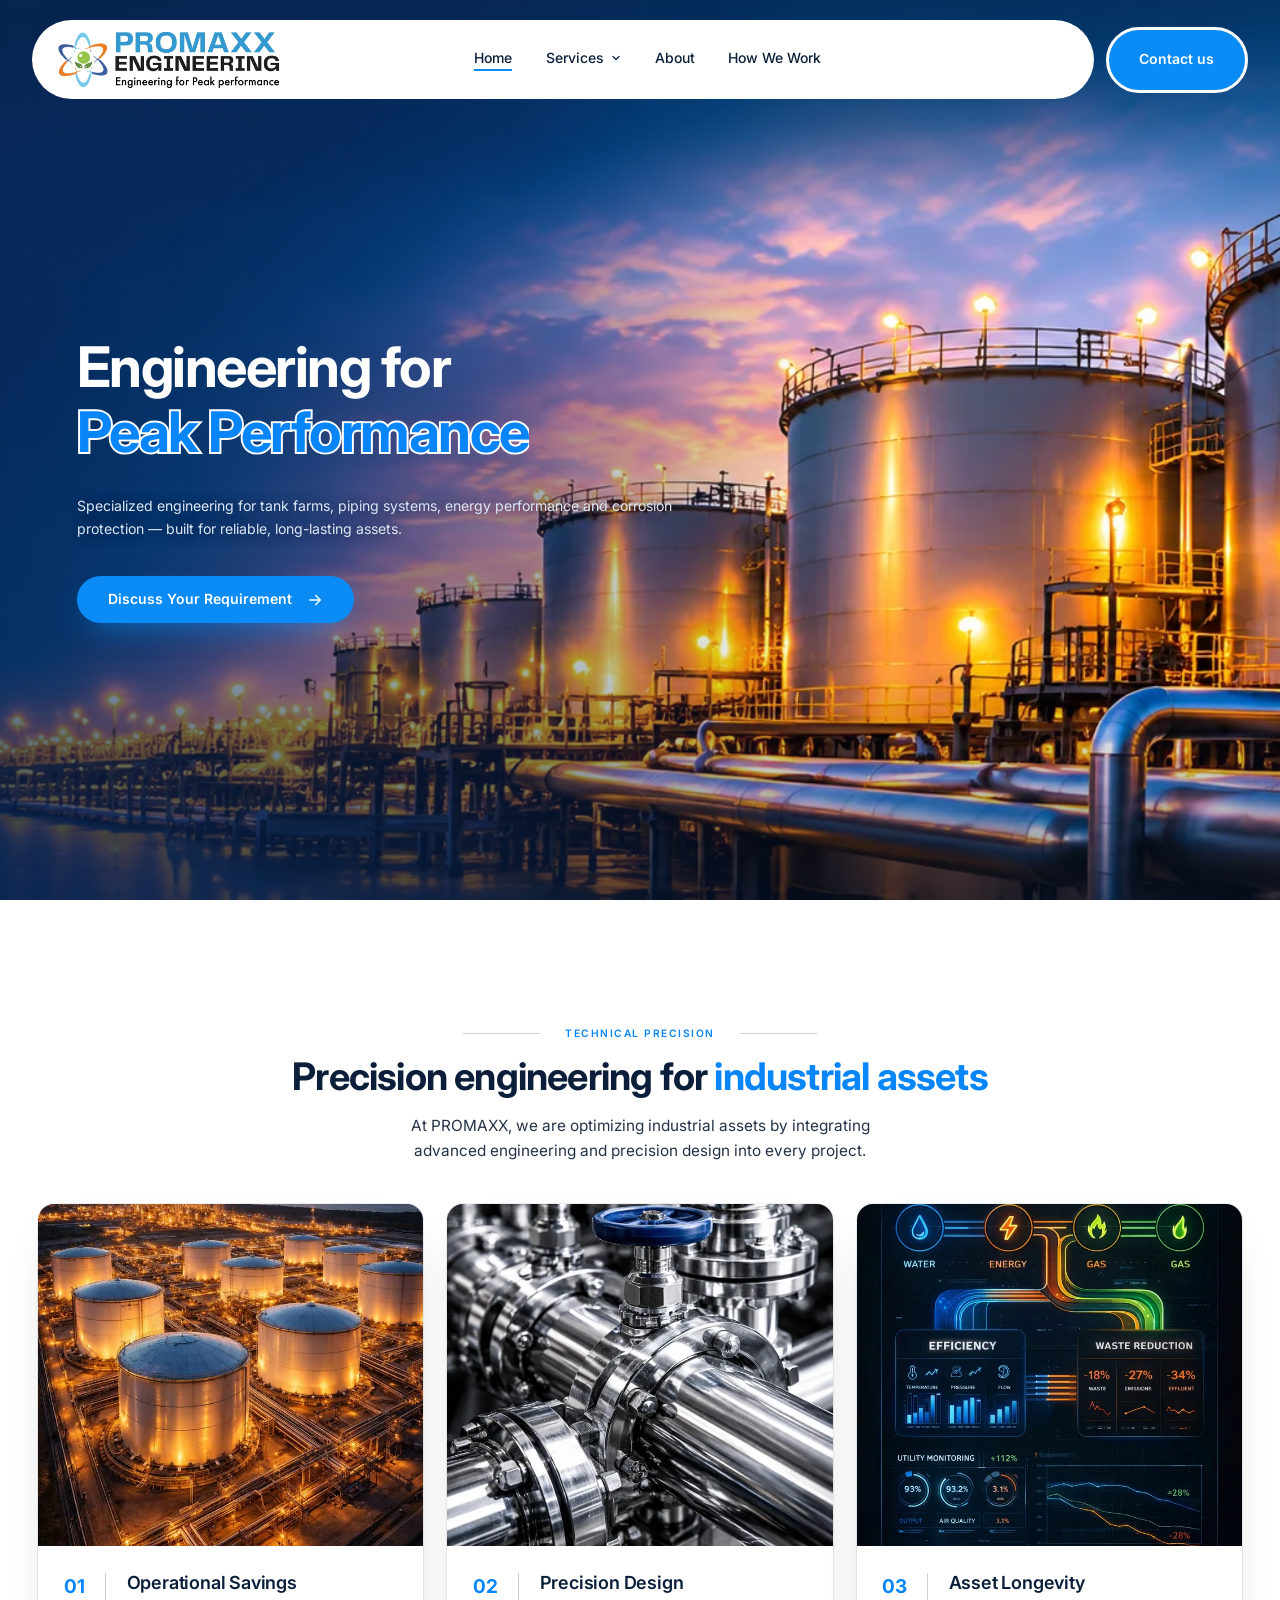
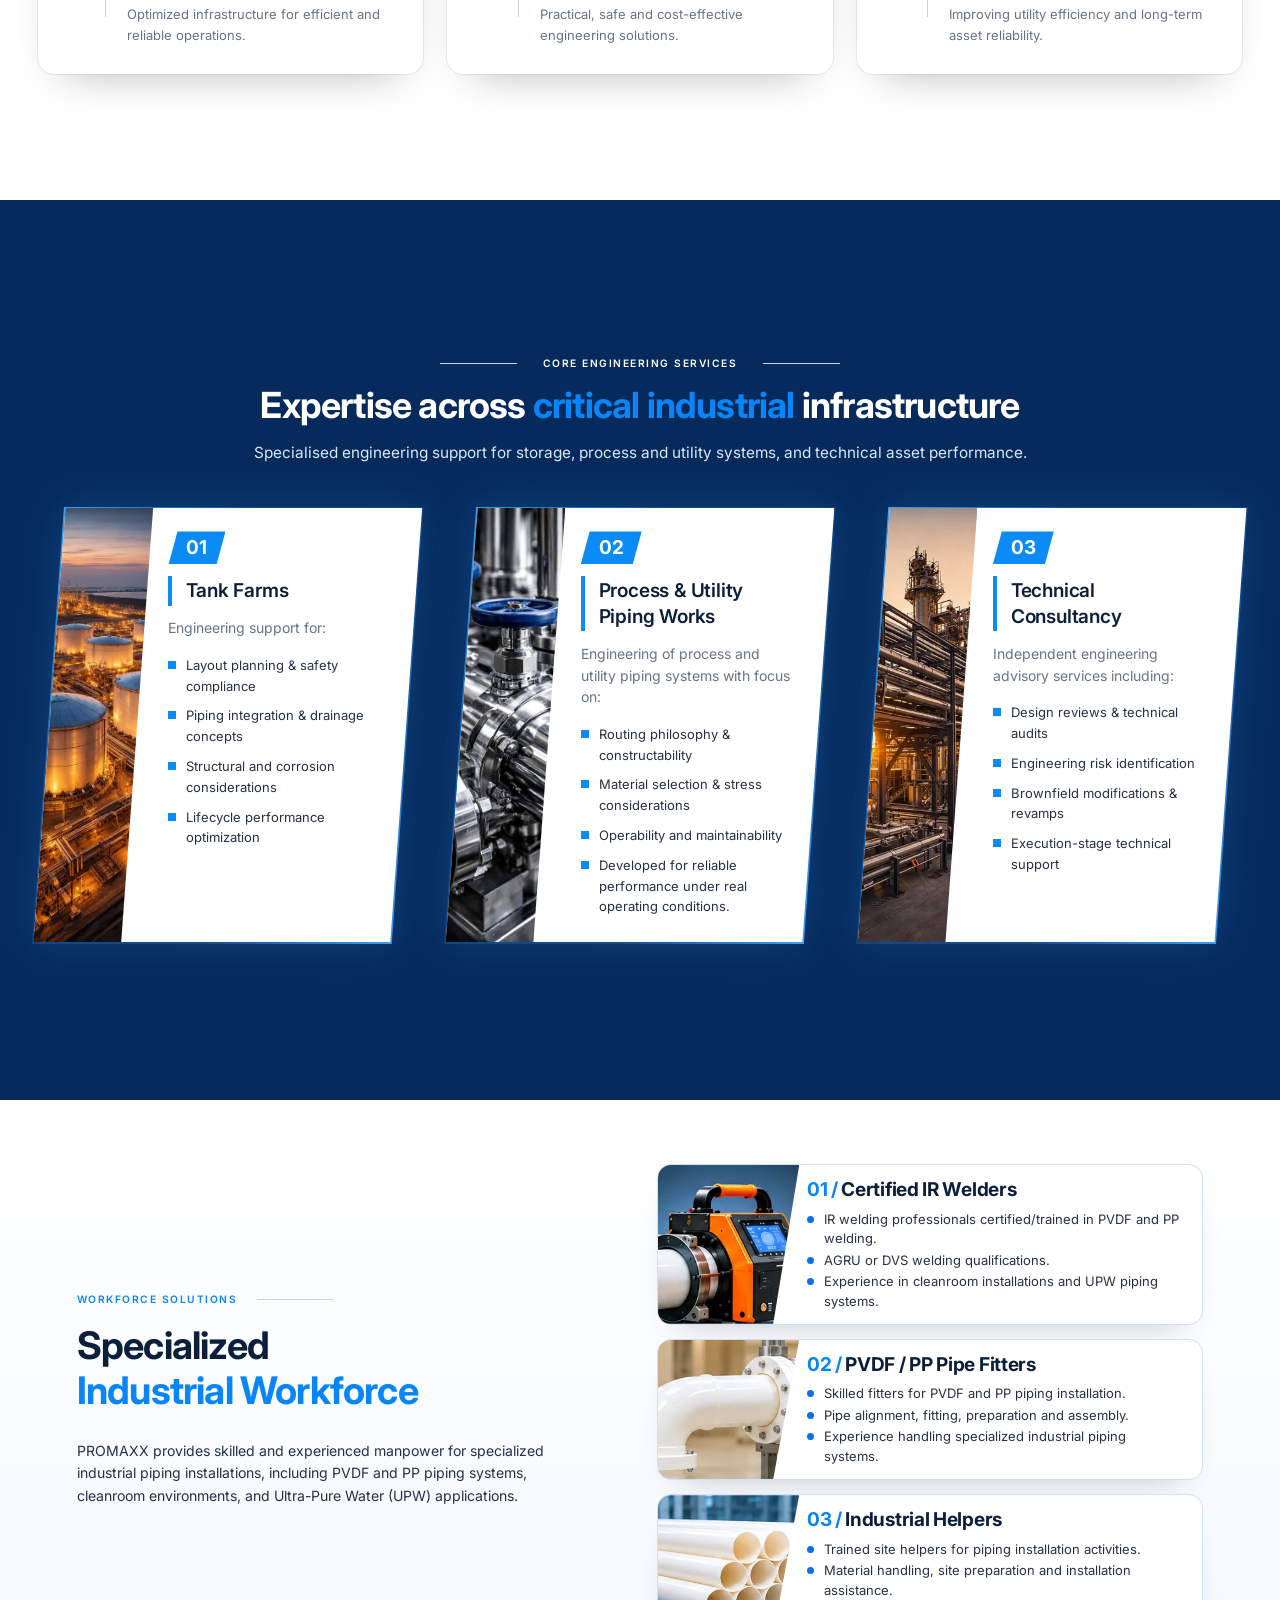
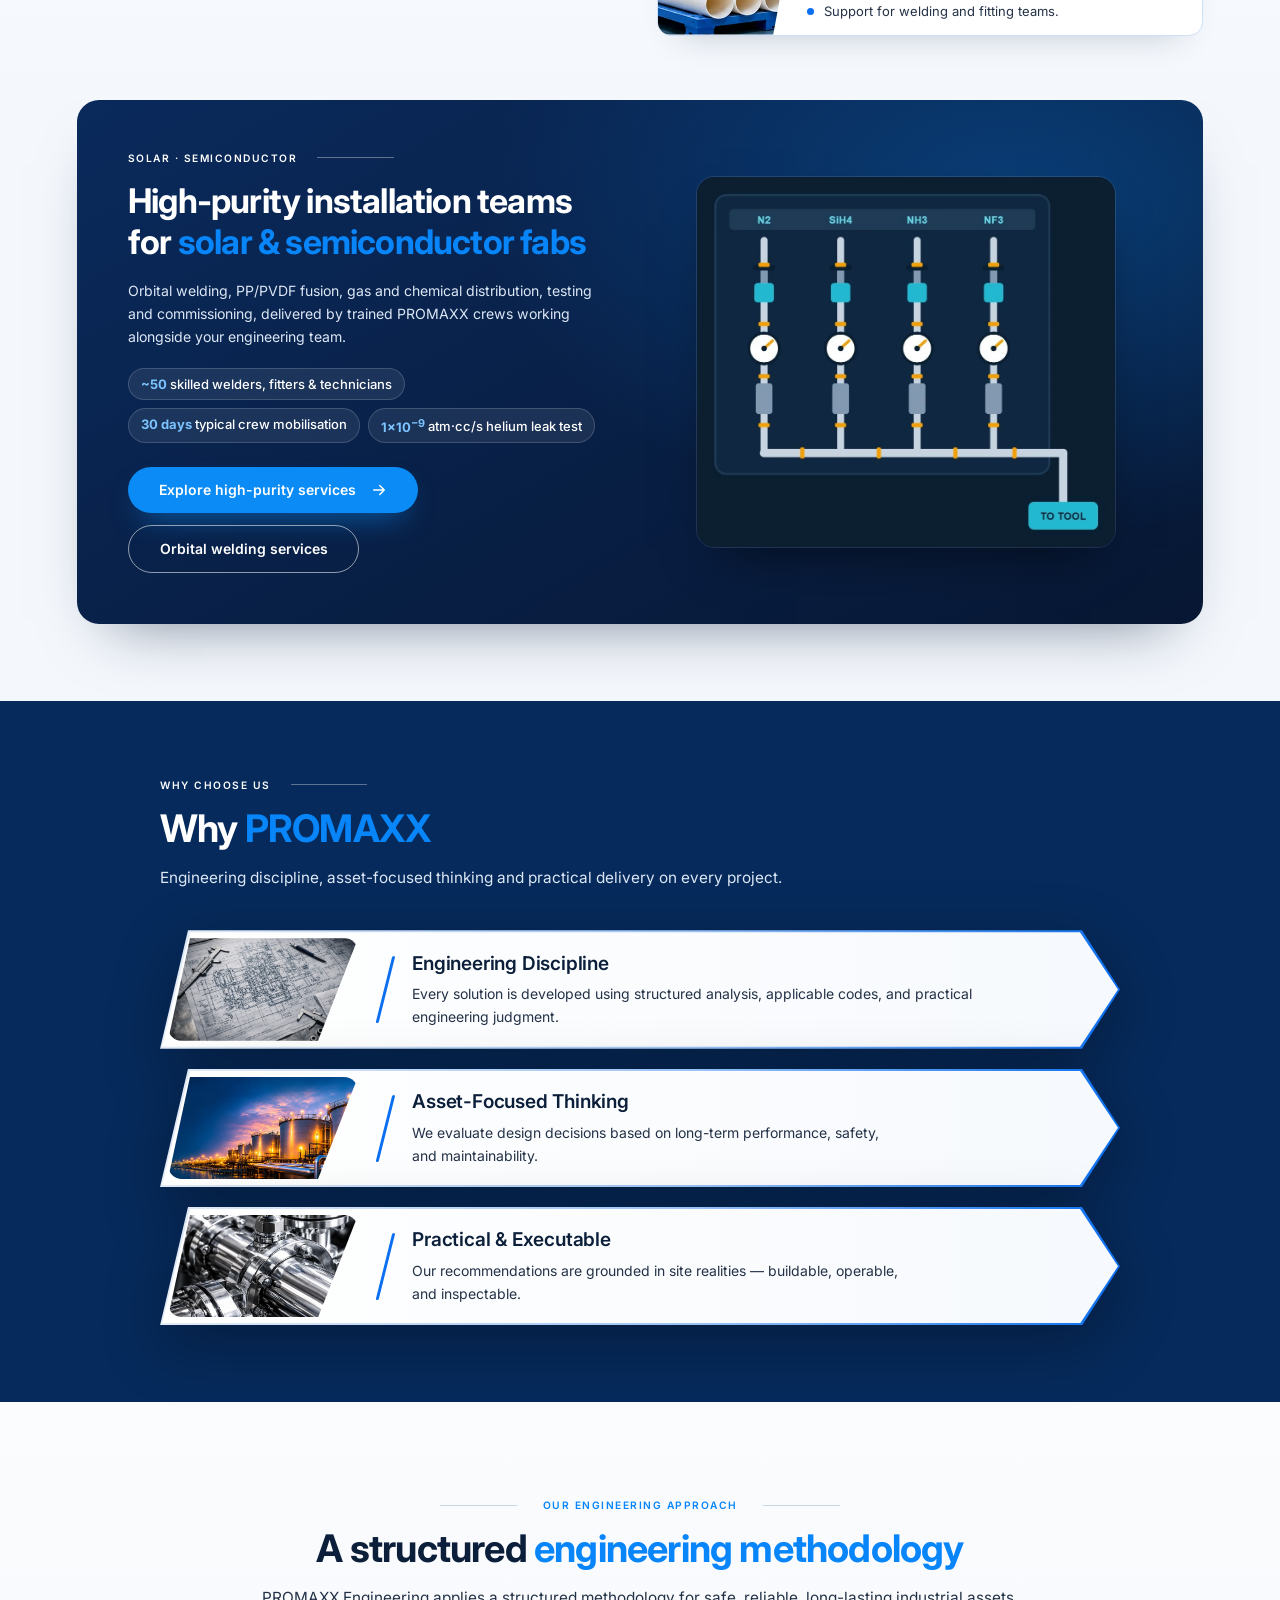
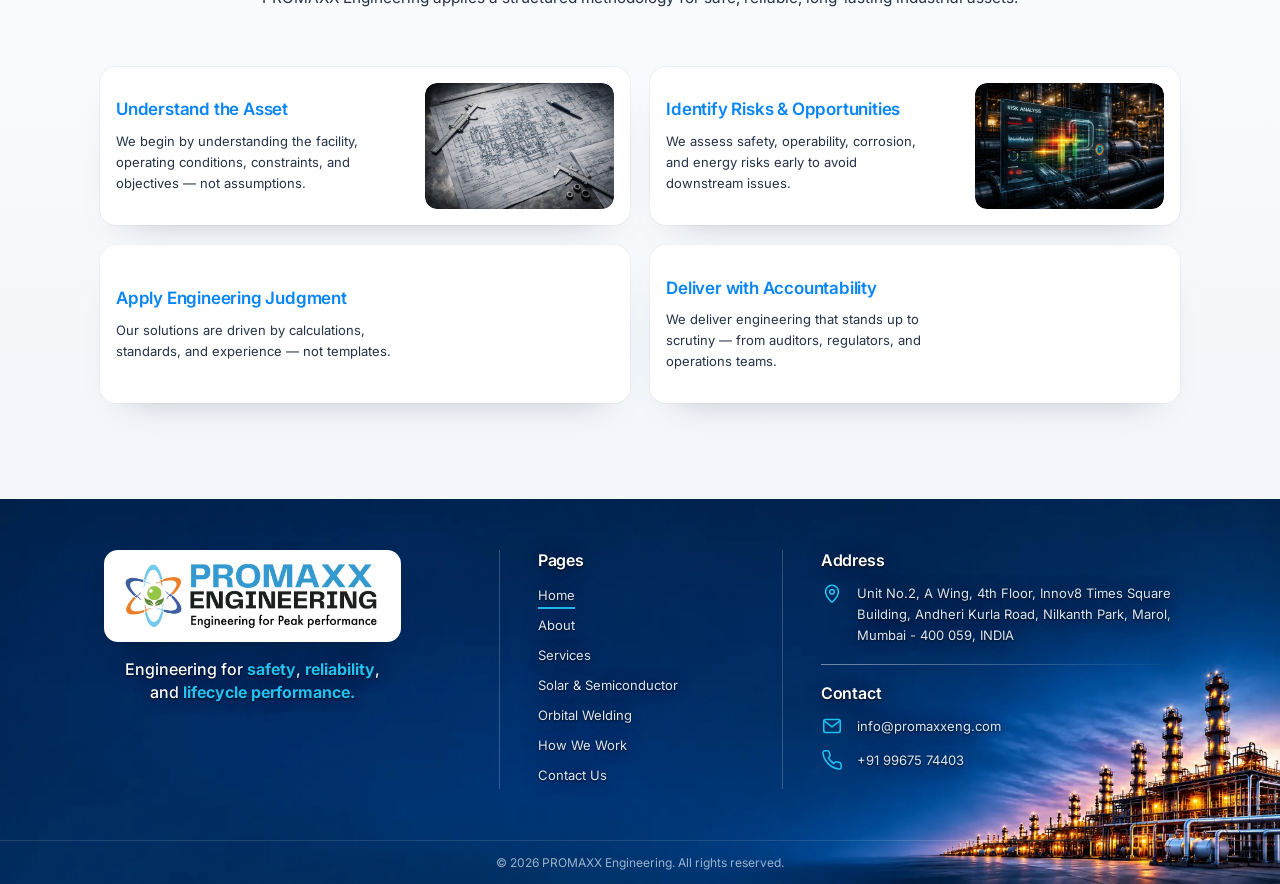
<file: docs/index.html>
<!DOCTYPE html>
<html lang="en">
<head>
<meta charset="utf-8">
<meta name="viewport" content="width=device-width, initial-scale=1">
<title>PROMAXX Engineering | Engineering for Peak Performance</title>
<meta name="description" content="PROMAXX Engineering delivers specialised engineering for tank farms, process and utility piping, technical consultancy and skilled industrial workforce — built for safe, reliable, long-lasting assets. Mumbai, India.">
<meta name="theme-color" content="#062a5b">
<link rel="canonical" href="https://promaxxeng.com/">
<meta property="og:type" content="website">
<meta property="og:site_name" content="PROMAXX Engineering">
<meta property="og:title" content="PROMAXX Engineering | Engineering for Peak Performance">
<meta property="og:description" content="Specialised engineering for tank farms, piping systems, energy performance and corrosion protection — built for reliable, long-lasting assets.">
<meta property="og:url" content="https://promaxxeng.com/">
<meta property="og:image" content="https://promaxxeng.com/og-image.jpg">
<meta property="og:image:width" content="1200">
<meta property="og:image:height" content="630">
<meta name="twitter:card" content="summary_large_image">
<link rel="icon" href="favicon.ico" sizes="any">
<link rel="icon" href="favicon-32.png" type="image/png" sizes="32x32">
<link rel="apple-touch-icon" href="apple-touch-icon.png">
<link rel="manifest" href="site.webmanifest">
<link rel="preconnect" href="https://fonts.googleapis.com">
<link rel="preconnect" href="https://fonts.gstatic.com" crossorigin>
<link href="https://fonts.googleapis.com/css2?family=Inter:wght@400;500;600;700;800&display=swap" rel="stylesheet">
<link rel="preload" as="image" href="img/home-hero-tanks-hd.webp" fetchpriority="high">
<link rel="stylesheet" href="css/style.css">
<script>
  (function (d) {
    if (window.matchMedia && !matchMedia('(prefers-reduced-motion: reduce)').matches && 'IntersectionObserver' in window) {
      d.documentElement.classList.add('motion');
      setTimeout(function () { if (!window.__promaxx) d.documentElement.classList.remove('motion'); }, 4000);
    }
  })(document);
</script>
<script type="application/ld+json">
{
  "@context": "https://schema.org",
  "@type": "ProfessionalService",
  "name": "PROMAXX Engineering",
  "slogan": "Engineering for Peak Performance",
  "url": "https://promaxxeng.com/",
  "logo": "https://promaxxeng.com/img/promaxx-logo.png",
  "image": "https://promaxxeng.com/og-image.jpg",
  "email": "info@promaxxeng.com",
  "telephone": "+91 99675 74403",
  "address": {
    "@type": "PostalAddress",
    "streetAddress": "Unit No.2, A Wing, 4th Floor, Innov8 Times Square Building, Andheri Kurla Road, Nilkanth Park, Marol",
    "addressLocality": "Mumbai",
    "postalCode": "400059",
    "addressRegion": "Maharashtra",
    "addressCountry": "IN"
  }
}
</script>
</head>
<body class="page-home">
<a class="skip-link" href="#main">Skip to content</a>
<div class="page">

<!-- ============================== HERO ============================== -->
<header class="hero hero-home" data-parallax-root>
  <div class="hero-media">
    <div class="slot kenburns" data-parallax>
      <img src="img/home-hero-tanks-hd.webp" width="2172" height="724" alt="Illuminated storage tank farm at dusk" fetchpriority="high" decoding="async">
    </div>
  </div>
  <div class="hero-light" aria-hidden="true"></div>
  <div class="hero-shade" aria-hidden="true"></div>

  <nav class="nav" data-reveal="fade" aria-label="Main">
    <div class="nav-pill">
      <a class="nav-logo" data-reveal="up" data-reveal-delay="100" href="/" aria-label="PROMAXX Engineering home">
        <img src="img/promaxx-logo.webp" width="869" height="216" alt="PROMAXX Engineering — Engineering for Peak performance">
      </a>
      <div class="nav-links" data-reveal-stagger="up" data-reveal-delay="200" data-reveal-step="100">
        <a href="/" aria-current="page">Home</a>
        <div class="nav-dd">
          <button class="nav-dd-btn" type="button" aria-expanded="false" aria-controls="dd-services">Services<svg width="12" height="12" viewBox="0 0 24 24" fill="none" stroke="currentColor" stroke-width="2.4" stroke-linecap="round" stroke-linejoin="round" aria-hidden="true"><path d="M6 9l6 6 6-6"/></svg></button>
          <div class="nav-dd-panel" id="dd-services">
            <a href="#services"><b>Core engineering</b><span>Tank farms, process piping, consultancy</span></a>
            <a href="/solar-semiconductor"><b>Solar &amp; Semiconductor</b><span>High-purity installation teams</span></a>
            <a href="/orbital-welding"><b>Orbital Welding</b><span>UHP gas lines and EP tubing</span></a>
          </div>
        </div>
        <a href="#why">About</a>
        <a href="#approach">How We Work</a>
      </div>
      <button class="nav-burger" type="button" aria-label="Open menu" aria-expanded="false" aria-controls="mobile-menu">
        <span></span><span></span><span></span>
      </button>
    </div>
    <a class="nav-cta" data-reveal="scale" data-reveal-delay="450" href="/contact">Contact us</a>
  </nav>
  <div class="mobile-menu" id="mobile-menu">
    <a href="/" aria-current="page">Home</a>
    <span class="mm-label">Services</span>
    <a class="mm-sub" href="#services">Core engineering</a>
    <a class="mm-sub" href="/solar-semiconductor">Solar &amp; Semiconductor</a>
    <a class="mm-sub" href="/orbital-welding">Orbital Welding</a>
    <a href="#why">About</a>
    <a href="#approach">How We Work</a>
    <a class="mm-cta" href="/contact">Contact us</a>
  </div>

  <div class="hero-body">
    <h1 class="hv hv-blue static">
      <span class="line"><span data-mask="200">Engineering for</span></span>
      <span class="line"><span data-mask="450" class="accent">Peak Performance</span></span>
    </h1>
    <p class="hero-text hv hv-white" data-reveal="up" data-reveal-delay="700">Specialized engineering for tank farms, piping systems, energy performance and corrosion protection — built for reliable, long-lasting assets.</p>
    <a class="btn-primary hc" data-reveal="up" data-reveal-delay="900" href="/contact">Discuss Your Requirement<svg class="arrow" width="18" height="18" viewBox="0 0 24 24" fill="none" stroke="currentColor" stroke-width="2" stroke-linecap="round" stroke-linejoin="round" aria-hidden="true"><path d="M5 12h14M13 6l6 6-6 6"/></svg></a>
  </div>
</header>

<main id="main">

<!-- ============================== INTRO ============================== -->
<section class="intro" aria-labelledby="intro-title">
  <div class="eyebrow" data-reveal="up"><span class="ln"></span><span class="lbl">TECHNICAL PRECISION</span><span class="ln"></span></div>
  <h2 class="h2" id="intro-title" data-reveal="up" data-reveal-delay="100">Precision engineering for <span class="accent">industrial assets</span></h2>
  <p class="lead" data-reveal="up" data-reveal-delay="200">At PROMAXX, we are optimizing industrial assets by integrating advanced engineering and precision design into every project.</p>

  <div class="intro-grid" data-reveal-stagger="up" data-reveal-step="150">
    <article class="intro-card hc">
      <div class="media" data-reveal="scale" data-reveal-delay="100"><div class="slot ambient zoom"><img src="img/tank-farm-aerial.webp" width="683" height="1024" alt="Aerial view of an industrial tank farm" loading="lazy" decoding="async"></div></div>
      <div class="body">
        <span class="num" data-reveal="up" data-reveal-delay="250">01</span>
        <span class="sep" aria-hidden="true"></span>
        <div class="txt">
          <h3 class="hv hv-blue static">Operational Savings</h3>
          <p class="hv hv-blue">Optimized infrastructure for efficient and reliable operations.</p>
        </div>
      </div>
    </article>
    <article class="intro-card hc">
      <div class="media" data-reveal="scale" data-reveal-delay="100"><div class="slot ambient zoom"><img src="img/process-piping.webp" width="683" height="1024" alt="Stainless process piping and valves" loading="lazy" decoding="async"></div></div>
      <div class="body">
        <span class="num" data-reveal="up" data-reveal-delay="250">02</span>
        <span class="sep" aria-hidden="true"></span>
        <div class="txt">
          <h3 class="hv hv-blue static">Precision Design</h3>
          <p class="hv hv-blue">Practical, safe and cost-effective engineering solutions.</p>
        </div>
      </div>
    </article>
    <article class="intro-card hc">
      <div class="media" data-reveal="scale" data-reveal-delay="100"><div class="slot ambient zoom"><img src="img/utility-flow.webp" width="683" height="1024" alt="Utility efficiency monitoring dashboard" loading="lazy" decoding="async"></div></div>
      <div class="body">
        <span class="num" data-reveal="up" data-reveal-delay="250">03</span>
        <span class="sep" aria-hidden="true"></span>
        <div class="txt">
          <h3 class="hv hv-blue static">Asset Longevity</h3>
          <p class="hv hv-blue">Improving utility efficiency and long-term asset reliability.</p>
        </div>
      </div>
    </article>
  </div>
</section>

<!-- ============================== SERVICES ============================== -->
<section class="services" id="services" aria-labelledby="services-title">
  <div class="services-inner">
    <div class="eyebrow on-dark" data-reveal="up"><span class="ln"></span><span class="lbl">CORE ENGINEERING SERVICES</span><span class="ln"></span></div>
    <h2 class="h2 hv hv-blue static" id="services-title" data-reveal="up" data-reveal-delay="100">Expertise across <span class="accent">critical industrial</span> infrastructure</h2>
    <p class="lead hv hv-white" data-reveal="up" data-reveal-delay="200">Specialised engineering support for storage, process and utility systems, and technical asset performance.</p>

    <div class="svc-grid" data-reveal-stagger="up" data-reveal-delay="250" data-reveal-step="150">
      <article class="svc-card hc">
        <div class="svc-frame">
          <div class="svc-panel">
            <div class="svc-media"><div class="slot ambient zoom" data-reveal="mask-x" data-reveal-delay="150"><img src="img/tank-farm-aerial.webp" width="683" height="1024" alt="Tank farm at dusk" loading="lazy" decoding="async"></div></div>
            <div class="svc-body">
              <span class="svc-num" data-reveal="up" data-reveal-delay="250">01</span>
              <h3 class="hv hv-blue static" data-reveal="fade" data-reveal-delay="350">Tank Farms</h3>
              <p class="hv hv-blue">Engineering support for:</p>
              <ul class="svc-list" data-reveal-stagger="up" data-reveal-delay="450" data-reveal-step="80">
                <li class="hv hv-blue">Layout planning &amp; safety compliance</li>
                <li class="hv hv-blue">Piping integration &amp; drainage concepts</li>
                <li class="hv hv-blue">Structural and corrosion considerations</li>
                <li class="hv hv-blue">Lifecycle performance optimization</li>
              </ul>
            </div>
          </div>
        </div>
      </article>
      <article class="svc-card hc">
        <div class="svc-frame">
          <div class="svc-panel">
            <div class="svc-media"><div class="slot ambient zoom" data-reveal="mask-x" data-reveal-delay="150"><img src="img/process-piping.webp" width="683" height="1024" alt="Process piping and valve" loading="lazy" decoding="async"></div></div>
            <div class="svc-body">
              <span class="svc-num" data-reveal="up" data-reveal-delay="250">02</span>
              <h3 class="hv hv-blue static" data-reveal="fade" data-reveal-delay="350">Process &amp; Utility Piping Works</h3>
              <p class="hv hv-blue">Engineering of process and utility piping systems with focus on:</p>
              <ul class="svc-list" data-reveal-stagger="up" data-reveal-delay="450" data-reveal-step="80">
                <li class="hv hv-blue">Routing philosophy &amp; constructability</li>
                <li class="hv hv-blue">Material selection &amp; stress considerations</li>
                <li class="hv hv-blue">Operability and maintainability</li>
                <li class="hv hv-blue">Developed for reliable performance under real operating conditions.</li>
              </ul>
            </div>
          </div>
        </div>
      </article>
      <article class="svc-card hc">
        <div class="svc-frame">
          <div class="svc-panel">
            <div class="svc-media"><div class="slot ambient zoom" data-reveal="mask-x" data-reveal-delay="150"><img src="img/pipe-rack-dusk.webp" width="1024" height="683" alt="Refinery towers and pipe rack at dusk" loading="lazy" decoding="async"></div></div>
            <div class="svc-body">
              <span class="svc-num" data-reveal="up" data-reveal-delay="250">03</span>
              <h3 class="hv hv-blue static" data-reveal="fade" data-reveal-delay="350">Technical Consultancy</h3>
              <p class="hv hv-blue">Independent engineering advisory services including:</p>
              <ul class="svc-list" data-reveal-stagger="up" data-reveal-delay="450" data-reveal-step="80">
                <li class="hv hv-blue">Design reviews &amp; technical audits</li>
                <li class="hv hv-blue">Engineering risk identification</li>
                <li class="hv hv-blue">Brownfield modifications &amp; revamps</li>
                <li class="hv hv-blue">Execution-stage technical support</li>
              </ul>
            </div>
          </div>
        </div>
      </article>
    </div>
  </div>
</section>

<!-- ============================== WORKFORCE ============================== -->
<section class="workforce" id="workforce" aria-labelledby="wf-title">
  <div class="wf-grid">
    <div class="wf-intro" data-reveal="up">
      <div class="eyebrow start"><span class="lbl">WORKFORCE SOLUTIONS</span><span class="ln"></span></div>
      <h2 class="h2 hv hv-blue static" id="wf-title">Specialized<br><span class="accent">Industrial Workforce</span></h2>
      <p class="hv hv-blue">PROMAXX provides skilled and experienced manpower for specialized industrial piping installations, including PVDF and PP piping systems, cleanroom environments, and Ultra-Pure Water (UPW) applications.</p>
    </div>
    <div class="wf-cards" data-reveal-stagger="right" data-reveal-delay="120">
      <article class="wf-card hc">
        <div class="wf-media"><div class="slot ambient zoom"><img src="img/workforce-welder.webp" width="400" height="252" alt="IR welding machine joining PVDF pipe" loading="lazy" decoding="async"></div></div>
        <div class="wf-body">
          <h3 class="hv hv-blue static"><span class="accent">01 /</span> Certified IR Welders</h3>
          <ul class="wf-list">
            <li>IR welding professionals certified/trained in PVDF and PP welding.</li>
            <li>AGRU or DVS welding qualifications.</li>
            <li>Experience in cleanroom installations and UPW piping systems.</li>
          </ul>
        </div>
      </article>
      <article class="wf-card hc">
        <div class="wf-media"><div class="slot ambient zoom"><img src="img/workforce-fitter.webp" width="450" height="232" alt="PVDF pipe fitting and flange assembly" loading="lazy" decoding="async"></div></div>
        <div class="wf-body">
          <h3 class="hv hv-blue static"><span class="accent">02 /</span> PVDF / PP Pipe Fitters</h3>
          <ul class="wf-list">
            <li>Skilled fitters for PVDF and PP piping installation.</li>
            <li>Pipe alignment, fitting, preparation and assembly.</li>
            <li>Experience handling specialized industrial piping systems.</li>
          </ul>
        </div>
      </article>
      <article class="wf-card hc">
        <div class="wf-media"><div class="slot ambient zoom"><img src="img/workforce-pipes.webp" width="500" height="252" alt="Stacked PP pipes on a pallet" loading="lazy" decoding="async"></div></div>
        <div class="wf-body">
          <h3 class="hv hv-blue static"><span class="accent">03 /</span> Industrial Helpers</h3>
          <ul class="wf-list">
            <li>Trained site helpers for piping installation activities.</li>
            <li>Material handling, site preparation and installation assistance.</li>
            <li>Support for welding and fitting teams.</li>
          </ul>
        </div>
      </article>
    </div>
  </div>
</section>

<!-- ============================== HIGH-PURITY TEASER ============================== -->
<section class="hp-teaser" aria-labelledby="hp-teaser-title">
  <div class="hp-teaser-card" data-reveal="up">
    <div class="hp-teaser-txt">
      <div class="eyebrow start on-dark on-dark-soft"><span class="lbl">SOLAR · SEMICONDUCTOR</span><span class="ln"></span></div>
      <h2 class="h2" id="hp-teaser-title">High-purity installation teams for <span class="accent">solar &amp; semiconductor fabs</span></h2>
      <p>Orbital welding, PP/PVDF fusion, gas and chemical distribution, testing and commissioning, delivered by trained PROMAXX crews working alongside your engineering team.</p>
      <ul class="hp-chips">
        <li><b>~50</b> skilled welders, fitters &amp; technicians</li>
        <li><b>30 days</b> typical crew mobilisation</li>
        <li><b>1×10<sup>−9</sup></b> atm·cc/s helium leak test</li>
      </ul>
      <div class="btn-row">
        <a class="btn-primary hc" href="/solar-semiconductor">Explore high-purity services<svg class="arrow" width="18" height="18" viewBox="0 0 24 24" fill="none" stroke="currentColor" stroke-width="2" stroke-linecap="round" stroke-linejoin="round" aria-hidden="true"><path d="M5 12h14M13 6l6 6-6 6"/></svg></a>
        <a class="btn-outline teaser-orbital" href="/orbital-welding">Orbital welding services</a>
      </div>
    </div>
    <div class="hp-teaser-media"><img src="img/hp-gas-panel.webp" width="980" height="867" alt="Illustration of a gas distribution panel feeding process gas lines to a tool" loading="lazy" decoding="async"></div>
  </div>
</section>

<!-- ============================== WHY ============================== -->
<section class="why" id="why" aria-labelledby="why-title">
  <div class="why-inner">
    <div class="why-head" data-reveal="up">
      <div class="eyebrow start on-dark on-dark-soft"><span class="lbl">WHY CHOOSE US</span><span class="ln"></span></div>
      <h2 class="h2 hv hv-sky static" id="why-title">Why <span class="accent">PROMAXX</span></h2>
      <p class="lead">Engineering discipline, asset-focused thinking and practical delivery on every project.</p>
    </div>
    <div class="why-list" data-reveal-stagger="up" data-reveal-delay="120">
      <article class="why-card hc">
        <div class="why-frame"><div class="why-panel">
          <div class="why-media"><div class="slot ambient zoom"><img src="img/understand-asset.webp" width="1200" height="800" alt="Engineering blueprints and drawing tools" loading="lazy" decoding="async"></div></div>
          <span class="why-bar" aria-hidden="true"></span>
          <div class="why-txt">
            <h3 class="hv hv-blue static">Engineering Discipline</h3>
            <p class="hv hv-blue">Every solution is developed using structured analysis, applicable codes, and practical engineering judgment.</p>
          </div>
        </div></div>
      </article>
      <article class="why-card hc">
        <div class="why-frame"><div class="why-panel">
          <div class="why-media"><div class="slot ambient zoom"><img src="img/home-hero-tanks-hd.webp" width="2172" height="724" alt="Storage tanks at dusk" loading="lazy" decoding="async"></div></div>
          <span class="why-bar" aria-hidden="true"></span>
          <div class="why-txt">
            <h3 class="hv hv-blue static">Asset-Focused Thinking</h3>
            <p class="hv hv-blue">We evaluate design decisions based on long-term performance, safety, and maintainability.</p>
          </div>
        </div></div>
      </article>
      <article class="why-card hc">
        <div class="why-frame"><div class="why-panel">
          <div class="why-media"><div class="slot ambient zoom"><img src="img/process-piping.webp" width="683" height="1024" alt="Process piping" loading="lazy" decoding="async"></div></div>
          <span class="why-bar" aria-hidden="true"></span>
          <div class="why-txt">
            <h3 class="hv hv-blue static">Practical &amp; Executable</h3>
            <p class="hv hv-blue">Our recommendations are grounded in site realities — buildable, operable, and inspectable.</p>
          </div>
        </div></div>
      </article>
    </div>
  </div>
</section>

<!-- ============================== APPROACH ============================== -->
<section class="approach" id="approach" aria-labelledby="ap-title">
  <div class="eyebrow" data-reveal="up"><span class="ln"></span><span class="lbl">OUR ENGINEERING APPROACH</span><span class="ln"></span></div>
  <h2 class="h2" id="ap-title" data-reveal="up" data-reveal-delay="100">A structured <span class="accent">engineering methodology</span></h2>
  <p class="lead" data-reveal="up" data-reveal-delay="200">PROMAXX Engineering applies a structured methodology for safe, reliable, long-lasting industrial assets.</p>
  <div class="ap-grid" data-reveal-stagger="up" data-reveal-delay="150">
    <article class="ap-card hc">
      <div class="ap-txt">
        <h3 class="hv hv-ink static">Understand the Asset</h3>
        <p class="hv hv-blue">We begin by understanding the facility, operating conditions, constraints, and objectives — not assumptions.</p>
      </div>
      <div class="ap-media"><div class="slot r12 ambient zoom"><img src="img/understand-asset.webp" width="1200" height="800" alt="Engineering drawings" loading="lazy" decoding="async"></div></div>
    </article>
    <article class="ap-card hc">
      <div class="ap-txt">
        <h3 class="hv hv-ink static">Identify Risks &amp; Opportunities</h3>
        <p class="hv hv-blue">We assess safety, operability, corrosion, and energy risks early to avoid downstream issues.</p>
      </div>
      <div class="ap-media"><div class="slot r12 ambient zoom"><img src="img/identify-risks.webp" width="1200" height="800" alt="Risk analysis on a digital screen" loading="lazy" decoding="async"></div></div>
    </article>
    <article class="ap-card hc">
      <div class="ap-txt">
        <h3 class="hv hv-ink static">Apply Engineering Judgment</h3>
        <p class="hv hv-blue">Our solutions are driven by calculations, standards, and experience — not templates.</p>
      </div>
      <div class="ap-media"><div class="slot r12 ambient zoom"><img src="img/engineering-judgment.webp" width="1200" height="800" alt="Engineer reviewing plans" loading="lazy" decoding="async"></div></div>
    </article>
    <article class="ap-card hc">
      <div class="ap-txt">
        <h3 class="hv hv-ink static">Deliver with Accountability</h3>
        <p class="hv hv-blue">We deliver engineering that stands up to scrutiny — from auditors, regulators, and operations teams.</p>
      </div>
      <div class="ap-media"><div class="slot r12 ambient zoom"><img src="img/deliver-accountability.webp" width="1200" height="654" alt="Approved engineering document" loading="lazy" decoding="async"></div></div>
    </article>
  </div>
</section>

</main>

<!-- ============================== FOOTER ============================== -->
<footer class="footer" id="footer">
  <div class="footer-wrap">
    <div class="footer-bg" aria-hidden="true"></div>
    <div class="footer-inner" data-reveal="up">
      <div class="f-brand">
        <div class="f-logo"><img src="img/promaxx-logo.webp" width="869" height="216" alt="PROMAXX Engineering — Engineering for Peak performance" loading="lazy"></div>
        <p class="f-tag hv hv-white">Engineering for <b>safety</b>, <b>reliability</b>, and <b>lifecycle performance.</b></p>
      </div>
      <div class="f-col f-pages">
        <h4 class="hv hv-cyan static">Pages</h4>
        <div class="f-links">
          <a href="/" aria-current="page">Home</a>
          <a href="#why">About</a>
          <a href="#services">Services</a>
          <a href="/solar-semiconductor">Solar &amp; Semiconductor</a>
          <a href="/orbital-welding">Orbital Welding</a>
          <a href="#approach">How We Work</a>
          <a href="/contact">Contact Us</a>
        </div>
      </div>
      <div class="f-col f-contact">
        <div class="f-group">
          <h4 class="hv hv-cyan static">Address</h4>
          <div class="f-row"><svg class="f-ico" width="22" height="22" viewBox="0 0 24 24" fill="none" stroke-width="1.7" stroke-linecap="round" stroke-linejoin="round" aria-hidden="true"><path d="M12 21s-7-6.2-7-11.5A7 7 0 0 1 19 9.5C19 14.8 12 21 12 21z"/><circle cx="12" cy="9.5" r="2.5"/></svg><p class="hv hv-white">Unit No.2, A Wing, 4th Floor, Innov8 Times Square Building, Andheri Kurla Road, Nilkanth Park, Marol, Mumbai - 400 059, INDIA</p></div>
        </div>
        <span class="f-rule" aria-hidden="true"></span>
        <div class="f-group">
          <h4 class="hv hv-cyan static">Contact</h4>
          <a class="f-link" href="mailto:info@promaxxeng.com"><svg class="f-ico" width="22" height="22" viewBox="0 0 24 24" fill="none" stroke-width="1.7" stroke-linecap="round" stroke-linejoin="round" aria-hidden="true"><rect x="3" y="5" width="18" height="14" rx="2"/><path d="M3.5 6.5l8.5 6.5 8.5-6.5"/></svg>info@promaxxeng.com</a>
          <a class="f-link" href="tel:+919967574403"><svg class="f-ico" width="22" height="22" viewBox="0 0 24 24" fill="none" stroke-width="1.7" stroke-linecap="round" stroke-linejoin="round" aria-hidden="true"><path d="M22 16.9v3a2 2 0 0 1-2.2 2 19.8 19.8 0 0 1-8.6-3.1 19.5 19.5 0 0 1-6-6A19.8 19.8 0 0 1 2.1 4.2 2 2 0 0 1 4.1 2h3a2 2 0 0 1 2 1.7c.1.9.4 1.8.7 2.7a2 2 0 0 1-.5 2.1L8 9.8a16 16 0 0 0 6 6l1.3-1.3a2 2 0 0 1 2.1-.5c.9.3 1.8.6 2.7.7a2 2 0 0 1 1.7 2z"/></svg>+91 99675 74403</a>
        </div>
      </div>
    </div>
    <div class="f-legal"><p>© <span data-year>2026</span> PROMAXX Engineering. All rights reserved.</p></div>
  </div>
</footer>

</div>
<script src="js/main.js" defer></script>
</body>
</html>
</file>
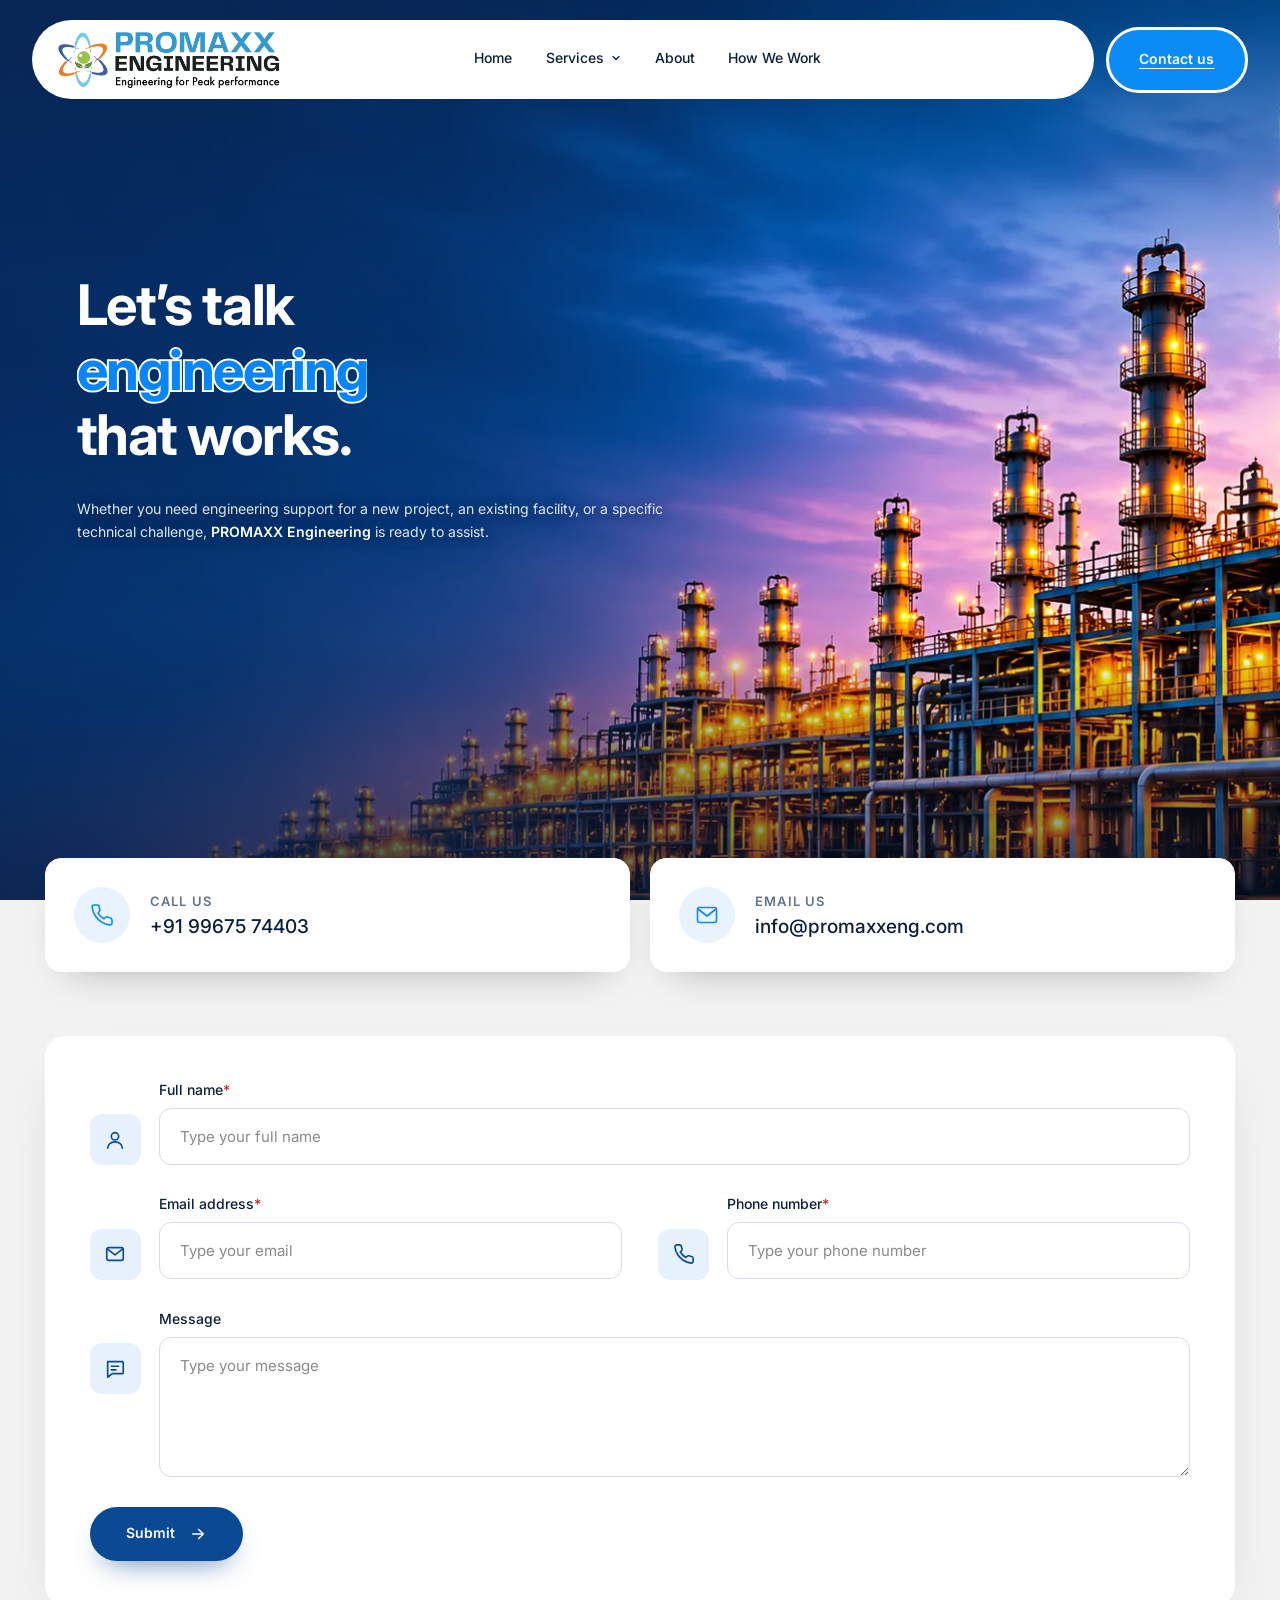
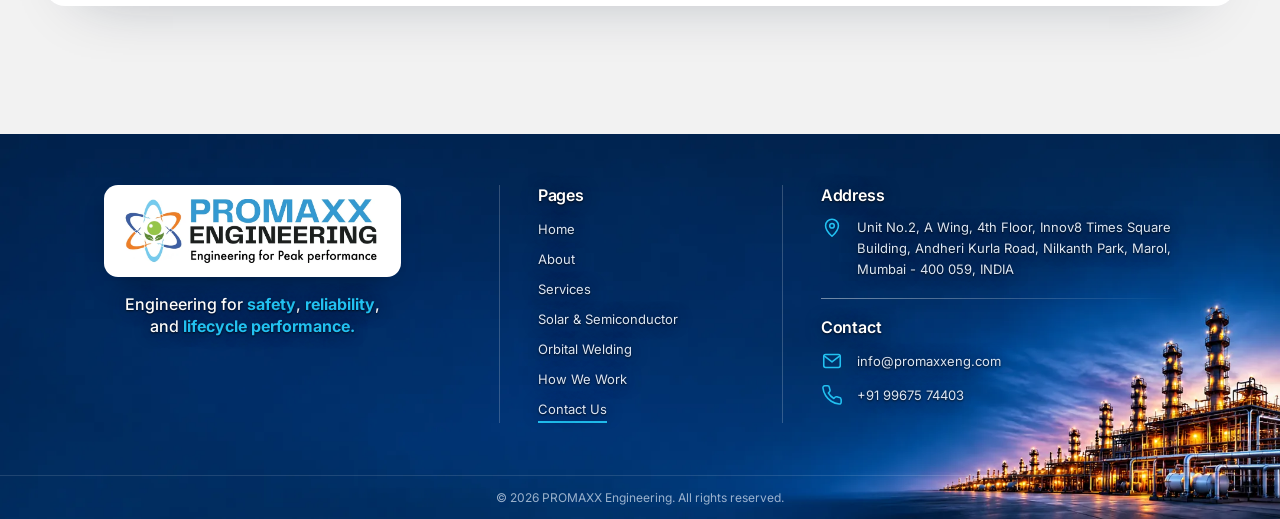
<file: docs/contact.html>
<!DOCTYPE html>
<html lang="en">
<head>
<meta charset="utf-8">
<meta name="viewport" content="width=device-width, initial-scale=1">
<title>Contact Us | PROMAXX Engineering</title>
<meta name="description" content="Talk to PROMAXX Engineering about your tank farm, piping, consultancy or industrial workforce requirement. Call +91 99675 74403 or email info@promaxxeng.com.">
<meta name="theme-color" content="#062a5b">
<link rel="canonical" href="https://promaxxeng.com/contact">
<meta property="og:type" content="website">
<meta property="og:site_name" content="PROMAXX Engineering">
<meta property="og:title" content="Contact PROMAXX Engineering">
<meta property="og:description" content="Whether you need engineering support for a new project, an existing facility, or a specific technical challenge, PROMAXX Engineering is ready to assist.">
<meta property="og:url" content="https://promaxxeng.com/contact">
<meta property="og:image" content="https://promaxxeng.com/og-image.jpg">
<meta property="og:image:width" content="1200">
<meta property="og:image:height" content="630">
<meta name="twitter:card" content="summary_large_image">
<link rel="icon" href="favicon.ico" sizes="any">
<link rel="icon" href="favicon-32.png" type="image/png" sizes="32x32">
<link rel="apple-touch-icon" href="apple-touch-icon.png">
<link rel="manifest" href="site.webmanifest">
<link rel="preconnect" href="https://fonts.googleapis.com">
<link rel="preconnect" href="https://fonts.gstatic.com" crossorigin>
<link href="https://fonts.googleapis.com/css2?family=Inter:wght@400;500;600;700;800&display=swap" rel="stylesheet">
<link rel="preload" as="image" href="img/contact-hero-dusk.webp" fetchpriority="high">
<link rel="stylesheet" href="css/style.css">
<script>
  (function (d) {
    if (window.matchMedia && !matchMedia('(prefers-reduced-motion: reduce)').matches && 'IntersectionObserver' in window) {
      d.documentElement.classList.add('motion');
      setTimeout(function () { if (!window.__promaxx) d.documentElement.classList.remove('motion'); }, 4000);
    }
  })(document);
</script>
</head>
<body class="page-contact">
<a class="skip-link" href="#main">Skip to content</a>
<div class="page">

<!-- ============================== HERO ============================== -->
<header class="hero hero-contact" data-parallax-root>
  <div class="hero-media">
    <div class="slot kenburns" data-parallax>
      <img src="img/contact-hero-dusk.webp" width="1752" height="897" alt="Refinery towers lit up at dusk" fetchpriority="high" decoding="async">
    </div>
  </div>
  <div class="hero-shade" aria-hidden="true"></div>

  <nav class="nav" data-reveal="down" aria-label="Main">
    <div class="nav-pill">
      <a class="nav-logo" data-reveal="scale" data-reveal-delay="100" href="/" aria-label="PROMAXX Engineering home">
        <img src="img/promaxx-logo.webp" width="869" height="216" alt="PROMAXX Engineering — Engineering for Peak performance">
      </a>
      <div class="nav-links" data-reveal-stagger="up" data-reveal-delay="200" data-reveal-step="100">
        <a href="/">Home</a>
        <div class="nav-dd">
          <button class="nav-dd-btn" type="button" aria-expanded="false" aria-controls="dd-services">Services<svg width="12" height="12" viewBox="0 0 24 24" fill="none" stroke="currentColor" stroke-width="2.4" stroke-linecap="round" stroke-linejoin="round" aria-hidden="true"><path d="M6 9l6 6 6-6"/></svg></button>
          <div class="nav-dd-panel" id="dd-services">
            <a href="/#services"><b>Core engineering</b><span>Tank farms, process piping, consultancy</span></a>
            <a href="/solar-semiconductor"><b>Solar &amp; Semiconductor</b><span>High-purity installation teams</span></a>
            <a href="/orbital-welding"><b>Orbital Welding</b><span>UHP gas lines and EP tubing</span></a>
          </div>
        </div>
        <a href="/#why">About</a>
        <a href="/#approach">How We Work</a>
      </div>
      <button class="nav-burger" type="button" aria-label="Open menu" aria-expanded="false" aria-controls="mobile-menu">
        <span></span><span></span><span></span>
      </button>
    </div>
    <a class="nav-cta" data-reveal="scale" data-reveal-delay="450" href="/contact" aria-current="page">Contact us</a>
  </nav>
  <div class="mobile-menu" id="mobile-menu">
    <a href="/">Home</a>
    <span class="mm-label">Services</span>
    <a class="mm-sub" href="/#services">Core engineering</a>
    <a class="mm-sub" href="/solar-semiconductor">Solar &amp; Semiconductor</a>
    <a class="mm-sub" href="/orbital-welding">Orbital Welding</a>
    <a href="/#why">About</a>
    <a href="/#approach">How We Work</a>
    <a class="mm-cta" href="/contact" aria-current="page">Contact us</a>
  </div>

  <div class="hero-body">
    <h1 class="hv hv-blue static">
      <span class="line"><span data-mask="200">Let’s talk</span></span>
      <span class="line"><span data-mask="400" class="accent">engineering</span></span>
      <span class="line"><span data-mask="600">that works.</span></span>
    </h1>
    <p class="hero-text hv hv-white" data-reveal="up" data-reveal-delay="800">Whether you need engineering support for a new project, an existing facility, or a specific technical challenge, <strong>PROMAXX Engineering</strong> is ready to assist.</p>
  </div>

  <div class="contact-cards">
    <div class="contact-cards-grid" data-reveal-stagger="up" data-reveal-delay="550">
      <a class="c-card" href="tel:+919967574403">
        <span class="c-icon"><svg width="24" height="24" viewBox="0 0 24 24" fill="none" stroke="#0B8BF5" stroke-width="1.6" stroke-linecap="round" stroke-linejoin="round" aria-hidden="true"><path d="M22 16.9v3a2 2 0 0 1-2.2 2 19.8 19.8 0 0 1-8.6-3.1 19.5 19.5 0 0 1-6-6A19.8 19.8 0 0 1 2.1 4.2 2 2 0 0 1 4.1 2h3a2 2 0 0 1 2 1.7c.1.9.4 1.8.7 2.7a2 2 0 0 1-.5 2.1L8 9.8a16 16 0 0 0 6 6l1.3-1.3a2 2 0 0 1 2.1-.5c.9.3 1.8.6 2.7.7a2 2 0 0 1 1.7 2z"/></svg></span>
        <span class="c-txt"><span class="c-lbl">Call us</span><span class="c-val">+91 99675 74403</span></span>
      </a>
      <a class="c-card" href="mailto:info@promaxxeng.com">
        <span class="c-icon"><svg width="24" height="24" viewBox="0 0 24 24" fill="none" stroke="#0B8BF5" stroke-width="1.6" stroke-linecap="round" stroke-linejoin="round" aria-hidden="true"><rect x="2.5" y="4.5" width="19" height="15" rx="2"/><path d="M3 6l9 7 9-7"/></svg></span>
        <span class="c-txt"><span class="c-lbl">Email us</span><span class="c-val">info@promaxxeng.com</span></span>
      </a>
    </div>
  </div>
</header>

<main id="main">
<section class="contact-section" aria-label="Contact form">
  <!--
    FORM DELIVERY
    Set data-endpoint to a form-backend URL (e.g. https://api.web3forms.com/submit or a Formspree
    https://formspree.io/f/xxxx endpoint) and, for Web3Forms, fill in the access_key below.
    With data-endpoint left empty, Submit opens the visitor's email app with the message
    pre-addressed to info@promaxxeng.com, so nothing is ever silently lost.
  -->
  <form class="form" id="contact-form" data-endpoint="" data-mailto="info@promaxxeng.com" data-reveal="up" data-reveal-stagger="up" data-reveal-step="90" novalidate>
    <input type="hidden" name="access_key" value="">
    <input type="hidden" name="subject" value="New enquiry from promaxxeng.com">
    <input type="hidden" name="from_name" value="PROMAXX website">
    <label class="hp" aria-hidden="true">Leave this empty<input type="checkbox" name="botcheck" tabindex="-1" autocomplete="off"></label>

    <div class="field full" data-field="name">
      <span class="field-icon" aria-hidden="true"><svg width="22" height="22" viewBox="0 0 24 24" fill="none" stroke-width="1.8" stroke-linecap="round" stroke-linejoin="round"><circle cx="12" cy="8" r="4"/><path d="M4 21c0-4 3.6-7 8-7s8 3 8 7"/></svg></span>
      <label>
        <span class="lbl">Full name<span class="req" aria-hidden="true">*</span></span>
        <input class="input" name="name" autocomplete="name" placeholder="Type your full name" required aria-describedby="err-name">
        <span class="err" id="err-name" role="alert"></span>
      </label>
    </div>
    <div class="field" data-field="email">
      <span class="field-icon" aria-hidden="true"><svg width="22" height="22" viewBox="0 0 24 24" fill="none" stroke-width="1.8" stroke-linecap="round" stroke-linejoin="round"><rect x="3" y="5" width="18" height="14" rx="2"/><path d="M3.5 6.5l8.5 6.5 8.5-6.5"/></svg></span>
      <label>
        <span class="lbl">Email address<span class="req" aria-hidden="true">*</span></span>
        <input class="input" name="email" type="email" autocomplete="email" placeholder="Type your email" required aria-describedby="err-email">
        <span class="err" id="err-email" role="alert"></span>
      </label>
    </div>
    <div class="field" data-field="phone">
      <span class="field-icon" aria-hidden="true"><svg width="22" height="22" viewBox="0 0 24 24" fill="none" stroke-width="1.8" stroke-linecap="round" stroke-linejoin="round"><path d="M22 16.9v3a2 2 0 0 1-2.2 2 19.8 19.8 0 0 1-8.6-3.1 19.5 19.5 0 0 1-6-6A19.8 19.8 0 0 1 2.1 4.2 2 2 0 0 1 4.1 2h3a2 2 0 0 1 2 1.7c.1.9.4 1.8.7 2.7a2 2 0 0 1-.5 2.1L8 9.8a16 16 0 0 0 6 6l1.3-1.3a2 2 0 0 1 2.1-.5c.9.3 1.8.6 2.7.7a2 2 0 0 1 1.7 2z"/></svg></span>
      <label>
        <span class="lbl">Phone number<span class="req" aria-hidden="true">*</span></span>
        <input class="input" name="phone" type="tel" autocomplete="tel" placeholder="Type your phone number" required aria-describedby="err-phone">
        <span class="err" id="err-phone" role="alert"></span>
      </label>
    </div>
    <div class="field full" data-field="message">
      <span class="field-icon" aria-hidden="true"><svg width="22" height="22" viewBox="0 0 24 24" fill="none" stroke-width="1.8" stroke-linecap="round" stroke-linejoin="round"><path d="M4 4h16a1 1 0 0 1 1 1v11a1 1 0 0 1-1 1H9l-5 4V5a1 1 0 0 1 1-1z"/><path d="M8 9h8M8 13h5"/></svg></span>
      <label>
        <span class="lbl">Message</span>
        <textarea class="input" name="message" rows="5" placeholder="Type your message"></textarea>
      </label>
    </div>
    <p class="form-status" role="status" aria-live="polite"></p>
    <div class="form-actions">
      <button class="btn-submit hc" type="submit"><span class="btn-label">Submit</span><svg class="arrow" width="18" height="18" viewBox="0 0 24 24" fill="none" stroke="currentColor" stroke-width="2" stroke-linecap="round" stroke-linejoin="round" aria-hidden="true"><path d="M5 12h14M13 6l6 6-6 6"/></svg></button>
    </div>
  </form>

  <div class="sent" id="form-sent" hidden tabindex="-1">
    <span class="tick" aria-hidden="true"><svg width="26" height="26" viewBox="0 0 24 24" fill="none" stroke="#fff" stroke-width="2.4" stroke-linecap="round" stroke-linejoin="round"><path d="M5 12.5l4.5 4.5L19 7.5"/></svg></span>
    <h2 class="hv hv-blue static">Thank you, <span data-sent-name></span>.</h2>
    <p class="hv hv-blue" data-sent-msg></p>
    <button class="btn-ghost" type="button" data-reset>Send another message</button>
  </div>
</section>
</main>

<!-- ============================== FOOTER ============================== -->
<footer class="footer" id="footer">
  <div class="footer-wrap">
    <div class="footer-bg" aria-hidden="true"></div>
    <div class="footer-inner" data-reveal="up">
      <div class="f-brand">
        <div class="f-logo"><img src="img/promaxx-logo.webp" width="869" height="216" alt="PROMAXX Engineering — Engineering for Peak performance" loading="lazy"></div>
        <p class="f-tag hv hv-white">Engineering for <b>safety</b>, <b>reliability</b>, and <b>lifecycle performance.</b></p>
      </div>
      <div class="f-col f-pages">
        <h4 class="hv hv-cyan static">Pages</h4>
        <div class="f-links" data-reveal-stagger="up" data-reveal-step="70">
          <a href="/">Home</a>
          <a href="/#why">About</a>
          <a href="/#services">Services</a>
          <a href="/solar-semiconductor">Solar &amp; Semiconductor</a>
          <a href="/orbital-welding">Orbital Welding</a>
          <a href="/#approach">How We Work</a>
          <a href="/contact" aria-current="page">Contact Us</a>
        </div>
      </div>
      <div class="f-col f-contact">
        <div class="f-group">
          <h4 class="hv hv-cyan static">Address</h4>
          <div class="f-row"><svg class="f-ico" width="22" height="22" viewBox="0 0 24 24" fill="none" stroke-width="1.7" stroke-linecap="round" stroke-linejoin="round" aria-hidden="true"><path d="M12 21s-7-6.2-7-11.5A7 7 0 0 1 19 9.5C19 14.8 12 21 12 21z"/><circle cx="12" cy="9.5" r="2.5"/></svg><p class="hv hv-white">Unit No.2, A Wing, 4th Floor, Innov8 Times Square Building, Andheri Kurla Road, Nilkanth Park, Marol, Mumbai - 400 059, INDIA</p></div>
        </div>
        <span class="f-rule" aria-hidden="true"></span>
        <div class="f-group">
          <h4 class="hv hv-cyan static">Contact</h4>
          <a class="f-link" href="mailto:info@promaxxeng.com"><svg class="f-ico" width="22" height="22" viewBox="0 0 24 24" fill="none" stroke-width="1.7" stroke-linecap="round" stroke-linejoin="round" aria-hidden="true"><rect x="3" y="5" width="18" height="14" rx="2"/><path d="M3.5 6.5l8.5 6.5 8.5-6.5"/></svg>info@promaxxeng.com</a>
          <a class="f-link" href="tel:+919967574403"><svg class="f-ico" width="22" height="22" viewBox="0 0 24 24" fill="none" stroke-width="1.7" stroke-linecap="round" stroke-linejoin="round" aria-hidden="true"><path d="M22 16.9v3a2 2 0 0 1-2.2 2 19.8 19.8 0 0 1-8.6-3.1 19.5 19.5 0 0 1-6-6A19.8 19.8 0 0 1 2.1 4.2 2 2 0 0 1 4.1 2h3a2 2 0 0 1 2 1.7c.1.9.4 1.8.7 2.7a2 2 0 0 1-.5 2.1L8 9.8a16 16 0 0 0 6 6l1.3-1.3a2 2 0 0 1 2.1-.5c.9.3 1.8.6 2.7.7a2 2 0 0 1 1.7 2z"/></svg>+91 99675 74403</a>
        </div>
      </div>
    </div>
    <div class="f-legal"><p>© <span data-year>2026</span> PROMAXX Engineering. All rights reserved.</p></div>
  </div>
</footer>

</div>
<script src="js/main.js" defer></script>
</body>
</html>
</file>
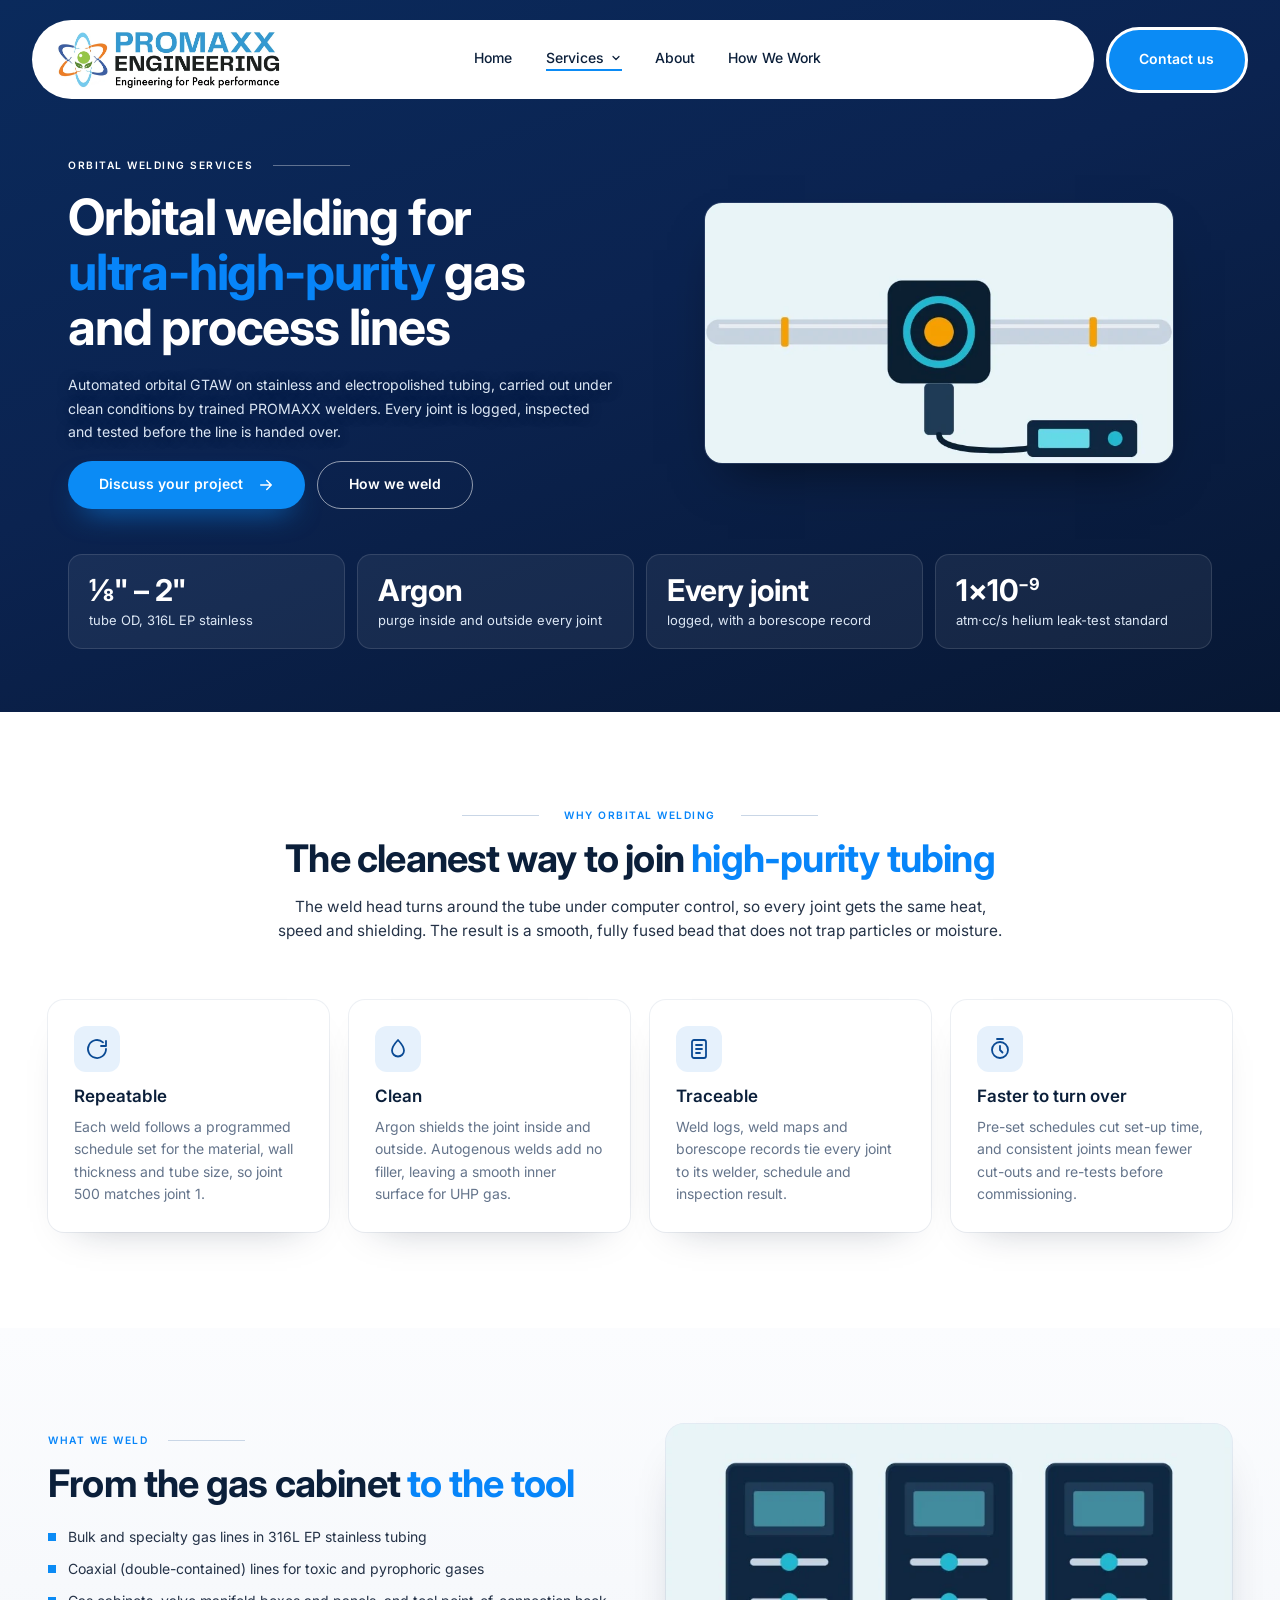
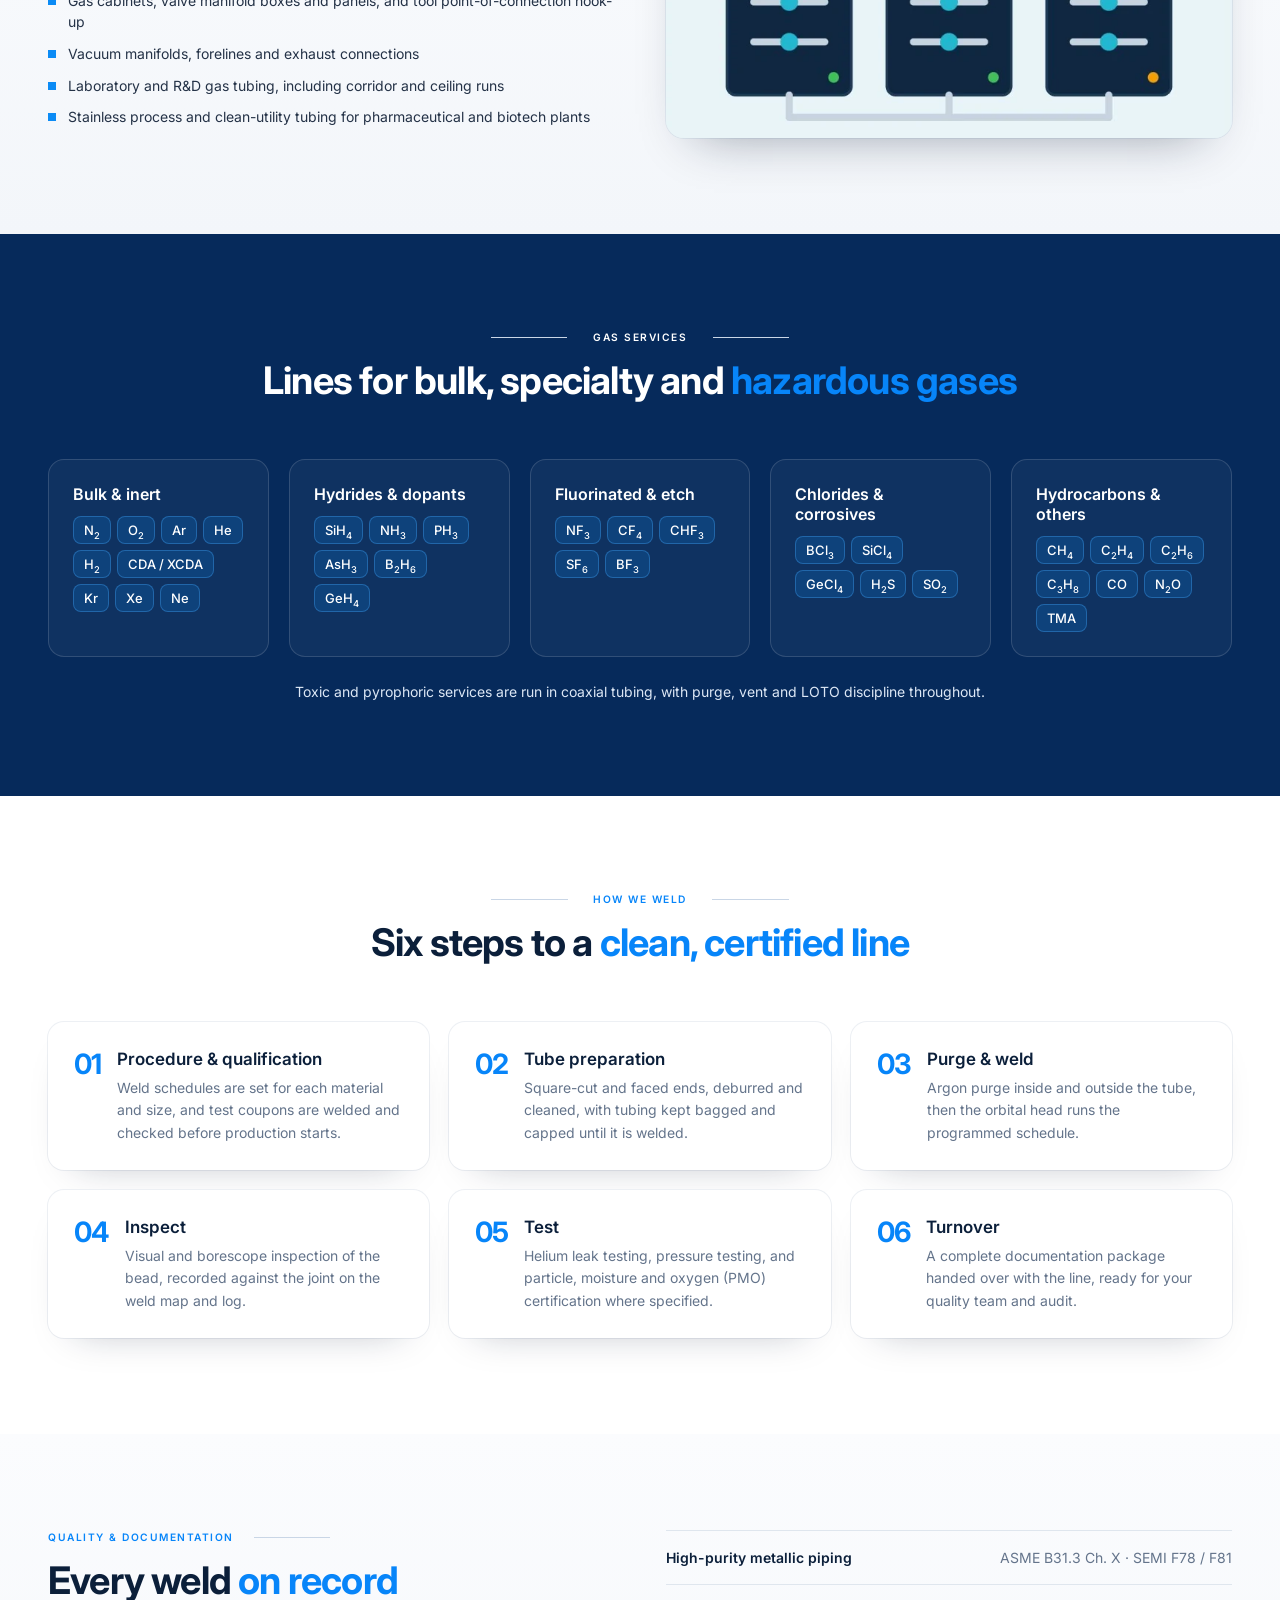
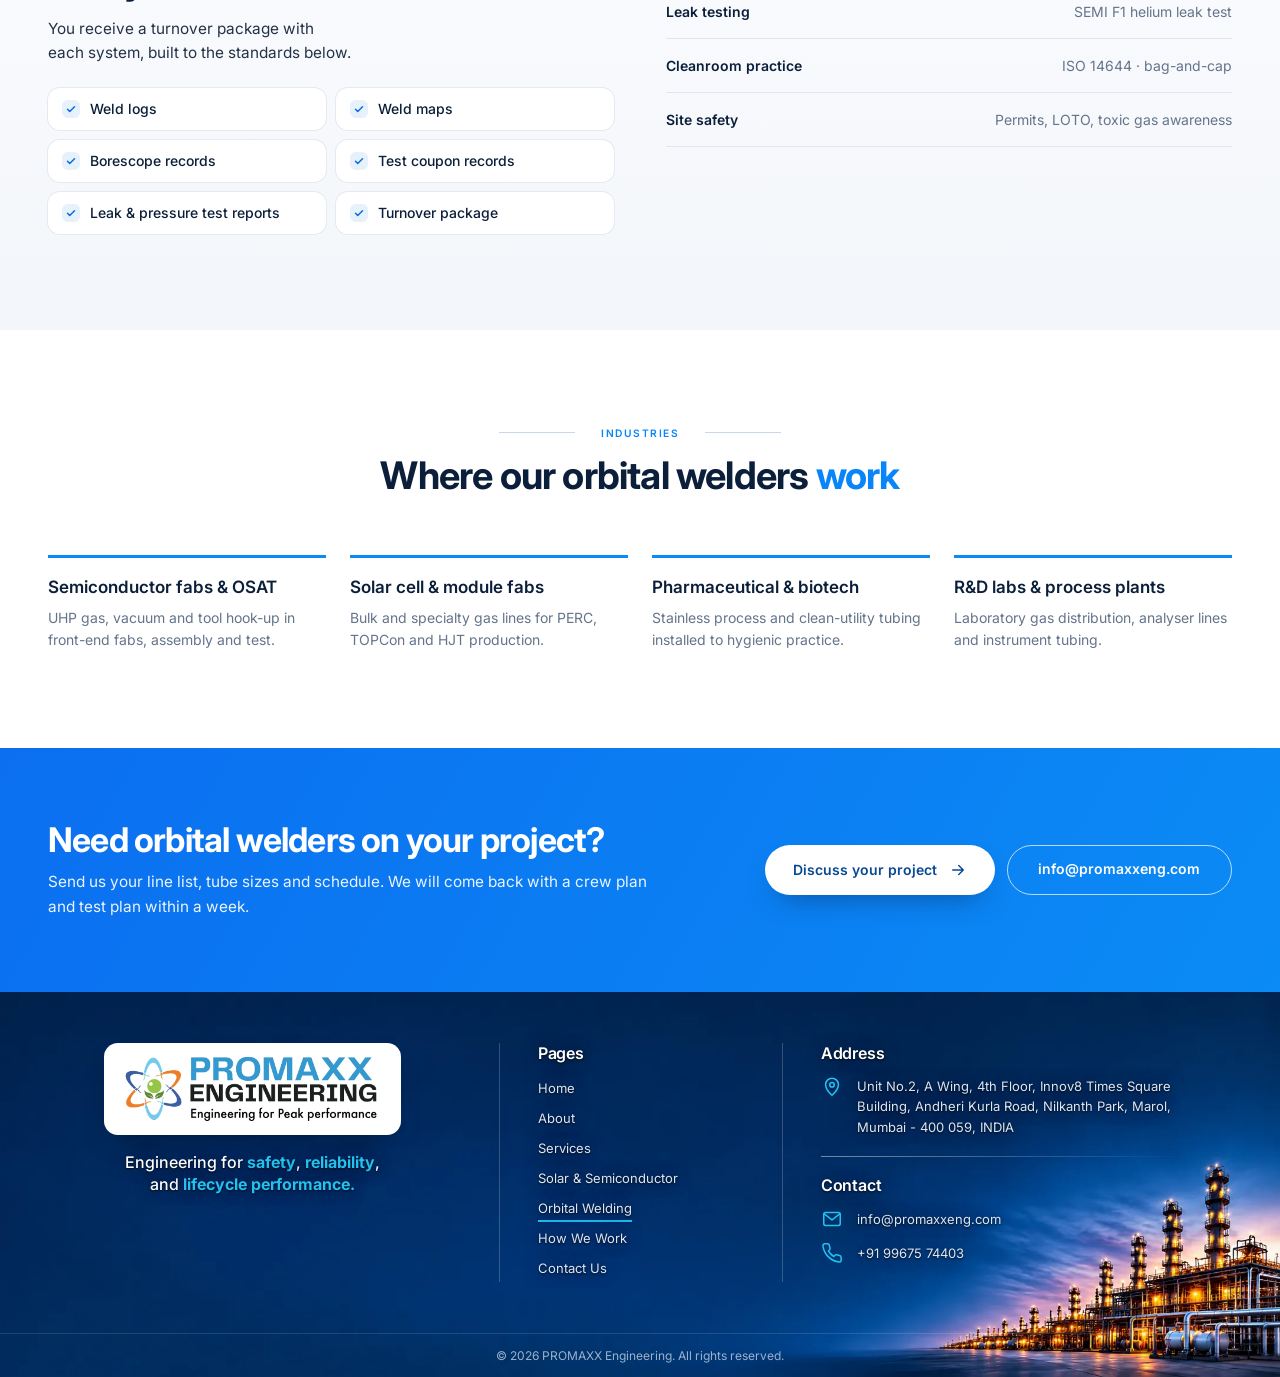
<file: docs/orbital-welding.html>
<!DOCTYPE html>
<html lang="en">
<head>
<meta charset="utf-8">
<meta name="viewport" content="width=device-width, initial-scale=1">
<title>Orbital Welding Services | PROMAXX Engineering</title>
<meta name="description" content="Orbital welding services for ultra-high-purity gas lines, EP stainless tubing, gas panels and tool hook-ups: argon-purged, logged, borescope-inspected and helium leak-tested by trained PROMAXX welders.">
<meta name="theme-color" content="#062a5b">
<link rel="canonical" href="https://promaxxeng.com/orbital-welding">
<meta property="og:type" content="website">
<meta property="og:site_name" content="PROMAXX Engineering">
<meta property="og:title" content="Orbital Welding Services | PROMAXX Engineering">
<meta property="og:description" content="Orbital welding for UHP gas lines and EP stainless tubing: clean, repeatable, fully documented joints.">
<meta property="og:url" content="https://promaxxeng.com/orbital-welding">
<meta property="og:image" content="https://promaxxeng.com/og-image.jpg">
<meta property="og:image:width" content="1200">
<meta property="og:image:height" content="630">
<meta name="twitter:card" content="summary_large_image">
<link rel="icon" href="favicon.ico" sizes="any">
<link rel="icon" href="favicon-32.png" type="image/png" sizes="32x32">
<link rel="apple-touch-icon" href="apple-touch-icon.png">
<link rel="manifest" href="site.webmanifest">
<link rel="preconnect" href="https://fonts.googleapis.com">
<link rel="preconnect" href="https://fonts.gstatic.com" crossorigin>
<link href="https://fonts.googleapis.com/css2?family=Inter:wght@400;500;600;700;800&display=swap" rel="stylesheet">
<link rel="stylesheet" href="css/style.css">
<script>
  (function (d) {
    if (window.matchMedia && !matchMedia('(prefers-reduced-motion: reduce)').matches && 'IntersectionObserver' in window) {
      d.documentElement.classList.add('motion');
      setTimeout(function () { if (!window.__promaxx) d.documentElement.classList.remove('motion'); }, 4000);
    }
  })(document);
</script>
</head>
<body class="page-hp">
<a class="skip-link" href="#main">Skip to content</a>
<div class="page">

<!-- ============================== HERO ============================== -->
<header class="hero hero-hp">
  <nav class="nav" data-reveal="fade" aria-label="Main">
    <div class="nav-pill">
      <a class="nav-logo" data-reveal="up" data-reveal-delay="100" href="/" aria-label="PROMAXX Engineering home">
        <img src="img/promaxx-logo.webp" width="869" height="216" alt="PROMAXX Engineering — Engineering for Peak performance">
      </a>
      <div class="nav-links" data-reveal-stagger="up" data-reveal-delay="200" data-reveal-step="100">
        <a href="/">Home</a>
        <div class="nav-dd">
          <button class="nav-dd-btn is-current" type="button" aria-expanded="false" aria-controls="dd-services">Services<svg width="12" height="12" viewBox="0 0 24 24" fill="none" stroke="currentColor" stroke-width="2.4" stroke-linecap="round" stroke-linejoin="round" aria-hidden="true"><path d="M6 9l6 6 6-6"/></svg></button>
          <div class="nav-dd-panel" id="dd-services">
            <a href="/#services"><b>Core engineering</b><span>Tank farms, process piping, consultancy</span></a>
            <a href="/solar-semiconductor"><b>Solar &amp; Semiconductor</b><span>High-purity installation teams</span></a>
            <a href="/orbital-welding" aria-current="page"><b>Orbital Welding</b><span>UHP gas lines and EP tubing</span></a>
          </div>
        </div>
        <a href="/#why">About</a>
        <a href="/#approach">How We Work</a>
      </div>
      <button class="nav-burger" type="button" aria-label="Open menu" aria-expanded="false" aria-controls="mobile-menu">
        <span></span><span></span><span></span>
      </button>
    </div>
    <a class="nav-cta" data-reveal="scale" data-reveal-delay="450" href="/contact">Contact us</a>
  </nav>
  <div class="mobile-menu" id="mobile-menu">
    <a href="/">Home</a>
    <span class="mm-label">Services</span>
    <a class="mm-sub" href="/#services">Core engineering</a>
    <a class="mm-sub" href="/solar-semiconductor">Solar &amp; Semiconductor</a>
    <a class="mm-sub" href="/orbital-welding" aria-current="page">Orbital Welding</a>
    <a href="/#why">About</a>
    <a href="/#approach">How We Work</a>
    <a class="mm-cta" href="/contact">Contact us</a>
  </div>

  <div class="hp-hero-inner">
    <div class="hp-hero-grid">
      <div class="hp-hero-txt">
        <div class="eyebrow start on-dark on-dark-soft" data-reveal="up"><span class="lbl">ORBITAL WELDING SERVICES</span><span class="ln"></span></div>
        <h1 data-reveal="up" data-reveal-delay="100">Orbital welding for <span class="accent">ultra-high-purity</span> gas and process lines</h1>
        <p class="hero-text" data-reveal="up" data-reveal-delay="250">Automated orbital GTAW on stainless and electropolished tubing, carried out under clean conditions by trained PROMAXX welders. Every joint is logged, inspected and tested before the line is handed over.</p>
        <div class="btn-row" data-reveal="up" data-reveal-delay="400">
          <a class="btn-primary hc" href="/contact">Discuss your project<svg class="arrow" width="18" height="18" viewBox="0 0 24 24" fill="none" stroke="currentColor" stroke-width="2" stroke-linecap="round" stroke-linejoin="round" aria-hidden="true"><path d="M5 12h14M13 6l6 6-6 6"/></svg></a>
          <a class="btn-outline" href="#process">How we weld</a>
        </div>
      </div>
      <div class="hp-hero-visual" data-reveal="scale" data-reveal-delay="300">
        <img src="img/hp-orbital-welding.webp" width="762" height="423" alt="Illustration of an orbital weld head clamped on stainless tubing, connected to its power supply">
      </div>
    </div>
    <ul class="hp-stats" data-reveal-stagger="up" data-reveal-delay="500" data-reveal-step="100">
      <li><span class="v">⅛" – 2"</span><span class="l">tube OD, 316L EP stainless</span></li>
      <li><span class="v">Argon</span><span class="l">purge inside and outside every joint</span></li>
      <li><span class="v">Every joint</span><span class="l">logged, with a borescope record</span></li>
      <li><span class="v">1×10<sup>−9</sup></span><span class="l">atm·cc/s helium leak-test standard</span></li>
    </ul>
  </div>
</header>

<main id="main">

<!-- ============================== WHY ORBITAL ============================== -->
<section class="hp-section" id="why-orbital" aria-labelledby="why-title">
  <div class="hp-inner">
    <div class="hp-head">
      <div class="eyebrow" data-reveal="up"><span class="ln"></span><span class="lbl">WHY ORBITAL WELDING</span><span class="ln"></span></div>
      <h2 class="h2" id="why-title" data-reveal="up" data-reveal-delay="100">The cleanest way to join <span class="accent">high-purity tubing</span></h2>
      <p class="lead" data-reveal="up" data-reveal-delay="200">The weld head turns around the tube under computer control, so every joint gets the same heat, speed and shielding. The result is a smooth, fully fused bead that does not trap particles or moisture.</p>
    </div>
    <div class="hp-body ow-why-grid" data-reveal-stagger="up" data-reveal-step="120">
      <article class="ow-why">
        <span class="ow-ico" aria-hidden="true"><svg width="24" height="24" viewBox="0 0 24 24" fill="none" stroke-width="1.8" stroke-linecap="round" stroke-linejoin="round"><path d="M21 12a9 9 0 1 1-3-6.7"/><path d="M21 4v5h-5"/></svg></span>
        <h3>Repeatable</h3>
        <p>Each weld follows a programmed schedule set for the material, wall thickness and tube size, so joint 500 matches joint 1.</p>
      </article>
      <article class="ow-why">
        <span class="ow-ico" aria-hidden="true"><svg width="24" height="24" viewBox="0 0 24 24" fill="none" stroke-width="1.8" stroke-linecap="round" stroke-linejoin="round"><path d="M12 3s6 6.4 6 10.5A6 6 0 0 1 6 13.5C6 9.4 12 3 12 3z"/></svg></span>
        <h3>Clean</h3>
        <p>Argon shields the joint inside and outside. Autogenous welds add no filler, leaving a smooth inner surface for UHP gas.</p>
      </article>
      <article class="ow-why">
        <span class="ow-ico" aria-hidden="true"><svg width="24" height="24" viewBox="0 0 24 24" fill="none" stroke-width="1.8" stroke-linecap="round" stroke-linejoin="round"><rect x="5" y="3" width="14" height="18" rx="2"/><path d="M9 8h6M9 12h6M9 16h4"/></svg></span>
        <h3>Traceable</h3>
        <p>Weld logs, weld maps and borescope records tie every joint to its welder, schedule and inspection result.</p>
      </article>
      <article class="ow-why">
        <span class="ow-ico" aria-hidden="true"><svg width="24" height="24" viewBox="0 0 24 24" fill="none" stroke-width="1.8" stroke-linecap="round" stroke-linejoin="round"><circle cx="12" cy="13" r="8"/><path d="M12 9v4l2.5 2.5M9 2h6"/></svg></span>
        <h3>Faster to turn over</h3>
        <p>Pre-set schedules cut set-up time, and consistent joints mean fewer cut-outs and re-tests before commissioning.</p>
      </article>
    </div>
  </div>
</section>

<!-- ============================== WHAT WE WELD ============================== -->
<section class="hp-section hp-light" id="scope" aria-labelledby="scope-title">
  <div class="hp-inner ow-split">
    <div class="hp-head" data-reveal="up">
      <div class="eyebrow start"><span class="lbl">WHAT WE WELD</span><span class="ln"></span></div>
      <h2 class="h2" id="scope-title">From the gas cabinet <span class="accent">to the tool</span></h2>
      <ul class="hp-list" style="margin-top:6px">
        <li><span>Bulk and specialty gas lines in 316L EP stainless tubing</span></li>
        <li><span>Coaxial (double-contained) lines for toxic and pyrophoric gases</span></li>
        <li><span>Gas cabinets, valve manifold boxes and panels, and tool point-of-connection hook-up</span></li>
        <li><span>Vacuum manifolds, forelines and exhaust connections</span></li>
        <li><span>Laboratory and R&amp;D gas tubing, including corridor and ceiling runs</span></li>
        <li><span>Stainless process and clean-utility tubing for pharmaceutical and biotech plants</span></li>
      </ul>
    </div>
    <div class="ow-media" data-reveal="scale" data-reveal-delay="150">
      <img src="img/hp-gas-chemical-hookup.webp" width="762" height="423" alt="Illustration of gas cabinets connected to a common distribution header" loading="lazy" decoding="async">
    </div>
  </div>
</section>

<!-- ============================== GASES ============================== -->
<section class="hp-section hp-dark" id="gases" aria-labelledby="gas-title">
  <div class="hp-inner">
    <div class="hp-head on-dark">
      <div class="eyebrow on-dark" data-reveal="up"><span class="ln"></span><span class="lbl">GAS SERVICES</span><span class="ln"></span></div>
      <h2 class="h2" id="gas-title" data-reveal="up" data-reveal-delay="100">Lines for bulk, specialty and <span class="accent">hazardous gases</span></h2>
    </div>
    <div class="hp-body ow-gas-grid" data-reveal-stagger="up" data-reveal-step="100">
      <div class="ow-gas"><h3>Bulk &amp; inert</h3><ul><li>N<sub>2</sub></li><li>O<sub>2</sub></li><li>Ar</li><li>He</li><li>H<sub>2</sub></li><li>CDA / XCDA</li><li>Kr</li><li>Xe</li><li>Ne</li></ul></div>
      <div class="ow-gas"><h3>Hydrides &amp; dopants</h3><ul><li>SiH<sub>4</sub></li><li>NH<sub>3</sub></li><li>PH<sub>3</sub></li><li>AsH<sub>3</sub></li><li>B<sub>2</sub>H<sub>6</sub></li><li>GeH<sub>4</sub></li></ul></div>
      <div class="ow-gas"><h3>Fluorinated &amp; etch</h3><ul><li>NF<sub>3</sub></li><li>CF<sub>4</sub></li><li>CHF<sub>3</sub></li><li>SF<sub>6</sub></li><li>BF<sub>3</sub></li></ul></div>
      <div class="ow-gas"><h3>Chlorides &amp; corrosives</h3><ul><li>BCl<sub>3</sub></li><li>SiCl<sub>4</sub></li><li>GeCl<sub>4</sub></li><li>H<sub>2</sub>S</li><li>SO<sub>2</sub></li></ul></div>
      <div class="ow-gas"><h3>Hydrocarbons &amp; others</h3><ul><li>CH<sub>4</sub></li><li>C<sub>2</sub>H<sub>4</sub></li><li>C<sub>2</sub>H<sub>6</sub></li><li>C<sub>3</sub>H<sub>8</sub></li><li>CO</li><li>N<sub>2</sub>O</li><li>TMA</li></ul></div>
    </div>
    <p class="ow-note" data-reveal="up">Toxic and pyrophoric services are run in coaxial tubing, with purge, vent and LOTO discipline throughout.</p>
  </div>
</section>

<!-- ============================== PROCESS ============================== -->
<section class="hp-section" id="process" aria-labelledby="proc-title">
  <div class="hp-inner">
    <div class="hp-head">
      <div class="eyebrow" data-reveal="up"><span class="ln"></span><span class="lbl">HOW WE WELD</span><span class="ln"></span></div>
      <h2 class="h2" id="proc-title" data-reveal="up" data-reveal-delay="100">Six steps to a <span class="accent">clean, certified line</span></h2>
    </div>
    <ol class="hp-body ow-steps" data-reveal-stagger="up" data-reveal-step="100">
      <li class="ow-step"><span class="n">01</span><h3>Procedure &amp; qualification</h3><p>Weld schedules are set for each material and size, and test coupons are welded and checked before production starts.</p></li>
      <li class="ow-step"><span class="n">02</span><h3>Tube preparation</h3><p>Square-cut and faced ends, deburred and cleaned, with tubing kept bagged and capped until it is welded.</p></li>
      <li class="ow-step"><span class="n">03</span><h3>Purge &amp; weld</h3><p>Argon purge inside and outside the tube, then the orbital head runs the programmed schedule.</p></li>
      <li class="ow-step"><span class="n">04</span><h3>Inspect</h3><p>Visual and borescope inspection of the bead, recorded against the joint on the weld map and log.</p></li>
      <li class="ow-step"><span class="n">05</span><h3>Test</h3><p>Helium leak testing, pressure testing, and particle, moisture and oxygen (PMO) certification where specified.</p></li>
      <li class="ow-step"><span class="n">06</span><h3>Turnover</h3><p>A complete documentation package handed over with the line, ready for your quality team and audit.</p></li>
    </ol>
  </div>
</section>

<!-- ============================== DOCUMENTS & STANDARDS ============================== -->
<section class="hp-section hp-light" id="quality" aria-labelledby="q-title">
  <div class="hp-inner hp-quality">
    <div class="hp-head" data-reveal="up">
      <div class="eyebrow start"><span class="lbl">QUALITY &amp; DOCUMENTATION</span><span class="ln"></span></div>
      <h2 class="h2" id="q-title">Every weld <span class="accent">on record</span></h2>
      <p class="lead">You receive a turnover package with each system, built to the standards below.</p>
      <ul class="ow-docs" style="margin-top:8px">
        <li>Weld logs</li><li>Weld maps</li><li>Borescope records</li><li>Test coupon records</li><li>Leak &amp; pressure test reports</li><li>Turnover package</li>
      </ul>
    </div>
    <ul class="hp-std" data-reveal-stagger="up" data-reveal-delay="150" data-reveal-step="90" aria-label="Standards we work to">
      <li><b>High-purity metallic piping</b><span>ASME B31.3 Ch. X · SEMI F78 / F81</span></li>
      <li><b>Leak testing</b><span>SEMI F1 helium leak test</span></li>
      <li><b>Cleanroom practice</b><span>ISO 14644 · bag-and-cap</span></li>
      <li><b>Site safety</b><span>Permits, LOTO, toxic gas awareness</span></li>
    </ul>
  </div>
</section>

<!-- ============================== INDUSTRIES ============================== -->
<section class="hp-section" id="industries" aria-labelledby="ind-title">
  <div class="hp-inner">
    <div class="hp-head">
      <div class="eyebrow" data-reveal="up"><span class="ln"></span><span class="lbl">INDUSTRIES</span><span class="ln"></span></div>
      <h2 class="h2" id="ind-title" data-reveal="up" data-reveal-delay="100">Where our orbital welders <span class="accent">work</span></h2>
    </div>
    <div class="hp-body hp-ind-grid" data-reveal-stagger="up" data-reveal-step="120">
      <div class="hp-ind"><h3>Semiconductor fabs &amp; OSAT</h3><p>UHP gas, vacuum and tool hook-up in front-end fabs, assembly and test.</p></div>
      <div class="hp-ind"><h3>Solar cell &amp; module fabs</h3><p>Bulk and specialty gas lines for PERC, TOPCon and HJT production.</p></div>
      <div class="hp-ind"><h3>Pharmaceutical &amp; biotech</h3><p>Stainless process and clean-utility tubing installed to hygienic practice.</p></div>
      <div class="hp-ind"><h3>R&amp;D labs &amp; process plants</h3><p>Laboratory gas distribution, analyser lines and instrument tubing.</p></div>
    </div>
  </div>
</section>

<!-- ============================== CTA ============================== -->
<section class="hp-cta" aria-labelledby="cta-title">
  <div class="hp-cta-inner" data-reveal="up">
    <div>
      <h2 class="h2" id="cta-title">Need orbital welders on your project?</h2>
      <p>Send us your line list, tube sizes and schedule. We will come back with a crew plan and test plan within a week.</p>
    </div>
    <div class="btn-row">
      <a class="btn-light hc" href="/contact">Discuss your project<svg class="arrow" width="18" height="18" viewBox="0 0 24 24" fill="none" stroke="currentColor" stroke-width="2" stroke-linecap="round" stroke-linejoin="round" aria-hidden="true"><path d="M5 12h14M13 6l6 6-6 6"/></svg></a>
      <a class="btn-outline" href="mailto:info@promaxxeng.com">info@promaxxeng.com</a>
    </div>
  </div>
</section>

</main>

<!-- ============================== FOOTER ============================== -->
<footer class="footer" id="footer">
  <div class="footer-wrap">
    <div class="footer-bg" aria-hidden="true"></div>
    <div class="footer-inner" data-reveal="up">
      <div class="f-brand">
        <div class="f-logo"><img src="img/promaxx-logo.webp" width="869" height="216" alt="PROMAXX Engineering — Engineering for Peak performance" loading="lazy"></div>
        <p class="f-tag hv hv-white">Engineering for <b>safety</b>, <b>reliability</b>, and <b>lifecycle performance.</b></p>
      </div>
      <div class="f-col f-pages">
        <h4 class="hv hv-cyan static">Pages</h4>
        <div class="f-links">
          <a href="/">Home</a>
          <a href="/#why">About</a>
          <a href="/#services">Services</a>
          <a href="/solar-semiconductor">Solar &amp; Semiconductor</a>
          <a href="/orbital-welding" aria-current="page">Orbital Welding</a>
          <a href="/#approach">How We Work</a>
          <a href="/contact">Contact Us</a>
        </div>
      </div>
      <div class="f-col f-contact">
        <div class="f-group">
          <h4 class="hv hv-cyan static">Address</h4>
          <div class="f-row"><svg class="f-ico" width="22" height="22" viewBox="0 0 24 24" fill="none" stroke-width="1.7" stroke-linecap="round" stroke-linejoin="round" aria-hidden="true"><path d="M12 21s-7-6.2-7-11.5A7 7 0 0 1 19 9.5C19 14.8 12 21 12 21z"/><circle cx="12" cy="9.5" r="2.5"/></svg><p class="hv hv-white">Unit No.2, A Wing, 4th Floor, Innov8 Times Square Building, Andheri Kurla Road, Nilkanth Park, Marol, Mumbai - 400 059, INDIA</p></div>
        </div>
        <span class="f-rule" aria-hidden="true"></span>
        <div class="f-group">
          <h4 class="hv hv-cyan static">Contact</h4>
          <a class="f-link" href="mailto:info@promaxxeng.com"><svg class="f-ico" width="22" height="22" viewBox="0 0 24 24" fill="none" stroke-width="1.7" stroke-linecap="round" stroke-linejoin="round" aria-hidden="true"><rect x="3" y="5" width="18" height="14" rx="2"/><path d="M3.5 6.5l8.5 6.5 8.5-6.5"/></svg>info@promaxxeng.com</a>
          <a class="f-link" href="tel:+919967574403"><svg class="f-ico" width="22" height="22" viewBox="0 0 24 24" fill="none" stroke-width="1.7" stroke-linecap="round" stroke-linejoin="round" aria-hidden="true"><path d="M22 16.9v3a2 2 0 0 1-2.2 2 19.8 19.8 0 0 1-8.6-3.1 19.5 19.5 0 0 1-6-6A19.8 19.8 0 0 1 2.1 4.2 2 2 0 0 1 4.1 2h3a2 2 0 0 1 2 1.7c.1.9.4 1.8.7 2.7a2 2 0 0 1-.5 2.1L8 9.8a16 16 0 0 0 6 6l1.3-1.3a2 2 0 0 1 2.1-.5c.9.3 1.8.6 2.7.7a2 2 0 0 1 1.7 2z"/></svg>+91 99675 74403</a>
        </div>
      </div>
    </div>
    <div class="f-legal"><p>© <span data-year>2026</span> PROMAXX Engineering. All rights reserved.</p></div>
  </div>
</footer>

</div>
<script src="js/main.js" defer></script>
</body>
</html>
</file>
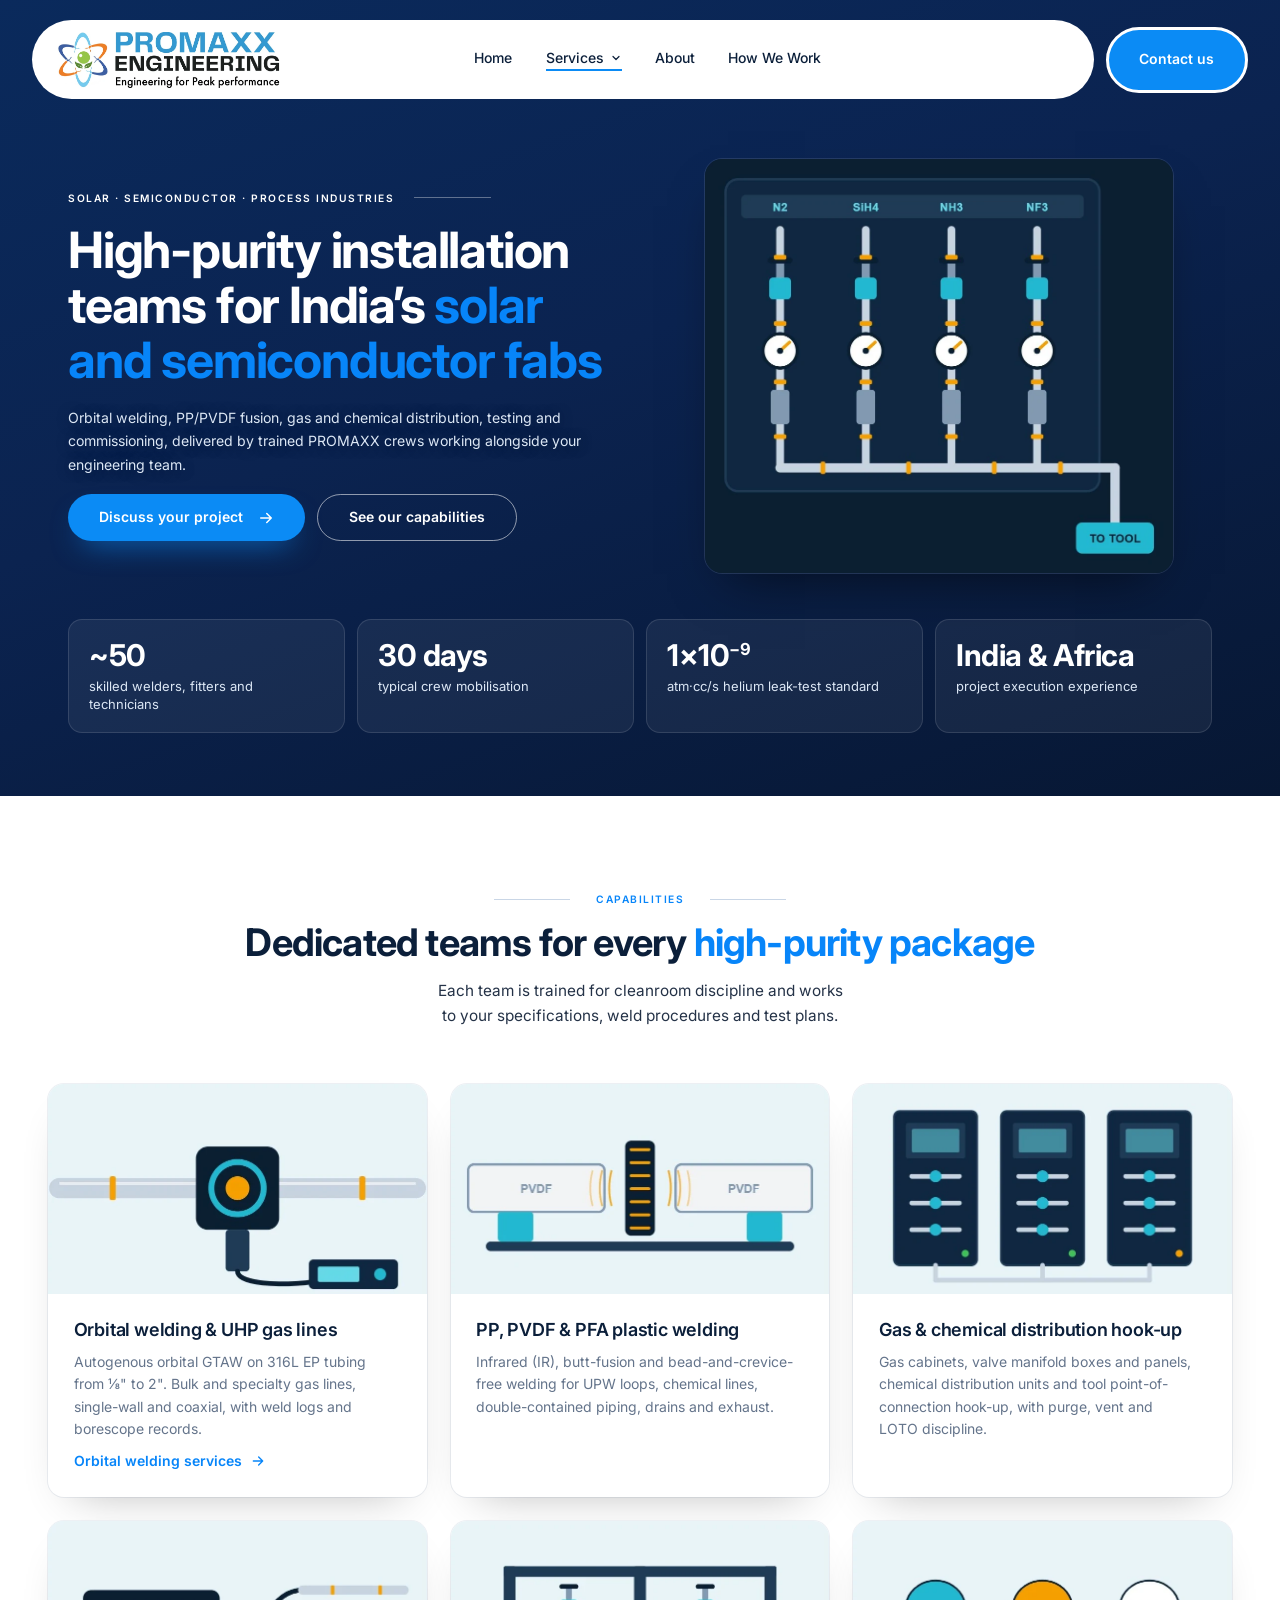
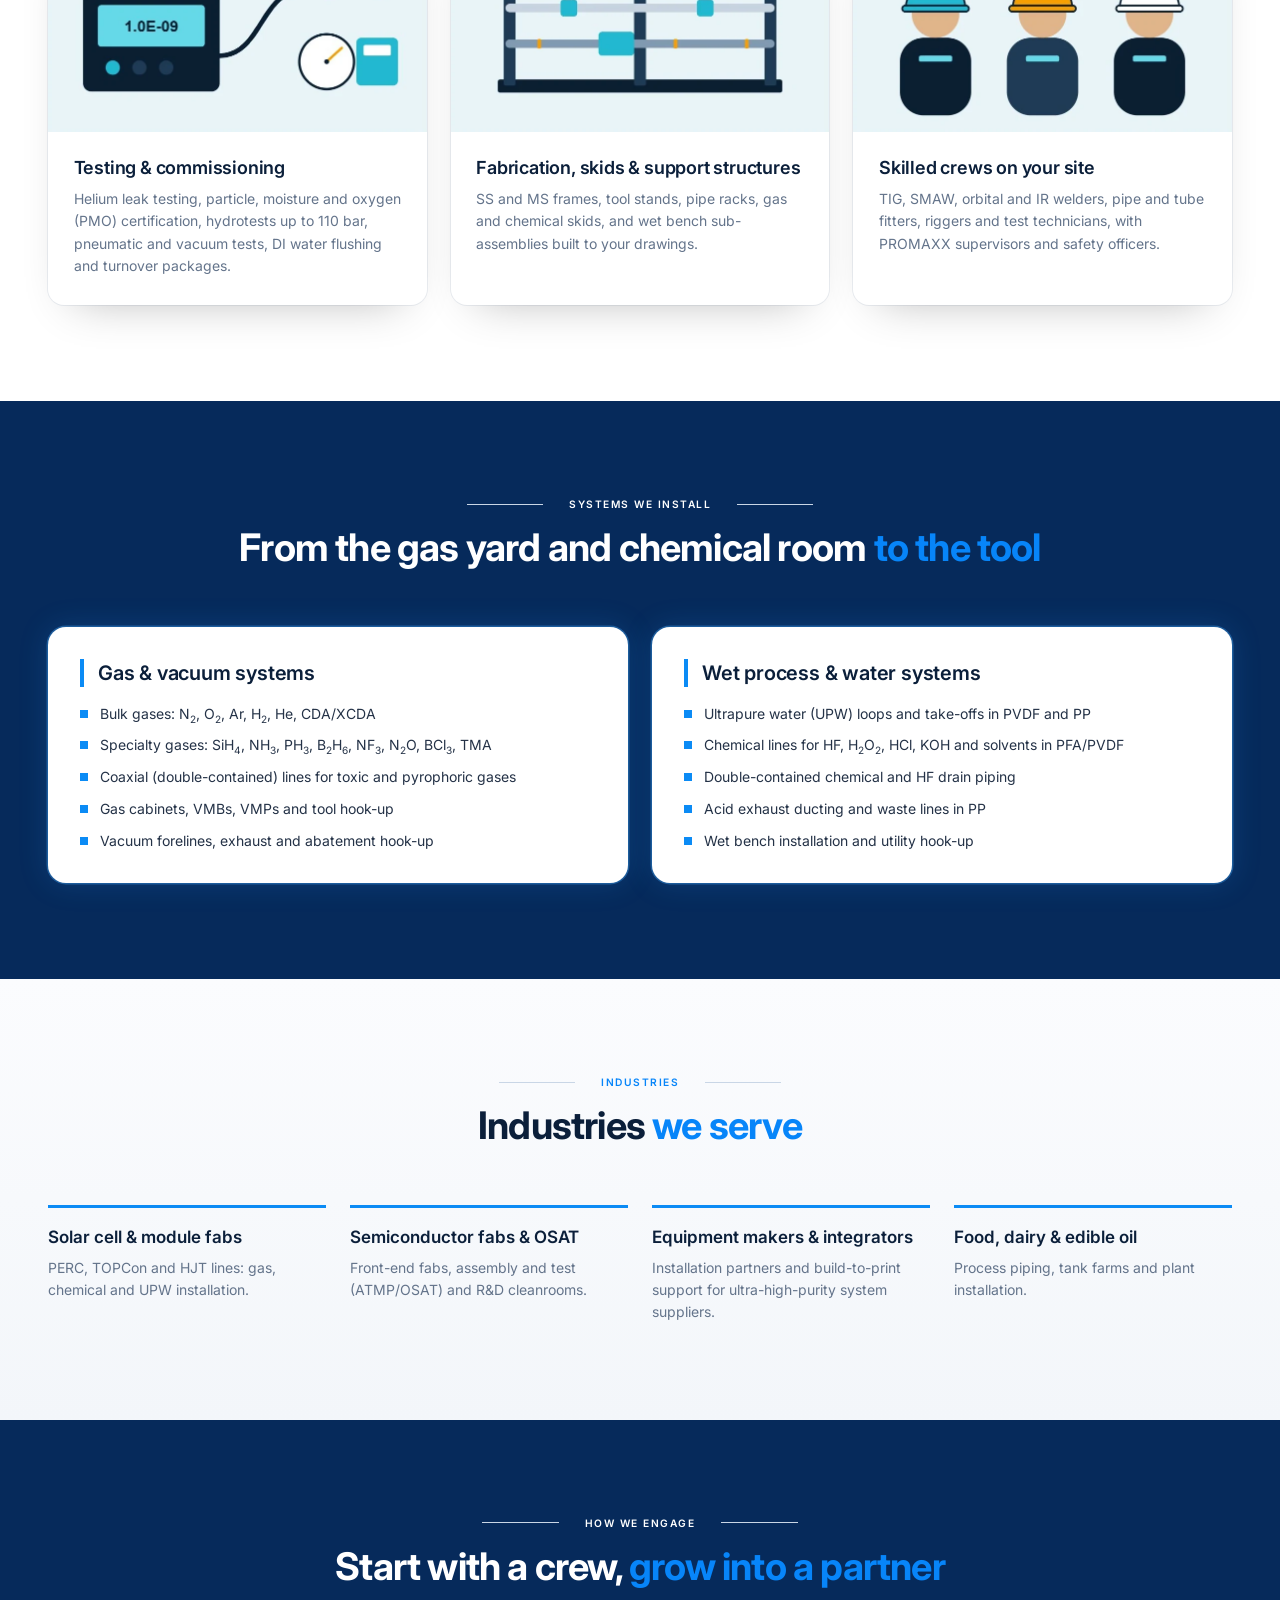
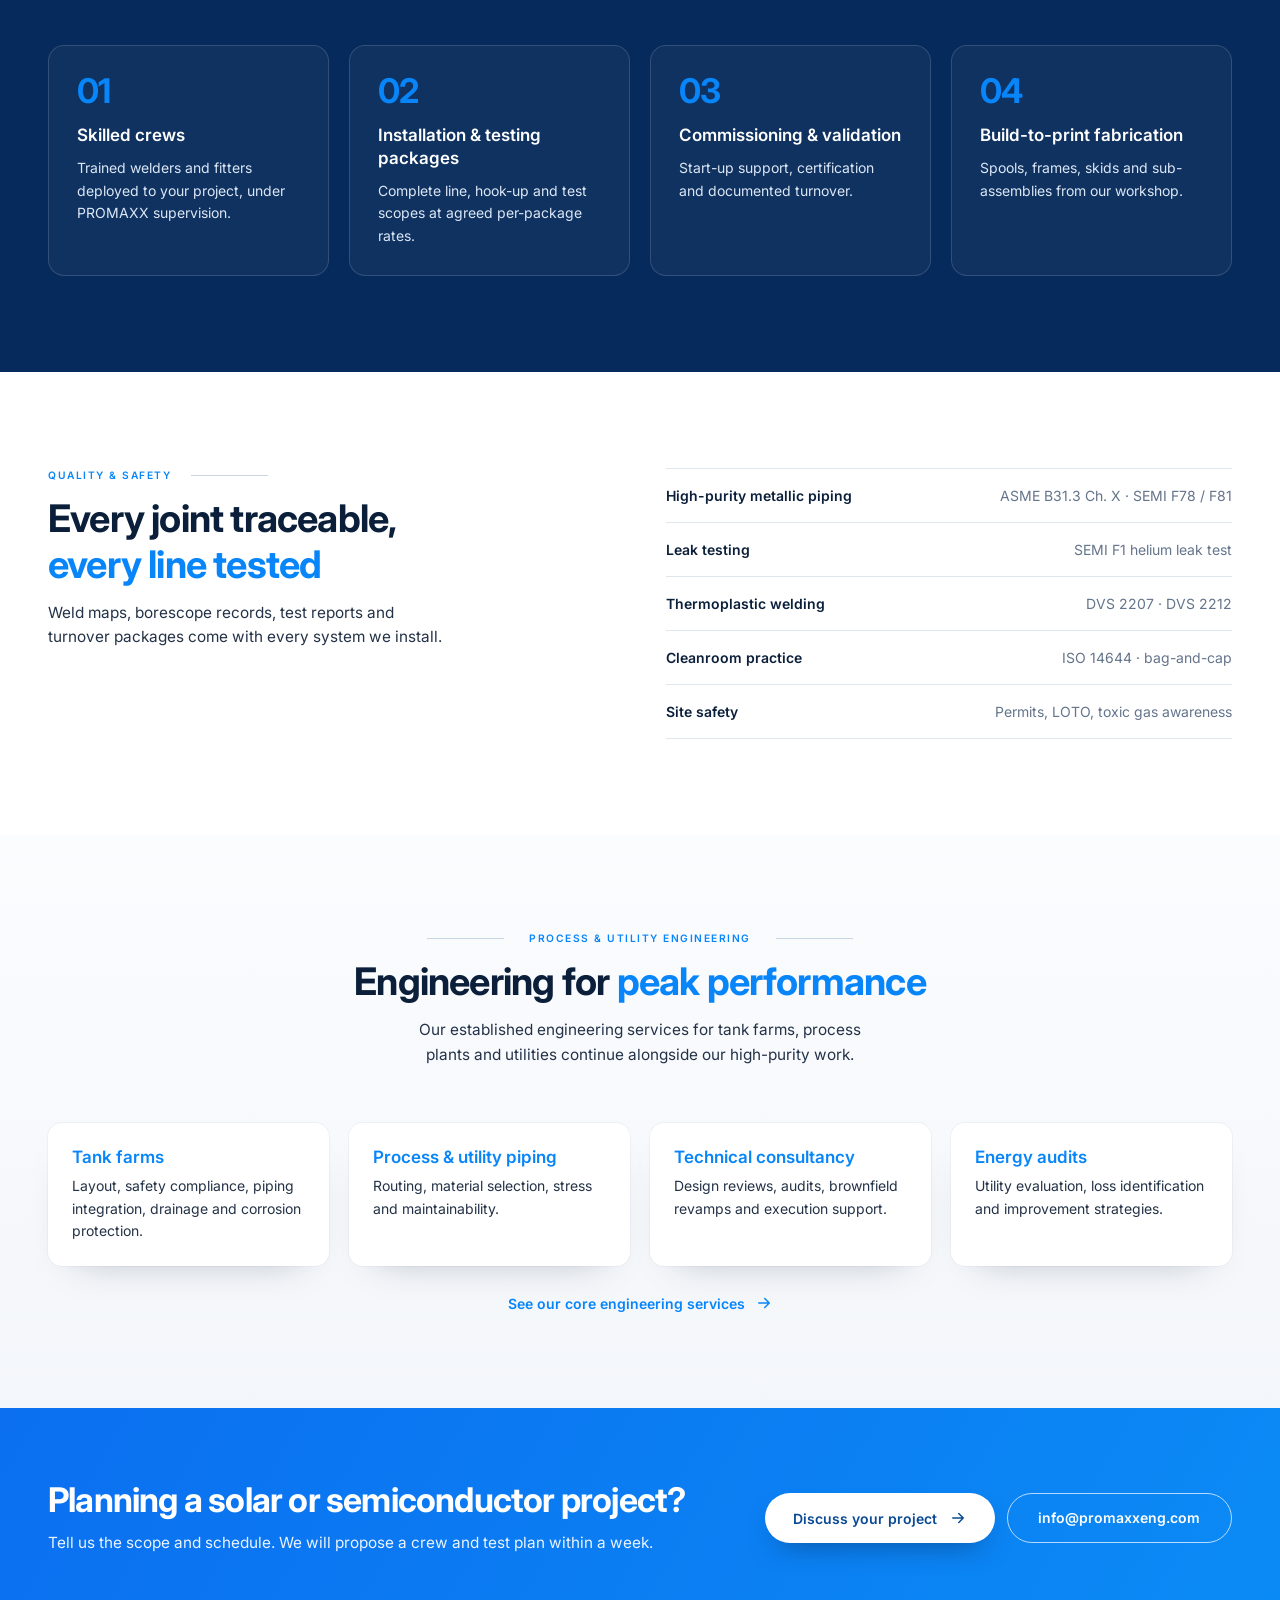
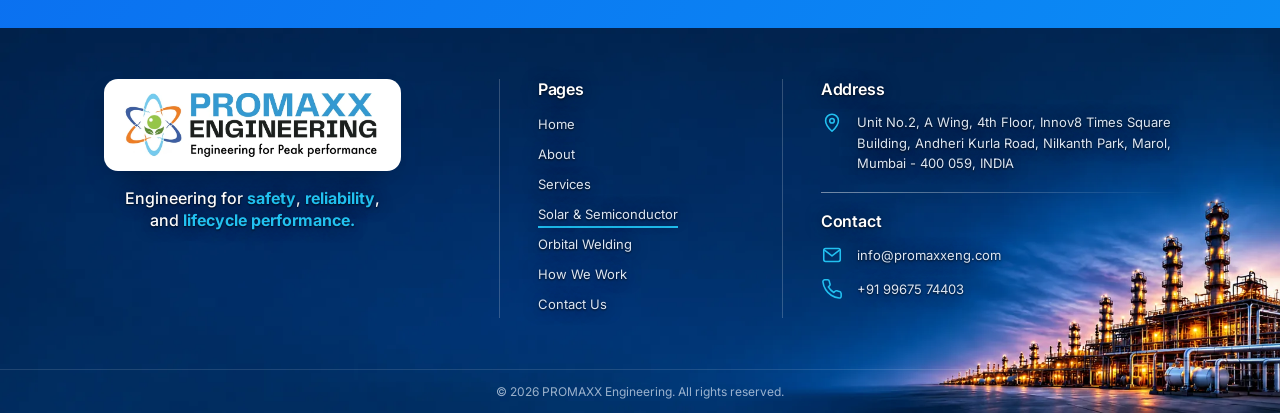
<file: docs/solar-semiconductor.html>
<!DOCTYPE html>
<html lang="en">
<head>
<meta charset="utf-8">
<meta name="viewport" content="width=device-width, initial-scale=1">
<title>Solar &amp; Semiconductor High-Purity Installation | PROMAXX Engineering</title>
<meta name="description" content="High-purity installation teams for India’s solar and semiconductor fabs: orbital welding, PP/PVDF fusion, gas and chemical distribution, testing and commissioning by trained PROMAXX crews.">
<meta name="theme-color" content="#062a5b">
<link rel="canonical" href="https://promaxxeng.com/solar-semiconductor">
<meta property="og:type" content="website">
<meta property="og:site_name" content="PROMAXX Engineering">
<meta property="og:title" content="Solar &amp; Semiconductor High-Purity Installation | PROMAXX Engineering">
<meta property="og:description" content="Orbital welding, PP/PVDF fusion, gas and chemical distribution, testing and commissioning, delivered by trained PROMAXX crews.">
<meta property="og:url" content="https://promaxxeng.com/solar-semiconductor">
<meta property="og:image" content="https://promaxxeng.com/og-image.jpg">
<meta property="og:image:width" content="1200">
<meta property="og:image:height" content="630">
<meta name="twitter:card" content="summary_large_image">
<link rel="icon" href="favicon.ico" sizes="any">
<link rel="icon" href="favicon-32.png" type="image/png" sizes="32x32">
<link rel="apple-touch-icon" href="apple-touch-icon.png">
<link rel="manifest" href="site.webmanifest">
<link rel="preconnect" href="https://fonts.googleapis.com">
<link rel="preconnect" href="https://fonts.gstatic.com" crossorigin>
<link href="https://fonts.googleapis.com/css2?family=Inter:wght@400;500;600;700;800&display=swap" rel="stylesheet">
<link rel="stylesheet" href="css/style.css">
<script>
  (function (d) {
    if (window.matchMedia && !matchMedia('(prefers-reduced-motion: reduce)').matches && 'IntersectionObserver' in window) {
      d.documentElement.classList.add('motion');
      setTimeout(function () { if (!window.__promaxx) d.documentElement.classList.remove('motion'); }, 4000);
    }
  })(document);
</script>
</head>
<body class="page-hp">
<a class="skip-link" href="#main">Skip to content</a>
<div class="page">

<!-- ============================== HERO ============================== -->
<header class="hero hero-hp">
  <nav class="nav" data-reveal="fade" aria-label="Main">
    <div class="nav-pill">
      <a class="nav-logo" data-reveal="up" data-reveal-delay="100" href="/" aria-label="PROMAXX Engineering home">
        <img src="img/promaxx-logo.webp" width="869" height="216" alt="PROMAXX Engineering — Engineering for Peak performance">
      </a>
      <div class="nav-links" data-reveal-stagger="up" data-reveal-delay="200" data-reveal-step="100">
        <a href="/">Home</a>
        <div class="nav-dd">
          <button class="nav-dd-btn is-current" type="button" aria-expanded="false" aria-controls="dd-services">Services<svg width="12" height="12" viewBox="0 0 24 24" fill="none" stroke="currentColor" stroke-width="2.4" stroke-linecap="round" stroke-linejoin="round" aria-hidden="true"><path d="M6 9l6 6 6-6"/></svg></button>
          <div class="nav-dd-panel" id="dd-services">
            <a href="/#services"><b>Core engineering</b><span>Tank farms, process piping, consultancy</span></a>
            <a href="/solar-semiconductor" aria-current="page"><b>Solar &amp; Semiconductor</b><span>High-purity installation teams</span></a>
            <a href="/orbital-welding"><b>Orbital Welding</b><span>UHP gas lines and EP tubing</span></a>
          </div>
        </div>
        <a href="/#why">About</a>
        <a href="/#approach">How We Work</a>
      </div>
      <button class="nav-burger" type="button" aria-label="Open menu" aria-expanded="false" aria-controls="mobile-menu">
        <span></span><span></span><span></span>
      </button>
    </div>
    <a class="nav-cta" data-reveal="scale" data-reveal-delay="450" href="/contact">Contact us</a>
  </nav>
  <div class="mobile-menu" id="mobile-menu">
    <a href="/">Home</a>
    <span class="mm-label">Services</span>
    <a class="mm-sub" href="/#services">Core engineering</a>
    <a class="mm-sub" href="/solar-semiconductor" aria-current="page">Solar &amp; Semiconductor</a>
    <a class="mm-sub" href="/orbital-welding">Orbital Welding</a>
    <a href="/#why">About</a>
    <a href="/#approach">How We Work</a>
    <a class="mm-cta" href="/contact">Contact us</a>
  </div>

  <div class="hp-hero-inner">
    <div class="hp-hero-grid">
      <div class="hp-hero-txt">
        <div class="eyebrow start on-dark on-dark-soft" data-reveal="up"><span class="lbl">SOLAR · SEMICONDUCTOR · PROCESS INDUSTRIES</span><span class="ln"></span></div>
        <h1 data-reveal="up" data-reveal-delay="100">High-purity installation teams for India’s <span class="accent">solar and semiconductor fabs</span></h1>
        <p class="hero-text" data-reveal="up" data-reveal-delay="250">Orbital welding, PP/PVDF fusion, gas and chemical distribution, testing and commissioning, delivered by trained PROMAXX crews working alongside your engineering team.</p>
        <div class="btn-row" data-reveal="up" data-reveal-delay="400">
          <a class="btn-primary hc" href="/contact">Discuss your project<svg class="arrow" width="18" height="18" viewBox="0 0 24 24" fill="none" stroke="currentColor" stroke-width="2" stroke-linecap="round" stroke-linejoin="round" aria-hidden="true"><path d="M5 12h14M13 6l6 6-6 6"/></svg></a>
          <a class="btn-outline" href="#capabilities">See our capabilities</a>
        </div>
      </div>
      <div class="hp-hero-visual" data-reveal="scale" data-reveal-delay="300">
        <img src="img/hp-gas-panel.webp" width="980" height="867" alt="Illustration of a gas distribution panel feeding N2, SiH4, NH3 and NF3 lines to a process tool">
      </div>
    </div>
    <ul class="hp-stats" data-reveal-stagger="up" data-reveal-delay="500" data-reveal-step="100">
      <li><span class="v">~50</span><span class="l">skilled welders, fitters and technicians</span></li>
      <li><span class="v">30 days</span><span class="l">typical crew mobilisation</span></li>
      <li><span class="v">1×10<sup>−9</sup></span><span class="l">atm·cc/s helium leak-test standard</span></li>
      <li><span class="v">India &amp; Africa</span><span class="l">project execution experience</span></li>
    </ul>
  </div>
</header>

<main id="main">

<!-- ============================== CAPABILITIES ============================== -->
<section class="hp-section" id="capabilities" aria-labelledby="cap-title">
  <div class="hp-inner">
    <div class="hp-head">
      <div class="eyebrow" data-reveal="up"><span class="ln"></span><span class="lbl">CAPABILITIES</span><span class="ln"></span></div>
      <h2 class="h2" id="cap-title" data-reveal="up" data-reveal-delay="100">Dedicated teams for every <span class="accent">high-purity package</span></h2>
      <p class="lead" data-reveal="up" data-reveal-delay="200">Each team is trained for cleanroom discipline and works to your specifications, weld procedures and test plans.</p>
    </div>
    <div class="hp-body hp-cap-grid" data-reveal-stagger="up" data-reveal-step="120">
      <article class="hp-cap">
        <div class="hp-cap-media"><img src="img/hp-orbital-welding.webp" width="762" height="423" alt="Illustration of an orbital welding head on stainless tubing" loading="lazy" decoding="async"></div>
        <div class="hp-cap-body"><h3>Orbital welding &amp; UHP gas lines</h3><p>Autogenous orbital GTAW on 316L EP tubing from ⅛" to 2". Bulk and specialty gas lines, single-wall and coaxial, with weld logs and borescope records.</p><a class="hp-cap-link" href="/orbital-welding">Orbital welding services<svg class="arrow" width="16" height="16" viewBox="0 0 24 24" fill="none" stroke="currentColor" stroke-width="2" stroke-linecap="round" stroke-linejoin="round" aria-hidden="true"><path d="M5 12h14M13 6l6 6-6 6"/></svg></a></div>
      </article>
      <article class="hp-cap">
        <div class="hp-cap-media"><img src="img/hp-plastic-welding.webp" width="762" height="423" alt="Illustration of two PVDF pipes being fusion welded" loading="lazy" decoding="async"></div>
        <div class="hp-cap-body"><h3>PP, PVDF &amp; PFA plastic welding</h3><p>Infrared (IR), butt-fusion and bead-and-crevice-free welding for UPW loops, chemical lines, double-contained piping, drains and exhaust.</p></div>
      </article>
      <article class="hp-cap">
        <div class="hp-cap-media"><img src="img/hp-gas-chemical-hookup.webp" width="762" height="423" alt="Illustration of three gas cabinets connected to a common header" loading="lazy" decoding="async"></div>
        <div class="hp-cap-body"><h3>Gas &amp; chemical distribution hook-up</h3><p>Gas cabinets, valve manifold boxes and panels, chemical distribution units and tool point-of-connection hook-up, with purge, vent and LOTO discipline.</p></div>
      </article>
      <article class="hp-cap">
        <div class="hp-cap-media"><img src="img/hp-testing-commissioning.webp" width="762" height="423" alt="Illustration of a helium leak detector reading 1.0E-09 with a pressure gauge" loading="lazy" decoding="async"></div>
        <div class="hp-cap-body"><h3>Testing &amp; commissioning</h3><p>Helium leak testing, particle, moisture and oxygen (PMO) certification, hydrotests up to 110 bar, pneumatic and vacuum tests, DI water flushing and turnover packages.</p></div>
      </article>
      <article class="hp-cap">
        <div class="hp-cap-media"><img src="img/hp-fabrication-skids.webp" width="762" height="423" alt="Illustration of a steel skid frame carrying piping and valves" loading="lazy" decoding="async"></div>
        <div class="hp-cap-body"><h3>Fabrication, skids &amp; support structures</h3><p>SS and MS frames, tool stands, pipe racks, gas and chemical skids, and wet bench sub-assemblies built to your drawings.</p></div>
      </article>
      <article class="hp-cap">
        <div class="hp-cap-media"><img src="img/hp-skilled-crews.webp" width="762" height="423" alt="Illustration of three technicians in hard hats" loading="lazy" decoding="async"></div>
        <div class="hp-cap-body"><h3>Skilled crews on your site</h3><p>TIG, SMAW, orbital and IR welders, pipe and tube fitters, riggers and test technicians, with PROMAXX supervisors and safety officers.</p></div>
      </article>
    </div>
  </div>
</section>

<!-- ============================== SYSTEMS ============================== -->
<section class="hp-section hp-dark" id="systems" aria-labelledby="sys-title">
  <div class="hp-inner">
    <div class="hp-head on-dark">
      <div class="eyebrow on-dark" data-reveal="up"><span class="ln"></span><span class="lbl">SYSTEMS WE INSTALL</span><span class="ln"></span></div>
      <h2 class="h2" id="sys-title" data-reveal="up" data-reveal-delay="100">From the gas yard and chemical room <span class="accent">to the tool</span></h2>
    </div>
    <div class="hp-body hp-sys-grid" data-reveal-stagger="up" data-reveal-step="150">
      <article class="hp-sys">
        <h3>Gas &amp; vacuum systems</h3>
        <ul class="hp-list">
          <li><span>Bulk gases: N<sub>2</sub>, O<sub>2</sub>, Ar, H<sub>2</sub>, He, CDA/XCDA</span></li>
          <li><span>Specialty gases: SiH<sub>4</sub>, NH<sub>3</sub>, PH<sub>3</sub>, B<sub>2</sub>H<sub>6</sub>, NF<sub>3</sub>, N<sub>2</sub>O, BCl<sub>3</sub>, TMA</span></li>
          <li><span>Coaxial (double-contained) lines for toxic and pyrophoric gases</span></li>
          <li><span>Gas cabinets, VMBs, VMPs and tool hook-up</span></li>
          <li><span>Vacuum forelines, exhaust and abatement hook-up</span></li>
        </ul>
      </article>
      <article class="hp-sys">
        <h3>Wet process &amp; water systems</h3>
        <ul class="hp-list">
          <li><span>Ultrapure water (UPW) loops and take-offs in PVDF and PP</span></li>
          <li><span>Chemical lines for HF, H<sub>2</sub>O<sub>2</sub>, HCl, KOH and solvents in PFA/PVDF</span></li>
          <li><span>Double-contained chemical and HF drain piping</span></li>
          <li><span>Acid exhaust ducting and waste lines in PP</span></li>
          <li><span>Wet bench installation and utility hook-up</span></li>
        </ul>
      </article>
    </div>
  </div>
</section>

<!-- ============================== INDUSTRIES ============================== -->
<section class="hp-section hp-light" id="industries" aria-labelledby="ind-title">
  <div class="hp-inner">
    <div class="hp-head">
      <div class="eyebrow" data-reveal="up"><span class="ln"></span><span class="lbl">INDUSTRIES</span><span class="ln"></span></div>
      <h2 class="h2" id="ind-title" data-reveal="up" data-reveal-delay="100">Industries <span class="accent">we serve</span></h2>
    </div>
    <div class="hp-body hp-ind-grid" data-reveal-stagger="up" data-reveal-step="120">
      <div class="hp-ind"><h3>Solar cell &amp; module fabs</h3><p>PERC, TOPCon and HJT lines: gas, chemical and UPW installation.</p></div>
      <div class="hp-ind"><h3>Semiconductor fabs &amp; OSAT</h3><p>Front-end fabs, assembly and test (ATMP/OSAT) and R&amp;D cleanrooms.</p></div>
      <div class="hp-ind"><h3>Equipment makers &amp; integrators</h3><p>Installation partners and build-to-print support for ultra-high-purity system suppliers.</p></div>
      <div class="hp-ind"><h3>Food, dairy &amp; edible oil</h3><p>Process piping, tank farms and plant installation.</p></div>
    </div>
  </div>
</section>

<!-- ============================== HOW WE ENGAGE ============================== -->
<section class="hp-section hp-dark" id="engage" aria-labelledby="eng-title">
  <div class="hp-inner">
    <div class="hp-head on-dark">
      <div class="eyebrow on-dark" data-reveal="up"><span class="ln"></span><span class="lbl">HOW WE ENGAGE</span><span class="ln"></span></div>
      <h2 class="h2" id="eng-title" data-reveal="up" data-reveal-delay="100">Start with a crew, <span class="accent">grow into a partner</span></h2>
    </div>
    <ol class="hp-body hp-eng-grid" style="list-style:none;padding:0;margin-bottom:0" data-reveal-stagger="up" data-reveal-step="120">
      <li class="hp-eng"><span class="n">01</span><h3>Skilled crews</h3><p>Trained welders and fitters deployed to your project, under PROMAXX supervision.</p></li>
      <li class="hp-eng"><span class="n">02</span><h3>Installation &amp; testing packages</h3><p>Complete line, hook-up and test scopes at agreed per-package rates.</p></li>
      <li class="hp-eng"><span class="n">03</span><h3>Commissioning &amp; validation</h3><p>Start-up support, certification and documented turnover.</p></li>
      <li class="hp-eng"><span class="n">04</span><h3>Build-to-print fabrication</h3><p>Spools, frames, skids and sub-assemblies from our workshop.</p></li>
    </ol>
  </div>
</section>

<!-- ============================== QUALITY ============================== -->
<section class="hp-section" id="quality" aria-labelledby="q-title">
  <div class="hp-inner hp-quality">
    <div class="hp-head" data-reveal="up">
      <div class="eyebrow start"><span class="lbl">QUALITY &amp; SAFETY</span><span class="ln"></span></div>
      <h2 class="h2" id="q-title">Every joint traceable, <span class="accent">every line tested</span></h2>
      <p class="lead">Weld maps, borescope records, test reports and turnover packages come with every system we install.</p>
    </div>
    <ul class="hp-std" data-reveal-stagger="up" data-reveal-delay="150" data-reveal-step="90" aria-label="Standards we work to">
      <li><b>High-purity metallic piping</b><span>ASME B31.3 Ch. X · SEMI F78 / F81</span></li>
      <li><b>Leak testing</b><span>SEMI F1 helium leak test</span></li>
      <li><b>Thermoplastic welding</b><span>DVS 2207 · DVS 2212</span></li>
      <li><b>Cleanroom practice</b><span>ISO 14644 · bag-and-cap</span></li>
      <li><b>Site safety</b><span>Permits, LOTO, toxic gas awareness</span></li>
    </ul>
  </div>
</section>

<!-- ============================== PROCESS & UTILITY ============================== -->
<section class="hp-section hp-light" id="process" aria-labelledby="proc-title">
  <div class="hp-inner">
    <div class="hp-head">
      <div class="eyebrow" data-reveal="up"><span class="ln"></span><span class="lbl">PROCESS &amp; UTILITY ENGINEERING</span><span class="ln"></span></div>
      <h2 class="h2" id="proc-title" data-reveal="up" data-reveal-delay="100">Engineering for <span class="accent">peak performance</span></h2>
      <p class="lead" data-reveal="up" data-reveal-delay="200">Our established engineering services for tank farms, process plants and utilities continue alongside our high-purity work.</p>
    </div>
    <div class="hp-body hp-proc-grid" data-reveal-stagger="up" data-reveal-step="120">
      <div class="hp-proc"><h3>Tank farms</h3><p>Layout, safety compliance, piping integration, drainage and corrosion protection.</p></div>
      <div class="hp-proc"><h3>Process &amp; utility piping</h3><p>Routing, material selection, stress and maintainability.</p></div>
      <div class="hp-proc"><h3>Technical consultancy</h3><p>Design reviews, audits, brownfield revamps and execution support.</p></div>
      <div class="hp-proc"><h3>Energy audits</h3><p>Utility evaluation, loss identification and improvement strategies.</p></div>
    </div>
    <a class="hp-more hc" href="/#services">See our core engineering services<svg class="arrow" width="18" height="18" viewBox="0 0 24 24" fill="none" stroke="currentColor" stroke-width="2" stroke-linecap="round" stroke-linejoin="round" aria-hidden="true"><path d="M5 12h14M13 6l6 6-6 6"/></svg></a>
  </div>
</section>

<!-- ============================== CTA ============================== -->
<section class="hp-cta" aria-labelledby="cta-title">
  <div class="hp-cta-inner" data-reveal="up">
    <div>
      <h2 class="h2" id="cta-title">Planning a solar or semiconductor project?</h2>
      <p>Tell us the scope and schedule. We will propose a crew and test plan within a week.</p>
    </div>
    <div class="btn-row">
      <a class="btn-light hc" href="/contact">Discuss your project<svg class="arrow" width="18" height="18" viewBox="0 0 24 24" fill="none" stroke="currentColor" stroke-width="2" stroke-linecap="round" stroke-linejoin="round" aria-hidden="true"><path d="M5 12h14M13 6l6 6-6 6"/></svg></a>
      <a class="btn-outline" href="mailto:info@promaxxeng.com">info@promaxxeng.com</a>
    </div>
  </div>
</section>

</main>

<!-- ============================== FOOTER ============================== -->
<footer class="footer" id="footer">
  <div class="footer-wrap">
    <div class="footer-bg" aria-hidden="true"></div>
    <div class="footer-inner" data-reveal="up">
      <div class="f-brand">
        <div class="f-logo"><img src="img/promaxx-logo.webp" width="869" height="216" alt="PROMAXX Engineering — Engineering for Peak performance" loading="lazy"></div>
        <p class="f-tag hv hv-white">Engineering for <b>safety</b>, <b>reliability</b>, and <b>lifecycle performance.</b></p>
      </div>
      <div class="f-col f-pages">
        <h4 class="hv hv-cyan static">Pages</h4>
        <div class="f-links">
          <a href="/">Home</a>
          <a href="/#why">About</a>
          <a href="/#services">Services</a>
          <a href="/solar-semiconductor" aria-current="page">Solar &amp; Semiconductor</a>
          <a href="/orbital-welding">Orbital Welding</a>
          <a href="/#approach">How We Work</a>
          <a href="/contact">Contact Us</a>
        </div>
      </div>
      <div class="f-col f-contact">
        <div class="f-group">
          <h4 class="hv hv-cyan static">Address</h4>
          <div class="f-row"><svg class="f-ico" width="22" height="22" viewBox="0 0 24 24" fill="none" stroke-width="1.7" stroke-linecap="round" stroke-linejoin="round" aria-hidden="true"><path d="M12 21s-7-6.2-7-11.5A7 7 0 0 1 19 9.5C19 14.8 12 21 12 21z"/><circle cx="12" cy="9.5" r="2.5"/></svg><p class="hv hv-white">Unit No.2, A Wing, 4th Floor, Innov8 Times Square Building, Andheri Kurla Road, Nilkanth Park, Marol, Mumbai - 400 059, INDIA</p></div>
        </div>
        <span class="f-rule" aria-hidden="true"></span>
        <div class="f-group">
          <h4 class="hv hv-cyan static">Contact</h4>
          <a class="f-link" href="mailto:info@promaxxeng.com"><svg class="f-ico" width="22" height="22" viewBox="0 0 24 24" fill="none" stroke-width="1.7" stroke-linecap="round" stroke-linejoin="round" aria-hidden="true"><rect x="3" y="5" width="18" height="14" rx="2"/><path d="M3.5 6.5l8.5 6.5 8.5-6.5"/></svg>info@promaxxeng.com</a>
          <a class="f-link" href="tel:+919967574403"><svg class="f-ico" width="22" height="22" viewBox="0 0 24 24" fill="none" stroke-width="1.7" stroke-linecap="round" stroke-linejoin="round" aria-hidden="true"><path d="M22 16.9v3a2 2 0 0 1-2.2 2 19.8 19.8 0 0 1-8.6-3.1 19.5 19.5 0 0 1-6-6A19.8 19.8 0 0 1 2.1 4.2 2 2 0 0 1 4.1 2h3a2 2 0 0 1 2 1.7c.1.9.4 1.8.7 2.7a2 2 0 0 1-.5 2.1L8 9.8a16 16 0 0 0 6 6l1.3-1.3a2 2 0 0 1 2.1-.5c.9.3 1.8.6 2.7.7a2 2 0 0 1 1.7 2z"/></svg>+91 99675 74403</a>
        </div>
      </div>
    </div>
    <div class="f-legal"><p>© <span data-year>2026</span> PROMAXX Engineering. All rights reserved.</p></div>
  </div>
</footer>

</div>
<script src="js/main.js" defer></script>
</body>
</html>
</file>
<file: docs/css/style.css>
/* =========================================================================
   PROMAXX Engineering — site stylesheet
   Recreated from the Claude Design handoff ("Promaxx Home" + "Contact Us").
   ========================================================================= */

:root {
  --navy-900: #071733;
  --navy-850: #071d3e;
  --navy-800: #07214d;
  --navy-700: #062a5b;
  --ink: #0B1F3A;
  --body: #243247;
  --muted: #64748B;
  --blue: #0B8BF5;
  --blue-text: #0785F9;
  --blue-dark: #0670C9;
  --blue-deep: #0B6FF0;
  --cyan: #22C1F1;
  --pale: #DCE7F5;
  --rule: #c9d6e6;
  --ease: cubic-bezier(.2, .7, .2, 1);
}

*, *::before, *::after { box-sizing: border-box; }
html, body { overflow-x: clip; }
html { scroll-padding-top: 110px; scroll-behavior: smooth; }
@media (prefers-reduced-motion: reduce) { html { scroll-behavior: auto; } }
body {
  margin: 0;
  font-family: 'Inter', system-ui, -apple-system, 'Segoe UI', sans-serif;
  text-rendering: optimizeLegibility;
  -webkit-font-smoothing: antialiased;
  color: var(--ink);
  background: #fff;
}
body.page-contact { background: #f2f2f2; }
h1, h2, h3, h4, p, li { overflow-wrap: break-word; }
img { display: block; max-width: 100%; }
a { color: var(--blue); text-decoration: none; }
a:hover { color: var(--blue-dark); }
button { font: inherit; }
:focus-visible { outline: 2px solid var(--blue); outline-offset: 3px; }

.page { width: 100%; overflow-x: hidden; }
.accent { color: var(--blue-text); }

.skip-link {
  position: absolute; left: 16px; top: -60px; z-index: 100;
  background: #fff; color: var(--ink); padding: 10px 16px; border-radius: 8px; font-weight: 600;
}
.skip-link:focus { top: 16px; }

/* Hover colour helpers (design: text shifts colour on hover) */
.hv { transition: color .25s ease; }
.hv-blue:hover { color: var(--blue-text); }
.hv-white:hover { color: #fff; }
.hv-ink:hover { color: var(--ink); }
.hv-sky:hover { color: #2E8BFF; }
.hv-cyan:hover { color: var(--cyan); }
.static { cursor: default; }

/* ---------- Image slot (cover-fit image filling its frame) ---------- */
.slot { position: absolute; inset: 0; display: block; transition: transform .7s var(--ease); }
.slot img { width: 100%; height: 100%; object-fit: cover; object-position: center; }
.slot.r12, .slot.r12 img { border-radius: 12px; }
.hc:hover .slot.zoom { transform: scale(1.04); }

/* ---------- Section label (eyebrow) ---------- */
.eyebrow { display: flex; align-items: center; justify-content: center; gap: clamp(12px, 2vw, 28px); }
.eyebrow .ln { width: clamp(32px, 6vw, 100px); height: 1px; background: var(--rule); flex: none; }
.eyebrow .lbl {
  font-size: clamp(10px, .8vw, 11px); font-weight: 600; letter-spacing: 1.5px; line-height: 1.4;
  white-space: nowrap; color: var(--blue-text);
}
.eyebrow.start { justify-content: flex-start; gap: clamp(12px, 1.6vw, 20px); }
.eyebrow.on-dark .lbl { color: #fff; }
.eyebrow.on-dark-soft .ln { background: rgba(255, 255, 255, .35); }

.h2 { margin: 0; font-size: clamp(29px, 3.2vw, 38px); font-weight: 700; line-height: 1.2; letter-spacing: -0.8px; }
.lead { margin: 0; font-size: clamp(14px, 1.2vw, 16px); font-weight: 400; line-height: 1.6; }

/* =========================================================================
   NAVIGATION
   ========================================================================= */
.nav {
  position: fixed; top: 0; left: 0; z-index: 60;
  width: 100%; max-width: 100vw;
  display: flex; align-items: center; gap: 12px;
  padding: 20px clamp(16px, 3vw, 32px);
  transition: padding .35s var(--ease);
}
.nav.scrolled { padding-top: 10px; padding-bottom: 10px; }
.nav-pill {
  flex: 1; min-width: 0;
  display: flex; align-items: center; justify-content: space-between; gap: 16px;
  background: #fff; border-radius: 999px; color: var(--ink);
  padding: clamp(8px, .9vw, 12px) clamp(8px, 2.6vw, 36px) clamp(8px, .9vw, 12px) clamp(10px, 1.3vw, 18px);
  transition: box-shadow .35s ease;
}
.nav.scrolled .nav-pill { box-shadow: 0 12px 30px -14px rgba(7, 23, 51, .35); }
.nav-logo { display: flex; align-items: center; padding-left: 8px; transition: opacity .3s ease; }
.nav-logo:hover { opacity: .8; }
.nav-logo img { height: clamp(40px, 4.4vw, 64px); width: auto; max-width: 100%; }

.nav-links {
  flex: 1; display: flex; justify-content: center; gap: clamp(14px, 2.6vw, 48px);
  font-size: 14px; font-weight: 500; line-height: 1.4; white-space: nowrap;
  padding-right: clamp(0px, 5vw, 90px);
}
.nav-links a {
  color: var(--ink); padding-bottom: 4px;
  background: linear-gradient(var(--blue), var(--blue)) left bottom / 0% 2px no-repeat;
  transition: color .25s ease, background-size .35s var(--ease);
}
.nav-links a:hover { color: var(--blue-text); background-size: 100% 2px; }
.nav-links a[aria-current="page"] { background-size: 100% 2px; }

.nav-cta {
  flex: none; background: var(--blue); color: #fff; border-radius: 999px;
  padding: clamp(16px, 1.7vw, 24px) clamp(20px, 2.4vw, 34px);
  font-size: 14px; font-weight: 600; line-height: 1.2; white-space: nowrap; border: 3px solid #fff;
  transition: background .25s ease, box-shadow .3s ease, translate .3s ease;
}
.nav-cta:hover { background: var(--blue-dark); color: #fff; box-shadow: 0 10px 28px -6px rgba(11, 139, 245, .7); translate: 0 -2px; }
.nav-cta[aria-current="page"] { text-decoration: underline; text-underline-offset: 4px; }

.nav-burger {
  display: none; width: 44px; height: 44px; flex: none; border-radius: 999px;
  border: 1px solid #e2e2e2; background: #fff; cursor: pointer;
  flex-direction: column; align-items: center; justify-content: center; gap: 5px; padding: 0;
  transition: border-color .2s ease;
}
.nav-burger:hover { border-color: var(--blue); }
.nav-burger span { width: 18px; height: 2px; background: #141414; border-radius: 2px; transition: transform .3s var(--ease), opacity .2s ease; }
.nav-burger[aria-expanded="true"] span:nth-child(1) { transform: translateY(7px) rotate(45deg); }
.nav-burger[aria-expanded="true"] span:nth-child(2) { opacity: 0; }
.nav-burger[aria-expanded="true"] span:nth-child(3) { transform: translateY(-7px) rotate(-45deg); }

.mobile-menu {
  position: fixed; z-index: 59; top: 92px;
  left: clamp(16px, 3vw, 32px); right: clamp(16px, 3vw, 32px);
  background: #fff; border-radius: 20px; padding: 12px;
  display: none; flex-direction: column; color: var(--ink);
  box-shadow: 0 24px 48px -20px rgba(0, 0, 0, .5);
}
.mobile-menu.open { display: flex; animation: menuIn .28s var(--ease); }
@keyframes menuIn { from { opacity: 0; translate: 0 -8px; } to { opacity: 1; translate: 0 0; } }
.mobile-menu a { padding: 14px 16px; font-size: 17px; font-weight: 500; color: var(--ink); border-radius: 12px; }
.mobile-menu a:hover { background: #f2f2f2; color: var(--blue-text); }
.mobile-menu a.mm-cta { margin-top: 8px; padding: 16px; text-align: center; font-size: 16px; font-weight: 600; background: var(--blue); color: #fff; border-radius: 999px; }
.mobile-menu a.mm-cta:hover { background: var(--blue-dark); color: #fff; }

/* Services dropdown */
.nav-dd { position: relative; }
.nav-dd-btn {
  font: inherit; color: var(--ink); background: linear-gradient(var(--blue), var(--blue)) left bottom / 0% 2px no-repeat;
  border: 0; padding: 0 0 4px; margin: 0; cursor: pointer; display: inline-flex; align-items: center; gap: 6px;
  transition: color .25s ease, background-size .35s var(--ease);
}
.nav-dd-btn:hover, .nav-dd.open .nav-dd-btn { color: var(--blue-text); background-size: 100% 2px; }
.nav-dd-btn.is-current { background-size: 100% 2px; }
.nav-dd-btn svg { transition: transform .25s ease; }
.nav-dd.open .nav-dd-btn svg { transform: rotate(180deg); }
.nav-dd-panel {
  position: absolute; z-index: 61; top: calc(100% + 18px); left: 50%; translate: -50% 0; width: 300px;
  display: none; flex-direction: column; gap: 2px; padding: 8px; white-space: normal;
  background: #fff; border-radius: 16px; box-shadow: 0 24px 48px -18px rgba(7, 23, 51, .45), 0 0 0 1px #e8edf3;
}
.nav-dd-panel::before { content: ""; position: absolute; left: 0; right: 0; top: -18px; height: 18px; } /* hover bridge */
.nav-dd.open .nav-dd-panel { display: flex; animation: menuIn .22s var(--ease); }
@media (hover: hover) { .nav-dd:hover .nav-dd-panel { display: flex; } }
.nav-links .nav-dd-panel a {
  display: flex; flex-direction: column; gap: 2px; padding: 11px 14px; border-radius: 10px; background: none; color: var(--ink);
  transition: background-color .2s ease;
}
.nav-links .nav-dd-panel a:hover { background: #f1f6fd; }
.nav-dd-panel b { font-size: 14px; font-weight: 600; }
.nav-dd-panel span { font-size: 12.5px; font-weight: 400; color: var(--muted); }
.nav-links .nav-dd-panel a[aria-current="page"] b { color: var(--blue-text); }

.mobile-menu { max-height: calc(100vh - 110px); max-height: calc(100svh - 110px); overflow-y: auto; }
.mobile-menu .mm-label { padding: 12px 16px 4px; font-size: 12px; font-weight: 600; letter-spacing: 1.2px; text-transform: uppercase; color: var(--muted); }
.mobile-menu a.mm-sub { padding: 11px 16px 11px 28px; font-size: 16px; }
.mobile-menu a[aria-current="page"]:not(.mm-cta) { color: var(--blue-text); }

@media (max-width: 899.98px) {
  .nav-links, .nav-cta { display: none; }
  .nav-burger { display: flex; }
}

/* =========================================================================
   HERO (shared by Home + Contact)
   ========================================================================= */
.hero {
  position: relative; display: flex; flex-direction: column; color: #fff;
  background: linear-gradient(160deg, #0a2a5c 0%, #0b2350 45%, var(--navy-900) 100%);
}
.hero-home { height: 100vh; height: 100svh; min-height: 600px; }
.hero-contact { min-height: 100vh; min-height: 100svh; }
.hero-media { position: absolute; inset: 0; overflow: hidden; }
.hero-media .slot { transition: translate 1.2s var(--ease); }
.hero-light {
  position: absolute; inset: 0; pointer-events: none; mix-blend-mode: screen; opacity: .5;
  background: radial-gradient(45% 55% at 72% 42%, rgba(255, 196, 130, .22), rgba(255, 196, 130, 0) 70%);
}
.hero-shade { position: absolute; inset: 0; pointer-events: none; }
.hero-home .hero-shade {
  background:
    linear-gradient(90deg, rgba(10, 38, 86, .6) 0%, rgba(10, 38, 86, .4) max(30%, min(520px, 60%)), rgba(10, 38, 86, 0) max(55%, min(800px, 90%))),
    linear-gradient(180deg, rgba(7, 23, 51, .45) 0%, rgba(7, 23, 51, 0) 25%, rgba(7, 23, 51, 0) 75%, rgba(7, 23, 51, .5) 100%);
}
.hero-contact .hero-shade {
  background:
    linear-gradient(90deg, rgba(10, 38, 86, .55) 0%, rgba(10, 38, 86, .35) max(30%, min(520px, 60%)), rgba(10, 38, 86, 0) max(55%, min(800px, 90%))),
    linear-gradient(180deg, rgba(7, 23, 51, .35) 0%, rgba(7, 23, 51, 0) 30%, rgba(7, 23, 51, 0) 70%, rgba(7, 23, 51, .6) 100%);
}
.hero-body {
  position: relative; flex: 1; width: 100%; max-width: 1440px; margin: 0 auto;
  display: flex; flex-direction: column; justify-content: center; align-items: flex-start; text-align: left;
  pointer-events: none;
}
.hero-home .hero-body { padding: calc(clamp(24px, 4vh, 48px) + 96px) clamp(20px, 6vw, 110px) clamp(48px, 8vh, 80px); }
.hero-contact .hero-body { padding: calc(clamp(56px, 9vh, 110px) + 96px) clamp(20px, 6vw, 110px) clamp(110px, 16vh, 150px); }
.hero h1 {
  margin: 0; pointer-events: auto; font-size: clamp(36px, 5.2vw, 56px); font-weight: 700; line-height: 1.08; letter-spacing: -1.5px;
}
.hero h1 .line { display: block; overflow: hidden; padding-bottom: .08em; }
.hero h1 .line > span { display: inline-block; }
/* Blue hero words get a white outline so they stay readable over the bright sky.
   paint-order draws the stroke under the fill, so only the outer half shows. */
.hero h1 .accent {
  -webkit-text-stroke: .07em #fff;
  paint-order: stroke fill;
}
.hero-text {
  max-width: min(600px, 100%); color: var(--pale); text-wrap: pretty; text-shadow: 0 1px 12px rgba(7, 23, 51, .6);
  pointer-events: auto; font-size: clamp(14px, 1.1vw, 15px); font-weight: 400; line-height: 1.65;
}
.hero-home .hero-text { margin: clamp(18px, 3vh, 28px) 0 clamp(24px, 4vh, 40px); }
.hero-contact .hero-text { margin: clamp(18px, 3vh, 28px) 0 0; }
.hero-text strong { font-weight: 600; color: #fff; }

.btn-primary {
  pointer-events: auto; display: inline-flex; align-items: center; gap: 14px;
  background: var(--blue); color: #fff; border-radius: 999px;
  padding: clamp(14px, 1.6vh, 18px) clamp(24px, 2.4vw, 32px);
  font-size: 14px; font-weight: 600; line-height: 1.2;
  box-shadow: 0 14px 30px -14px rgba(11, 139, 245, .8);
  transition: background .2s ease, translate .2s ease, box-shadow .3s ease;
}
.btn-primary:hover { background: var(--blue-dark); color: #fff; translate: 0 -2px; box-shadow: 0 18px 34px -12px rgba(11, 139, 245, .85); }
.arrow { transition: translate .3s var(--ease); flex: none; }
.hc:hover .arrow { translate: 4px 0; }

/* =========================================================================
   HOME — INTRO
   ========================================================================= */
.intro {
  min-height: 100vh; min-height: 100svh;
  padding: clamp(28px, 4vh, 56px) clamp(16px, 3vw, 48px);
  display: flex; flex-direction: column; align-items: center; justify-content: center; text-align: center;
}
.intro .h2, .approach .h2 { margin-top: clamp(10px, 1.5vh, 16px); max-width: 900px; text-wrap: balance; }
.intro .lead, .approach .lead { margin-top: clamp(10px, 1.6vh, 18px); max-width: 820px; color: var(--body); text-wrap: balance; }
.intro-grid {
  margin-top: clamp(24px, 4.5vh, 56px); width: 100%; max-width: 1240px; display: grid;
  grid-template-columns: repeat(auto-fit, minmax(clamp(calc(33.333% - 24px), calc((760px - 100%) * 999), 100%), 1fr));
  gap: clamp(16px, 2vw, 24px); align-items: stretch;
}
.intro-card {
  display: flex; flex-direction: column; background: #fff; border-radius: 16px; overflow: hidden;
  box-shadow: 0 20px 44px -26px rgba(0, 0, 0, .35), 0 0 0 1px #efefef;
  transition: translate .35s ease, box-shadow .35s ease;
}
.intro-card:hover { translate: 0 -5px; box-shadow: 0 28px 56px -26px rgba(0, 0, 0, .45), 0 0 0 1px #e4e4e4; }
.intro-card .media { position: relative; width: 100%; height: clamp(200px, 38vh, 420px); overflow: hidden; }
.intro-card .body {
  display: flex; align-items: flex-start; gap: clamp(14px, 1.6vw, 22px); text-align: left;
  padding: clamp(20px, 2vw, 26px) clamp(18px, 2vw, 28px) clamp(22px, 2.2vw, 30px);
}
.intro-card .num { flex: none; font-size: 19px; font-weight: 700; color: var(--blue-text); line-height: 1; padding-top: 6px; letter-spacing: -.01em; }
.intro-card .sep { flex: none; width: 1px; align-self: stretch; max-height: 44px; background: #cfcfcf; margin-top: 2px; }
.intro-card .txt { display: flex; flex-direction: column; gap: 8px; min-width: 0; }
.intro-card h3 { margin: 0; font-size: 18px; font-weight: 600; line-height: 1.35; letter-spacing: -0.2px; }
.intro-card p { margin: 0; color: var(--muted); text-wrap: pretty; font-size: 13px; font-weight: 400; line-height: 1.6; }

/* =========================================================================
   HOME — SERVICES
   ========================================================================= */
.services {
  position: relative; overflow: hidden; background: var(--navy-700); color: #fff;
  min-height: 100vh; min-height: 100svh; display: flex; flex-direction: column; justify-content: center;
  padding: clamp(40px, 6vh, 72px) clamp(16px, 3vw, 32px);
}
.services-inner { position: relative; width: 100%; max-width: 1440px; margin: 0 auto; display: flex; flex-direction: column; align-items: center; text-align: center; }
.services .h2 { margin-top: clamp(10px, 1.5vh, 16px); font-size: clamp(29px, 3vw, 36px); text-wrap: balance; }
.services .lead { margin-top: clamp(10px, 1.6vh, 18px); color: var(--pale); max-width: 900px; text-wrap: balance; }
.svc-grid {
  margin-top: clamp(24px, 4.5vh, 56px); width: 100%; display: grid; text-align: left;
  grid-template-columns: repeat(auto-fit, minmax(clamp(calc(33.333% - 24px), calc((1100px - 100%) * 999), 100%), 1fr));
  gap: clamp(16px, 1.6vw, 24px);
}
.svc-card { filter: drop-shadow(0 0 22px rgba(46, 155, 255, .22)); transition: translate .35s ease, filter .35s ease; }
.svc-card:hover { translate: 0 -6px; filter: drop-shadow(0 0 30px rgba(46, 155, 255, .45)); }
.svc-frame {
  height: 100%; padding: 1.5px;
  clip-path: polygon(32px 0, 100% 0, calc(100% - 32px) 100%, 0 100%);
  background: linear-gradient(120deg, #46adff 0%, rgba(46, 155, 255, .2) 35%, rgba(46, 155, 255, .2) 65%, #46adff 100%);
  transition: filter .4s ease;
}
.svc-card:hover .svc-frame { filter: brightness(1.25) saturate(1.15); }
.svc-panel { height: 100%; clip-path: polygon(32px 0, 100% 0, calc(100% - 32px) 100%, 0 100%); background: #fff; display: flex; flex-wrap: wrap; }
.svc-media { position: relative; flex: 1 1 28%; min-width: 110px; min-height: 200px; clip-path: polygon(0 0, 100% 0, calc(100% - 32px) 100%, 0 100%); }
.svc-body {
  flex: 2.6 1 62%; min-width: 210px; display: flex; flex-direction: column; gap: clamp(8px, 1.3vh, 14px);
  padding: clamp(18px, 2.6vh, 28px) clamp(36px, 3vw, 48px) clamp(20px, 2.8vh, 30px) clamp(14px, 1.2vw, 20px);
}
.svc-num {
  align-self: flex-start; background: var(--blue); color: #fff; font-weight: 700; font-size: 19px; line-height: 1; padding: 7px 18px;
  clip-path: polygon(9px 0, 100% 0, calc(100% - 9px) 100%, 0 100%);
}
.svc-body h3 {
  margin: 0; border-left: 4px solid var(--blue); padding: 2px 0 2px 14px; color: var(--ink);
  font-size: clamp(18px, 1.5vw, 19px); font-weight: 600; line-height: 1.35; letter-spacing: -0.2px;
}
.svc-body p { margin: 0; color: var(--muted); font-size: 14px; font-weight: 400; line-height: 1.55; }
.svc-list { margin: 4px 0 0; padding: 0; list-style: none; display: flex; flex-direction: column; gap: clamp(6px, 1vh, 10px); }
.svc-list li { display: flex; gap: 10px; color: var(--body); font-size: 13px; font-weight: 400; line-height: 1.6; }
.svc-list li::before { content: ""; flex: none; width: 8px; height: 8px; background: var(--blue); margin-top: 6px; }

/* =========================================================================
   HOME — WORKFORCE
   ========================================================================= */
.workforce {
  position: relative; overflow: hidden; background: linear-gradient(180deg, #ffffff 0%, #f4f8fd 100%);
  padding: clamp(40px, 5vw, 64px) clamp(20px, 6vw, 110px);
}
.wf-grid {
  max-width: 1240px; margin: 0 auto; display: grid; align-items: center; gap: clamp(20px, 2.6vw, 36px);
  grid-template-columns: repeat(auto-fit, minmax(clamp(calc(40% - 18px), calc((760px - 100%) * 999), 100%), 1fr));
}
.wf-intro { display: flex; flex-direction: column; gap: clamp(10px, 1.4vw, 16px); }
.wf-intro p { margin: clamp(4px, 1vw, 10px) 0 0; color: var(--body); max-width: 500px; text-wrap: pretty; font-size: clamp(14px, 1.1vw, 15px); font-weight: 400; line-height: 1.6; }
.wf-cards { display: flex; flex-direction: column; gap: clamp(10px, 1.2vw, 14px); }
.wf-card {
  position: relative; display: flex; align-items: stretch; background: #fff; border-radius: 14px;
  border: 1.5px solid #cfe0f7; box-shadow: 0 18px 36px -24px rgba(13, 27, 51, .3); overflow: hidden;
  transition: translate .35s ease, box-shadow .35s ease, border-color .35s ease;
}
.wf-card:hover { translate: 0 -4px; border-color: var(--blue-deep); box-shadow: 0 24px 44px -22px rgba(11, 111, 240, .35); }
.wf-media { position: relative; flex: 0 0 clamp(90px, 26%, 170px); min-height: clamp(88px, 8vw, 110px); clip-path: polygon(0 0, 100% 0, calc(100% - 26px) 100%, 0 100%); }
.wf-body { flex: 1; min-width: 0; display: flex; flex-direction: column; gap: 8px; padding: clamp(10px, 1vw, 14px) clamp(14px, 1.6vw, 20px) clamp(10px, 1vw, 14px) clamp(4px, .6vw, 8px); }
.wf-body h3 { margin: 0; color: var(--ink); font-size: clamp(18px, 1.5vw, 19px); font-weight: 700; line-height: 1.25; letter-spacing: -0.3px; }
.wf-list { margin: 0; padding: 0; list-style: none; display: flex; flex-direction: column; gap: 2px; }
.wf-list li { display: flex; gap: 10px; color: var(--body); font-size: 13px; font-weight: 400; line-height: 1.5; transition: color .25s ease; }
.wf-list li:hover { color: var(--blue-text); }
.wf-list li::before { content: ""; flex: none; width: 7px; height: 7px; border-radius: 999px; background: var(--blue-deep); margin-top: 6px; }

/* =========================================================================
   HOME — WHY PROMAXX
   ========================================================================= */
.why { background: var(--navy-700); padding: clamp(48px, 6vw, 80px) clamp(16px, 4vw, 48px); }
.why-inner { max-width: 960px; margin: 0 auto; display: flex; flex-direction: column; gap: clamp(24px, 3.5vw, 40px); }
.why-head { display: flex; flex-direction: column; gap: clamp(10px, 1.2vw, 14px); }
.why-head .h2 { color: #fff; }
.why-head .lead { color: var(--pale); max-width: 760px; text-wrap: pretty; }
.why-list { display: flex; flex-direction: column; gap: clamp(12px, 1.6vw, 20px); }
.why-card { filter: drop-shadow(0 18px 30px rgba(0, 0, 0, .3)); transition: translate .35s ease, filter .35s ease; }
.why-card:hover { translate: 6px 0; filter: drop-shadow(0 22px 36px rgba(11, 111, 240, .22)); }
.why-frame, .why-panel { clip-path: polygon(28px 0, calc(100% - clamp(24px, 3vw, 38px)) 0, 100% 50%, calc(100% - clamp(24px, 3vw, 38px)) 100%, 0 100%); }
.why-frame { padding: 2px; background: linear-gradient(90deg, #e3ebf5 0%, #9cc3f5 55%, var(--blue-deep) 100%); }
.why-panel {
  background: linear-gradient(90deg, #ffffff 0%, #f6f9fd 100%); display: flex; align-items: center;
  gap: clamp(14px, 2vw, 28px); padding: 6px clamp(32px, 4vw, 52px) 6px 6px;
}
.why-media {
  position: relative; flex: 0 0 clamp(96px, 24%, 190px); align-self: stretch; min-height: clamp(80px, 8vw, 104px);
  clip-path: polygon(22px 0, 100% 0, calc(100% - 40px) 100%, 0 100%); border-radius: 14px; overflow: hidden;
}
.why-bar { flex: none; width: 3px; align-self: stretch; margin: clamp(10px, 1.4vw, 18px) 0; background: var(--blue-deep); border-radius: 2px; transform: skewX(-14deg); }
.why-txt { flex: 1; min-width: 0; display: flex; flex-direction: column; gap: 6px; padding: clamp(8px, 1vw, 12px) 0; }
.why-txt h3 { margin: 0; color: var(--ink); font-size: clamp(18px, 1.5vw, 19px); font-weight: 600; line-height: 1.35; letter-spacing: -0.2px; }
.why-txt p { margin: 0; color: var(--body); max-width: 560px; text-wrap: pretty; font-size: 14px; font-weight: 400; line-height: 1.65; }
/* Narrow screens: cards get taller, so the skewed bar leans further — keep text clear of it */
@media (max-width: 640px) {
  .why-txt { padding-left: 14px; }
}

/* =========================================================================
   HOME — APPROACH
   ========================================================================= */
.approach {
  background: linear-gradient(180deg, #fbfcfe 0%, #f3f6fa 100%);
  padding: clamp(56px, 8vw, 96px) clamp(16px, 3vw, 32px);
  display: flex; flex-direction: column; align-items: center; text-align: center;
}
.ap-grid {
  margin-top: clamp(36px, 5vw, 56px); width: 100%; max-width: 1080px; display: grid; text-align: left;
  grid-template-columns: repeat(auto-fit, minmax(min(100%, 420px), 1fr)); gap: clamp(14px, 1.6vw, 22px);
}
.ap-card {
  background: #fff; border-radius: 16px; padding: clamp(12px, 1.3vw, 16px);
  display: flex; flex-wrap: wrap; gap: clamp(12px, 1.4vw, 18px); align-items: center;
  box-shadow: 0 18px 40px -28px rgba(13, 27, 51, .35), 0 0 0 1px #edf0f4;
  transition: translate .35s ease, box-shadow .35s ease;
}
.ap-card:hover { translate: 0 -6px; box-shadow: 0 28px 56px -28px rgba(13, 27, 51, .45), 0 0 0 1px #dfe6ee; }
.ap-txt { flex: 1 1 200px; min-width: 0; display: flex; flex-direction: column; gap: 10px; }
.ap-txt h3 { margin: 0; color: var(--blue-text); font-size: 17px; font-weight: 600; line-height: 1.35; letter-spacing: -0.2px; }
.ap-txt p { margin: 0; color: var(--body); max-width: 320px; text-wrap: pretty; font-size: 13px; font-weight: 400; line-height: 1.6; }
.ap-media { position: relative; flex: 0 1 38%; min-width: 150px; max-width: 260px; aspect-ratio: 1.5 / 1; overflow: hidden; border-radius: 12px; }
/* Phones: image wraps under the text — let it span the card instead of a small left thumbnail */
@media (max-width: 520px) {
  .ap-media { flex: 1 1 100%; max-width: none; aspect-ratio: 16 / 9; }
}

/* =========================================================================
   CONTACT — cards + form
   ========================================================================= */
.contact-cards { position: relative; z-index: 2; padding: 0 clamp(16px, 3.5vw, 52px); transform: translateY(72px); }
.contact-cards-grid { max-width: 1340px; margin: 0 auto; display: grid; grid-template-columns: repeat(auto-fit, minmax(min(100%, 360px), 1fr)); gap: clamp(12px, 2vw, 20px); }
.c-card {
  display: flex; align-items: center; gap: clamp(14px, 2vw, 20px); padding: clamp(18px, 2.5vw, 28px);
  background: #fff; border: 1px solid #fff; border-radius: 16px; color: var(--ink);
  box-shadow: 0 18px 40px -24px rgba(0, 0, 0, .35); transition: border-color .25s ease;
}
.c-card:hover { border-color: var(--blue); color: var(--ink); }
.c-icon { flex: none; width: clamp(44px, 5vw, 56px); height: clamp(44px, 5vw, 56px); border-radius: 999px; background: #E8F3FE; display: flex; align-items: center; justify-content: center; }
.c-txt { flex: 1; min-width: 0; display: flex; flex-direction: column; gap: 6px; }
.c-lbl { font-size: 13px; font-weight: 600; letter-spacing: 1.2px; text-transform: uppercase; color: var(--muted); }
.c-val { font-size: 19px; font-weight: 500; overflow-wrap: anywhere; }

.contact-section { background: #f2f2f2; padding: clamp(112px, 12vw, 136px) clamp(16px, 3.5vw, 52px) clamp(64px, 10vw, 140px); }
.form {
  max-width: 1340px; margin: 0 auto; background: #fff; border-radius: 20px; padding: clamp(24px, 3.5vw, 46px);
  display: grid; grid-template-columns: 1fr 1fr;
  gap: clamp(22px, 2.6vw, 30px) clamp(22px, 3vw, 36px); box-shadow: 0 24px 60px -36px rgba(13, 27, 51, .3);
}
@media (max-width: 760px) { .form { grid-template-columns: 1fr; } }
.form[hidden], .sent[hidden] { display: none; }
.field { display: flex; gap: clamp(12px, 1.4vw, 18px); min-width: 0; }
.field.full, .form-actions, .form-status { grid-column: 1 / -1; }
.field-icon {
  flex: none; width: clamp(44px, 4vw, 52px); height: clamp(44px, 4vw, 52px); border-radius: 12px; background: #E6F1FC;
  display: flex; align-items: center; justify-content: center; margin-top: clamp(30px, 2.6vw, 34px); transition: background .3s ease;
}
.field-icon svg { stroke: #0a4a94; transition: stroke .3s ease; }
.field:focus-within .field-icon { background: var(--blue-text); }
.field:focus-within .field-icon svg { stroke: #fff; }
.field label { flex: 1; min-width: 0; display: flex; flex-direction: column; gap: 10px; }
.field .lbl { font-size: 14px; font-weight: 500; color: var(--ink); }
.field .req { color: #C62828; }
.input {
  font: inherit; font-size: 15px; padding: clamp(14px, 1.5vw, 18px) clamp(14px, 1.6vw, 20px); width: 100%; min-width: 0;
  border: 1px solid #d5dde8; border-radius: 12px; outline: none; background: #fff; color: var(--ink);
  transition: border-color .2s ease, box-shadow .2s ease;
}
.input::placeholder { color: #8a8a8a; }
.input:focus { border-color: var(--blue); box-shadow: 0 0 0 4px rgba(11, 139, 245, .12); }
textarea.input { resize: vertical; min-height: 140px; }
.field.has-error .input { border-color: #C62828; }
.err { font-size: 13px; color: #C62828; }
.err:empty { display: none; }
.hp { position: absolute; left: -9999px; width: 1px; height: 1px; overflow: hidden; }
.form-status { display: none; margin: 0; padding: 14px 18px; border-radius: 12px; background: #FDECEC; color: #8E1B1B; font-size: 14px; line-height: 1.5; }
.form.show-status .form-status { display: block; }
.form-status a { color: #8E1B1B; font-weight: 600; text-decoration: underline; }
.btn-submit {
  font-size: 14px; font-weight: 600; line-height: 1.2; background: #0a4a94; color: #fff; border: none; border-radius: 999px;
  padding: 18px 36px; cursor: pointer; display: inline-flex; align-items: center; gap: 14px;
  box-shadow: 0 14px 28px -14px rgba(10, 74, 148, .7);
  transition: background .25s ease, translate .25s ease, box-shadow .3s ease;
}
.btn-submit:hover { background: #073a75; translate: 0 -3px; box-shadow: 0 18px 32px -14px rgba(10, 74, 148, .85); }
.btn-submit:disabled { cursor: progress; opacity: .85; }

.sent {
  max-width: 1340px; margin: 0 auto; background: #fff; border-radius: 20px; padding: 80px 32px;
  display: flex; flex-direction: column; align-items: center; text-align: center; gap: 16px;
}
.sent .tick { width: 52px; height: 52px; border-radius: 999px; background: var(--blue); color: #fff; display: flex; align-items: center; justify-content: center; }
.sent h2 { margin: 0; font-weight: 500; font-size: 28px; }
.sent p { margin: 0; font-size: 16px; color: var(--muted); max-width: 440px; line-height: 1.55; }
.btn-ghost { margin-top: 12px; font-size: 14px; background: transparent; color: var(--ink); border: 1px solid #d4d4d4; border-radius: 999px; padding: 12px 22px; cursor: pointer; transition: border-color .2s ease, color .2s ease; }
.btn-ghost:hover { border-color: var(--blue); color: var(--blue-text); }

/* =========================================================================
   FOOTER
   ========================================================================= */
.footer { background: var(--navy-800); }
.footer-wrap { position: relative; overflow: hidden; background: var(--navy-850); color: #fff; }
.footer-bg { position: absolute; inset: 0; pointer-events: none; background: var(--navy-800) url('../img/footer-bg-final.webp') right bottom / cover no-repeat; }
.footer-inner {
  position: relative; max-width: 1320px; margin: 0 auto; display: flex; flex-wrap: wrap; gap: clamp(24px, 2.6vw, 32px) 0;
  padding: clamp(36px, 4vw, 56px) clamp(20px, 3.5vw, 48px);
  text-shadow: 0 1px 2px rgba(0, 0, 0, .75), 0 0 16px rgba(7, 29, 62, .95);
}
.f-brand { flex: 1.2 1 260px; display: flex; flex-direction: column; align-items: center; text-align: center; gap: 12px; padding-right: clamp(0px, 3vw, 40px); }
.f-logo { background: #fff; border-radius: 14px; padding: clamp(10px, 1.2vw, 14px) clamp(14px, 1.6vw, 20px); box-shadow: 0 12px 30px -16px rgba(0, 0, 0, .6); }
.f-logo img { height: clamp(52px, 5vw, 72px); width: auto; max-width: 100%; }
.f-tag { margin: 4px 0 0; max-width: 320px; text-wrap: balance; font-size: 16px; font-weight: 500; line-height: 1.4; }
.f-tag b { color: var(--cyan); font-weight: 700; }
.f-col { border-left: 1px solid rgba(255, 255, 255, .2); display: flex; flex-direction: column; }
.f-pages { flex: .7 1 170px; padding: 0 clamp(20px, 3vw, 48px); gap: 16px; }
.f-contact { flex: 1.2 1 260px; padding: 0 clamp(20px, 3vw, 40px); gap: 18px; max-width: 460px; }
.f-col h4 { margin: 0; font-size: 16px; font-weight: 600; line-height: 1.3; letter-spacing: -0.2px; }
.f-links { display: flex; flex-direction: column; gap: 8px; }
.f-links a {
  align-self: flex-start; color: var(--pale); font-size: 13px; font-weight: 400; padding-bottom: 4px;
  border-bottom: 2px solid transparent; transition: color .25s ease, border-color .25s ease;
}
.f-links a:hover { color: var(--cyan); border-color: var(--cyan); }
.f-links a[aria-current="page"] { border-color: var(--cyan); }
.f-group { display: flex; flex-direction: column; gap: 12px; }
.f-row { display: flex; gap: 14px; align-items: flex-start; }
.f-row p { margin: 0; color: var(--pale); max-width: 330px; font-size: 13px; font-weight: 400; line-height: 1.6; }
.f-rule { height: 1px; max-width: 360px; background: linear-gradient(90deg, rgba(255, 255, 255, .45), rgba(255, 255, 255, 0)); }
.f-link { display: flex; align-items: center; gap: 14px; color: var(--pale); font-size: 13px; transition: color .25s ease; }
.f-link:hover { color: var(--cyan); }
.f-ico { flex: none; stroke: var(--cyan); }
.f-legal {
  position: relative; border-top: 1px solid rgba(255, 255, 255, .12); color: rgba(220, 231, 245, .7);
  font-size: 12px; text-align: center; padding: 14px clamp(20px, 3.5vw, 48px);
}
.f-legal p { margin: 0; }

/* Footer stacks to one column on phones: drop the column rules */
@media (max-width: 640px) {
  .footer-bg::after {
    content: ""; position: absolute; inset: 0;
    background: linear-gradient(180deg, rgba(7, 29, 62, .55) 0%, rgba(7, 29, 62, .7) 45%, rgba(7, 29, 62, .45) 100%);
  }
  .f-col { border-left: 0; padding-left: 0; padding-right: 0; }
  .f-pages, .f-contact { flex-basis: 100%; }
  .footer-inner { padding-left: 24px; padding-right: 24px; }
}

/* =========================================================================
   SHARED — outline button (dark backgrounds)
   ========================================================================= */
.btn-outline {
  pointer-events: auto; display: inline-flex; align-items: center; gap: 12px; border-radius: 999px;
  padding: clamp(14px, 1.6vh, 18px) clamp(24px, 2.4vw, 32px);
  font-size: 14px; font-weight: 600; line-height: 1.2; color: #fff; border: 1.5px solid rgba(255, 255, 255, .55);
  transition: border-color .2s ease, background .2s ease;
}
.btn-outline:hover { color: #fff; border-color: #fff; background: rgba(255, 255, 255, .08); }
.btn-row { display: flex; flex-wrap: wrap; gap: 12px; }

/* =========================================================================
   HOME — HIGH-PURITY TEASER (links to the Solar & Semiconductor page)
   ========================================================================= */
.hp-teaser { background: #f4f8fd; padding: 0 clamp(20px, 6vw, 110px) clamp(48px, 6vw, 80px); }
.hp-teaser-card {
  max-width: 1240px; margin: 0 auto; border-radius: 22px; overflow: hidden; color: #fff;
  background: radial-gradient(70% 90% at 85% 20%, rgba(11, 139, 245, .28), rgba(11, 139, 245, 0) 70%), linear-gradient(150deg, #0a2a5c 0%, var(--navy-900) 100%);
  box-shadow: 0 30px 60px -34px rgba(7, 23, 51, .55);
  display: grid; grid-template-columns: repeat(auto-fit, minmax(min(100%, 380px), 1fr)); align-items: center;
  gap: clamp(24px, 3vw, 48px); padding: clamp(28px, 4vw, 56px);
}
.hp-teaser-txt { display: flex; flex-direction: column; gap: clamp(12px, 1.4vw, 16px); min-width: 0; }
.hp-teaser .h2 { color: #fff; font-size: clamp(26px, 2.8vw, 34px); text-wrap: balance; }
.hp-teaser p { margin: 0; color: var(--pale); font-size: clamp(14px, 1.1vw, 15px); line-height: 1.65; max-width: 560px; }
.hp-chips { display: flex; flex-wrap: wrap; gap: 8px; margin: 4px 0 8px; padding: 0; list-style: none; }
.hp-chips li {
  font-size: 13px; font-weight: 500; color: #fff; padding: 7px 12px; border-radius: 999px;
  background: rgba(255, 255, 255, .08); border: 1px solid rgba(255, 255, 255, .16);
}
.hp-chips b { color: #7cc4ff; font-weight: 700; }
.hp-teaser .btn-primary { align-self: flex-start; }
.hp-teaser-media { justify-self: center; width: 100%; max-width: 420px; }
.hp-teaser-media img, .hp-hero-visual img {
  width: 100%; height: auto; border-radius: 18px; border: 1px solid rgba(255, 255, 255, .1);
  box-shadow: 0 24px 50px -24px rgba(0, 0, 0, .6);
}

/* =========================================================================
   SOLAR & SEMICONDUCTOR PAGE
   ========================================================================= */
.hero-hp { min-height: auto; }
.hero-hp .hp-hero-inner {
  position: relative; width: 100%; max-width: 1240px; margin: 0 auto;
  padding: calc(clamp(32px, 6vh, 64px) + 104px) clamp(20px, 4vw, 48px) clamp(48px, 7vh, 80px);
  display: flex; flex-direction: column; gap: clamp(32px, 5vh, 56px);
}
.hp-hero-grid { display: grid; grid-template-columns: repeat(auto-fit, minmax(min(100%, 420px), 1fr)); gap: clamp(28px, 4vw, 56px); align-items: center; }
.hp-hero-txt { display: flex; flex-direction: column; gap: clamp(14px, 2vh, 20px); min-width: 0; }
.hero-hp h1 { font-size: clamp(32px, 4.1vw, 50px); line-height: 1.1; letter-spacing: -1.2px; text-wrap: balance; }
.hero-hp h1 .accent { -webkit-text-stroke: 0; } /* plain navy behind it: no outline needed */
.hero-hp .hero-text { margin: 0; max-width: 560px; }
.hp-hero-visual { justify-self: center; width: 100%; max-width: 470px; }
.hp-stats { display: grid; grid-template-columns: repeat(auto-fit, minmax(min(100%, 210px), 1fr)); gap: 12px; margin: 0; padding: 0; list-style: none; }
.hp-stats li {
  display: flex; flex-direction: column; gap: 4px; padding: 18px 20px; border-radius: 14px;
  background: rgba(255, 255, 255, .06); border: 1px solid rgba(255, 255, 255, .12);
}
.hp-stats .v { font-size: clamp(24px, 2.4vw, 30px); font-weight: 700; letter-spacing: -.5px; line-height: 1.15; color: #fff; }
.hp-stats .v sup { font-size: .55em; vertical-align: super; line-height: 0; }
.hp-stats .l { font-size: 13px; color: var(--pale); line-height: 1.45; }

/* Shared section shells */
.hp-section { padding: clamp(56px, 8vw, 96px) clamp(16px, 4vw, 48px); }
.hp-inner { max-width: 1240px; margin: 0 auto; display: flex; flex-direction: column; }
.hp-head { display: flex; flex-direction: column; align-items: center; text-align: center; gap: clamp(10px, 1.5vh, 16px); }
.hp-head .h2 { max-width: 900px; text-wrap: balance; }
.hp-head .lead { max-width: 760px; color: var(--body); text-wrap: balance; }
.hp-head.on-dark .h2 { color: #fff; }
.hp-head.on-dark .lead { color: var(--pale); }
.hp-body { margin-top: clamp(32px, 5vw, 56px); }
.hp-light { background: linear-gradient(180deg, #fbfcfe 0%, #f3f6fa 100%); }
.hp-dark { background: var(--navy-700); color: #fff; }

/* Capabilities */
.hp-cap-grid { display: grid; grid-template-columns: repeat(auto-fit, minmax(min(100%, 300px), 1fr)); gap: clamp(16px, 2vw, 24px); }
.hp-cap {
  display: flex; flex-direction: column; background: #fff; border-radius: 16px; overflow: hidden;
  box-shadow: 0 20px 44px -26px rgba(0, 0, 0, .3), 0 0 0 1px #edf0f4; transition: translate .35s ease, box-shadow .35s ease;
}
.hp-cap:hover { translate: 0 -5px; box-shadow: 0 28px 56px -26px rgba(0, 0, 0, .4), 0 0 0 1px #dfe6ee; }
.hp-cap-media { background: #E9F4F8; aspect-ratio: 762 / 423; overflow: hidden; }
.hp-cap-media img { width: 100%; height: 100%; object-fit: cover; transition: transform .7s var(--ease); }
.hp-cap:hover .hp-cap-media img { transform: scale(1.04); }
.hp-cap-body { display: flex; flex-direction: column; gap: 8px; padding: clamp(18px, 2vw, 24px) clamp(18px, 2vw, 26px) clamp(20px, 2.2vw, 28px); }
.hp-cap h3 { margin: 0; font-size: 18px; font-weight: 600; line-height: 1.35; letter-spacing: -.2px; color: var(--ink); }
.hp-cap p { margin: 0; font-size: 14px; line-height: 1.6; color: var(--muted); text-wrap: pretty; }

/* Systems */
.hp-sys-grid { display: grid; grid-template-columns: repeat(auto-fit, minmax(min(100%, 420px), 1fr)); gap: clamp(16px, 2vw, 24px); }
.hp-sys {
  background: #fff; color: var(--ink); border-radius: 18px; padding: clamp(22px, 2.6vw, 32px);
  box-shadow: 0 0 0 1.5px rgba(70, 173, 255, .35), 0 0 30px rgba(46, 155, 255, .18); display: flex; flex-direction: column; gap: 16px;
}
.hp-sys h3 { margin: 0; font-size: clamp(18px, 1.6vw, 20px); font-weight: 600; letter-spacing: -.2px; border-left: 4px solid var(--blue); padding: 2px 0 2px 14px; }
.hp-list { margin: 0; padding: 0; list-style: none; display: flex; flex-direction: column; gap: 10px; }
.hp-list li { display: flex; gap: 12px; font-size: 14px; line-height: 1.55; color: var(--body); }
.hp-list li::before { content: ""; flex: none; width: 8px; height: 8px; background: var(--blue); margin-top: 7px; }
.hp-list sub { font-size: .72em; line-height: 0; }

/* Industries */
.hp-ind-grid { display: grid; grid-template-columns: repeat(auto-fit, minmax(min(100%, 230px), 1fr)); gap: clamp(16px, 2vw, 24px); }
.hp-ind { border-top: 3px solid var(--blue); padding-top: 18px; display: flex; flex-direction: column; gap: 8px; }
.hp-ind h3 { margin: 0; font-size: 17px; font-weight: 600; line-height: 1.35; color: var(--ink); }
.hp-ind p { margin: 0; font-size: 14px; line-height: 1.6; color: var(--muted); }

/* Engagement model */
.hp-eng-grid { display: grid; grid-template-columns: repeat(auto-fit, minmax(min(100%, 230px), 1fr)); gap: clamp(14px, 1.6vw, 20px); counter-reset: eng; }
.hp-eng {
  border-radius: 16px; padding: clamp(20px, 2.2vw, 28px); border: 1px solid rgba(255, 255, 255, .14);
  background: rgba(255, 255, 255, .04); display: flex; flex-direction: column; gap: 10px; transition: border-color .3s ease, background .3s ease;
}
.hp-eng:hover { border-color: rgba(70, 173, 255, .6); background: rgba(255, 255, 255, .07); }
.hp-eng .n { font-size: 34px; font-weight: 700; line-height: 1; color: var(--blue-text); letter-spacing: -1px; }
.hp-eng h3 { margin: 6px 0 0; font-size: 17px; font-weight: 600; line-height: 1.35; color: #fff; }
.hp-eng p { margin: 0; font-size: 14px; line-height: 1.6; color: var(--pale); }

/* Quality & safety */
.hp-quality { display: grid; grid-template-columns: repeat(auto-fit, minmax(min(100%, 400px), 1fr)); gap: clamp(28px, 4vw, 64px); align-items: start; }
.hp-quality .hp-head { align-items: flex-start; text-align: left; }
.hp-std { margin: 0; padding: 0; list-style: none; border-top: 1px solid #dfe6ee; }
.hp-std li { display: flex; flex-wrap: wrap; justify-content: space-between; gap: 4px 24px; padding: 16px 0; border-bottom: 1px solid #dfe6ee; font-size: 14px; line-height: 1.5; }
.hp-std b { font-weight: 600; color: var(--ink); }
.hp-std span { color: var(--muted); text-align: right; }

/* Process & utility engineering */
.hp-proc-grid { display: grid; grid-template-columns: repeat(auto-fit, minmax(min(100%, 230px), 1fr)); gap: clamp(14px, 1.6vw, 20px); }
.hp-proc {
  background: #fff; border-radius: 14px; padding: clamp(18px, 2vw, 24px); display: flex; flex-direction: column; gap: 8px;
  box-shadow: 0 18px 40px -28px rgba(13, 27, 51, .35), 0 0 0 1px #edf0f4;
}
.hp-proc h3 { margin: 0; font-size: 17px; font-weight: 600; color: var(--blue-text); }
.hp-proc p { margin: 0; font-size: 14px; line-height: 1.6; color: var(--body); }
.hp-more { margin-top: clamp(20px, 3vw, 28px); align-self: center; font-weight: 600; font-size: 14px; display: inline-flex; align-items: center; gap: 10px; color: var(--blue-text); }
.hp-more:hover { color: var(--blue-dark); }

/* Call to action */
.hp-cta { background: linear-gradient(120deg, #0B6FF0 0%, var(--blue) 100%); color: #fff; padding: clamp(40px, 6vw, 72px) clamp(16px, 4vw, 48px); }
.hp-cta-inner { max-width: 1240px; margin: 0 auto; display: flex; flex-wrap: wrap; align-items: center; justify-content: space-between; gap: 24px 40px; }
.hp-cta .h2 { color: #fff; font-size: clamp(26px, 2.8vw, 34px); text-wrap: balance; }
.hp-cta p { margin: 10px 0 0; color: #EAF4FF; font-size: clamp(14px, 1.2vw, 16px); line-height: 1.6; max-width: 620px; }
.btn-light {
  display: inline-flex; align-items: center; gap: 12px; border-radius: 999px; padding: 16px 28px; font-size: 14px; font-weight: 600;
  background: #fff; color: #0a4a94; box-shadow: 0 14px 28px -14px rgba(7, 23, 51, .5); transition: translate .2s ease, box-shadow .3s ease;
}
.btn-light:hover { color: #0a4a94; translate: 0 -2px; box-shadow: 0 18px 32px -14px rgba(7, 23, 51, .6); }
.hp-cta .btn-outline { border-color: rgba(255, 255, 255, .7); }

.hp-cap-link { margin-top: 4px; align-self: flex-start; display: inline-flex; align-items: center; gap: 8px; font-size: 14px; font-weight: 600; color: var(--blue-text); }
.hp-cap-link:hover { color: var(--blue-dark); }
.hp-teaser .btn-row { align-items: center; }

/* =========================================================================
   ORBITAL WELDING PAGE
   ========================================================================= */
.ow-why-grid { display: grid; grid-template-columns: repeat(auto-fit, minmax(min(100%, 250px), 1fr)); gap: clamp(14px, 1.6vw, 20px); }
.ow-why {
  background: #fff; border-radius: 16px; padding: clamp(20px, 2.2vw, 26px); display: flex; flex-direction: column; gap: 10px;
  box-shadow: 0 18px 40px -28px rgba(13, 27, 51, .35), 0 0 0 1px #edf0f4; transition: translate .35s ease, box-shadow .35s ease;
}
.ow-why:hover { translate: 0 -5px; box-shadow: 0 28px 56px -28px rgba(13, 27, 51, .45), 0 0 0 1px #dfe6ee; }
.ow-ico { width: 46px; height: 46px; border-radius: 12px; background: #E6F1FC; display: grid; place-items: center; }
.ow-ico svg { stroke: #0a4a94; }
.ow-why h3 { margin: 4px 0 0; font-size: 17px; font-weight: 600; color: var(--ink); }
.ow-why p { margin: 0; font-size: 14px; line-height: 1.6; color: var(--muted); }

.ow-split { display: grid; grid-template-columns: repeat(auto-fit, minmax(min(100%, 420px), 1fr)); gap: clamp(28px, 4vw, 56px); align-items: center; }
.ow-split .hp-head { align-items: flex-start; text-align: left; }
.ow-media { border-radius: 18px; overflow: hidden; background: #E9F4F8; box-shadow: 0 24px 50px -30px rgba(13, 27, 51, .45), 0 0 0 1px #e3ebf3; }
.ow-media img { width: 100%; height: auto; }

.ow-gas-grid { display: grid; grid-template-columns: repeat(auto-fit, minmax(min(100%, 220px), 1fr)); gap: clamp(14px, 1.6vw, 20px); }
.ow-gas { border-radius: 16px; padding: clamp(18px, 2vw, 24px); border: 1px solid rgba(255, 255, 255, .14); background: rgba(255, 255, 255, .04); display: flex; flex-direction: column; gap: 12px; }
.ow-gas h3 { margin: 0; font-size: 16px; font-weight: 600; color: #fff; }
.ow-gas ul { margin: 0; padding: 0; list-style: none; display: flex; flex-wrap: wrap; gap: 6px; }
.ow-gas li { font-size: 13px; font-weight: 500; color: #fff; padding: 5px 10px; border-radius: 8px; background: rgba(11, 139, 245, .18); border: 1px solid rgba(70, 173, 255, .35); }
.ow-gas sub { font-size: .72em; line-height: 0; }
.ow-note { margin: clamp(18px, 2.4vw, 26px) 0 0; text-align: center; font-size: 14px; color: var(--pale); }

.ow-steps { list-style: none; margin: clamp(32px, 5vw, 56px) 0 0; padding: 0; display: grid; grid-template-columns: repeat(auto-fit, minmax(min(100%, 320px), 1fr)); gap: clamp(14px, 1.6vw, 20px); }
.ow-step { background: #fff; border-radius: 16px; padding: clamp(20px, 2.2vw, 26px); display: grid; grid-template-columns: auto 1fr; gap: 6px 16px; box-shadow: 0 18px 40px -28px rgba(13, 27, 51, .35), 0 0 0 1px #edf0f4; }
.ow-step .n { grid-row: span 2; font-size: 28px; font-weight: 700; line-height: 1; color: var(--blue-text); letter-spacing: -1px; padding-top: 2px; }
.ow-step h3 { margin: 0; font-size: 17px; font-weight: 600; color: var(--ink); line-height: 1.35; }
.ow-step p { margin: 0; font-size: 14px; line-height: 1.6; color: var(--muted); }

.ow-docs { align-self: stretch; margin: 0; padding: 0; list-style: none; display: grid; grid-template-columns: repeat(auto-fit, minmax(min(100%, 200px), 1fr)); gap: 10px; }
.ow-docs li { display: flex; align-items: center; gap: 10px; padding: 12px 14px; border-radius: 12px; background: #fff; font-size: 14px; font-weight: 500; color: var(--ink); box-shadow: 0 0 0 1px #e3eaf2; }
.ow-docs li::before { content: ""; flex: none; width: 18px; height: 18px; border-radius: 6px; background: #E6F1FC url("data:image/svg+xml,%3Csvg xmlns='http://www.w3.org/2000/svg' viewBox='0 0 24 24' fill='none' stroke='%230B6FD8' stroke-width='3' stroke-linecap='round' stroke-linejoin='round'%3E%3Cpath d='M5 12.5l4.5 4.5L19 7.5'/%3E%3C/svg%3E") center / 12px no-repeat; }

/* =========================================================================
   MOTION (only when JS is running and the visitor allows motion)
   ========================================================================= */
.motion [data-reveal], .motion [data-reveal-stagger] > * { opacity: 0; }
.motion [data-reveal="mask-x"] { opacity: 1; clip-path: inset(0 100% 0 0); }
.motion [data-mask] { translate: 0 110%; }
.motion .rv-done { opacity: 1; }
.motion [data-reveal="mask-x"].rv-done { clip-path: none; }
.motion [data-mask].rv-done { translate: 0 0; }

@keyframes kenburns { from { scale: 1.15; } to { scale: 1; } }
@keyframes ambientZoom { from { scale: 1.18; } to { scale: 1; } }
@keyframes lightDrift { from { opacity: .35; translate: -3% 0; } to { opacity: .7; translate: 3% -2%; } }
.motion .kenburns img { animation: kenburns 12s ease-in-out infinite alternate; }
.motion .slot.ambient img { animation: ambientZoom 8s ease-in-out infinite alternate; }
.motion .hero-light { animation: lightDrift 9s ease-in-out infinite alternate; }
</file>
